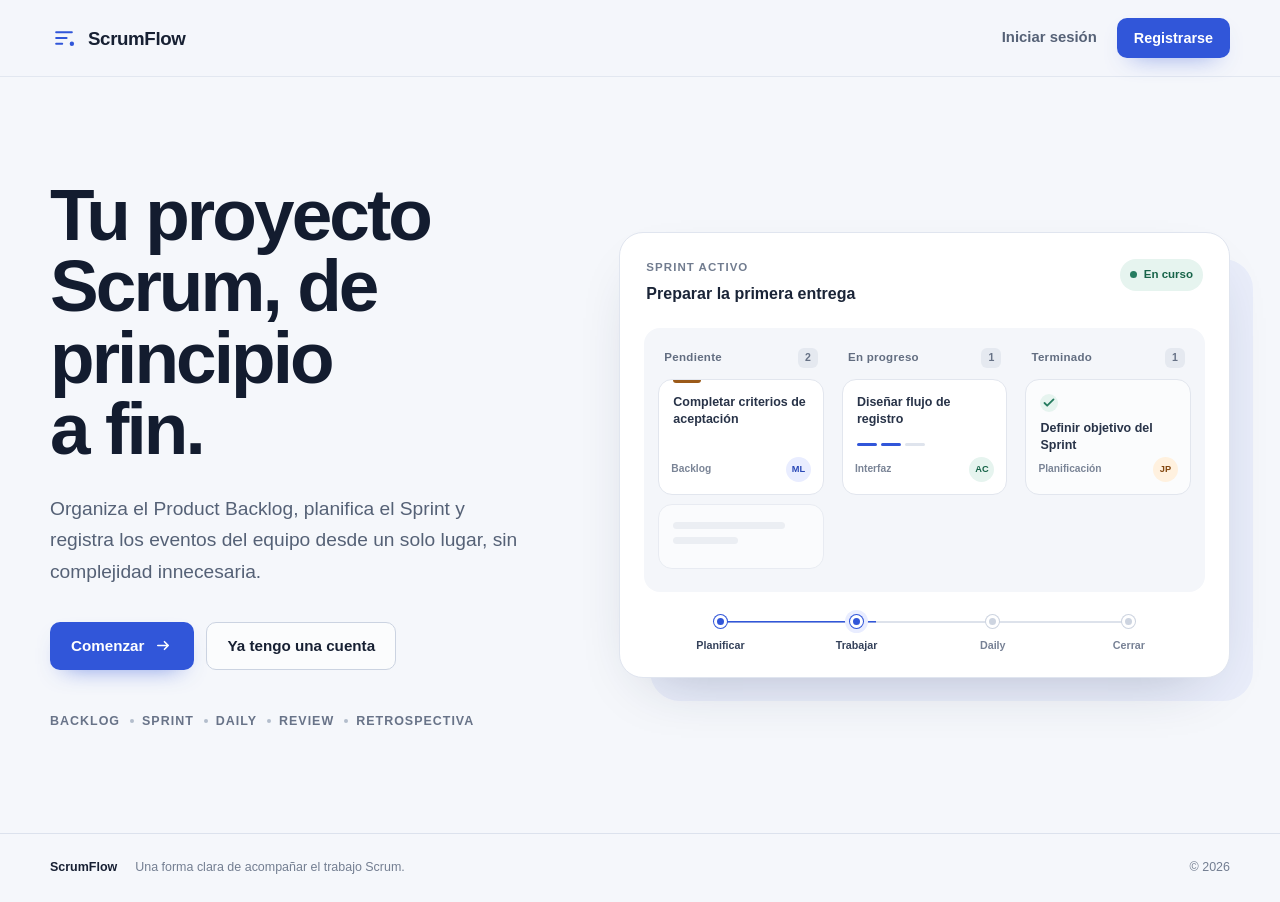
<file: frontend/index.html>
<!doctype html>
<html lang="es">
  <head>
    <meta charset="UTF-8">
    <meta name="viewport" content="width=device-width, initial-scale=1.0">
    <meta
      name="description"
      content="ScrumFlow reúne el Product Backlog, el Sprint y los eventos Scrum en un espacio claro para el equipo."
    >
    <meta name="theme-color" content="#f5f7fb">
    <title>ScrumFlow — Gestión Scrum clara y sencilla</title>
    <link rel="icon" href="data:image/svg+xml,%3Csvg xmlns='http://www.w3.org/2000/svg' viewBox='0 0 32 32'%3E%3Crect width='32' height='32' rx='8' fill='%233156d9'/%3E%3Cpath d='M8 10h16M8 16h10M8 22h6' stroke='white' stroke-width='2.5' stroke-linecap='round'/%3E%3Ccircle cx='24' cy='22' r='2.5' fill='white'/%3E%3C/svg%3E">
    <link rel="stylesheet" href="css/global.css">
    <link rel="stylesheet" href="css/paginas/inicio-publico.css">
    <script type="module" src="js/app.js"></script>
  </head>
  <body>
    <a class="saltar-contenido" href="#contenido-principal">Saltar al contenido principal</a>

    <header class="cabecera-publica">
      <div class="contenedor cabecera-publica__interior">
        <a class="marca" href="index.html" aria-label="ScrumFlow, página de inicio">
          <svg class="marca__simbolo" viewBox="0 0 32 32" aria-hidden="true">
            <path d="M7 9.5h18M7 16h12M7 22.5h7" />
            <circle cx="25" cy="22.5" r="2.5" />
          </svg>
          <span>ScrumFlow</span>
        </a>

        <nav class="acciones-acceso" aria-label="Acceso a la cuenta">
          <a class="enlace-acceso" href="login/">Iniciar sesión</a>
          <a class="boton boton--compacto" href="signup/">Registrarse</a>
        </nav>
      </div>
    </header>

    <main id="contenido-principal">
      <section class="portada contenedor" aria-labelledby="titulo-portada">
        <div class="portada__contenido">
          <h1 id="titulo-portada">Tu proyecto Scrum, de principio a fin.</h1>
          <p class="portada__descripcion">
            Organiza el Product Backlog, planifica el Sprint y registra los eventos del equipo desde un solo lugar, sin complejidad innecesaria.
          </p>

          <div class="portada__acciones" aria-label="Acciones principales">
            <a class="boton boton--principal" href="signup/">
              Comenzar
              <svg viewBox="0 0 20 20" aria-hidden="true">
                <path d="M4 10h11M11 6l4 4-4 4" />
              </svg>
            </a>
            <a class="boton boton--secundario" href="login/">Ya tengo una cuenta</a>
          </div>

          <ul class="flujo-resumido" aria-label="Áreas principales de ScrumFlow">
            <li>Backlog</li>
            <li>Sprint</li>
            <li>Daily</li>
            <li>Review</li>
            <li>Retrospectiva</li>
          </ul>
        </div>

        <div class="muestra-producto" aria-label="Vista ilustrativa del trabajo de un Sprint en ScrumFlow">
          <div class="muestra-producto__cabecera">
            <div>
              <span class="muestra-producto__etiqueta">Sprint activo</span>
              <p class="muestra-producto__objetivo">Preparar la primera entrega</p>
            </div>
            <span class="estado-sprint"><span aria-hidden="true"></span> En curso</span>
          </div>

          <div class="tablero" aria-label="Tablero de ejemplo">
            <section class="columna-tablero" aria-labelledby="pendiente-titulo">
              <header>
                <h2 id="pendiente-titulo">Pendiente</h2>
                <span>2</span>
              </header>
              <article class="tarea tarea--prioritaria">
                <p>Completar criterios de aceptación</p>
                <div class="tarea__pie">
                  <span class="tarea__tipo">Backlog</span>
                  <span class="avatar" aria-label="Asignado a ML">ML</span>
                </div>
              </article>
              <article class="tarea tarea--tenue" aria-hidden="true">
                <span></span><span></span>
              </article>
            </section>

            <section class="columna-tablero" aria-labelledby="progreso-titulo">
              <header>
                <h2 id="progreso-titulo">En progreso</h2>
                <span>1</span>
              </header>
              <article class="tarea">
                <p>Diseñar flujo de registro</p>
                <div class="tarea__avance" aria-label="Dos de tres tareas completadas">
                  <span></span><span></span><span></span>
                </div>
                <div class="tarea__pie">
                  <span class="tarea__tipo">Interfaz</span>
                  <span class="avatar avatar--verde" aria-label="Asignado a AC">AC</span>
                </div>
              </article>
            </section>

            <section class="columna-tablero" aria-labelledby="terminado-titulo">
              <header>
                <h2 id="terminado-titulo">Terminado</h2>
                <span>1</span>
              </header>
              <article class="tarea tarea--terminada">
                <svg viewBox="0 0 20 20" aria-hidden="true"><path d="m5 10 3 3 7-7" /></svg>
                <p>Definir objetivo del Sprint</p>
                <div class="tarea__pie">
                  <span class="tarea__tipo">Planificación</span>
                  <span class="avatar avatar--naranja" aria-label="Asignado a JP">JP</span>
                </div>
              </article>
            </section>
          </div>

          <div class="ruta-scrum" aria-label="Flujo del Sprint: planificación, trabajo, Daily y cierre">
            <div class="ruta-scrum__linea" aria-hidden="true"><span></span></div>
            <ol>
              <li class="ruta-scrum__paso ruta-scrum__paso--completo">
                <span aria-hidden="true"></span>
                <p>Planificar</p>
              </li>
              <li class="ruta-scrum__paso ruta-scrum__paso--activo">
                <span aria-hidden="true"></span>
                <p>Trabajar</p>
              </li>
              <li class="ruta-scrum__paso">
                <span aria-hidden="true"></span>
                <p>Daily</p>
              </li>
              <li class="ruta-scrum__paso">
                <span aria-hidden="true"></span>
                <p>Cerrar</p>
              </li>
            </ol>
          </div>
        </div>
      </section>
    </main>

    <footer class="pie-publico">
      <div class="contenedor pie-publico__interior">
        <p>ScrumFlow</p>
        <p>Una forma clara de acompañar el trabajo Scrum.</p>
        <span>© <span id="anio-actual">2026</span></span>
      </div>
    </footer>
  </body>
</html>
</file>
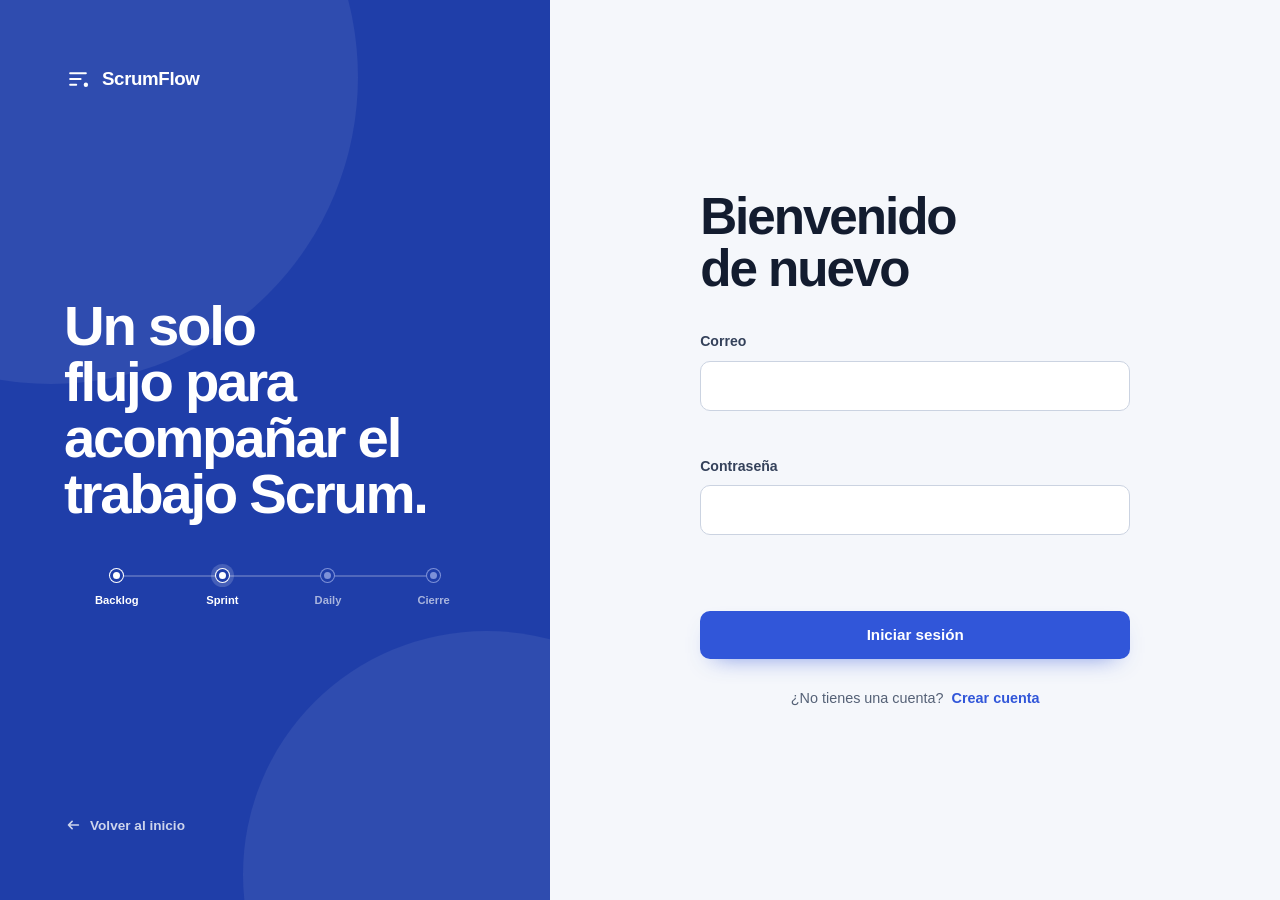
<file: frontend/login/index.html>
<!doctype html>
<html lang="es">
  <head>
    <meta charset="UTF-8">
    <meta name="viewport" content="width=device-width, initial-scale=1.0">
    <meta name="description" content="Inicia sesión en ScrumFlow para continuar con tu proyecto Scrum.">
    <meta name="theme-color" content="#f5f7fb">
    <title>Iniciar sesión | ScrumFlow</title>
    <link rel="icon" href="data:image/svg+xml,%3Csvg xmlns='http://www.w3.org/2000/svg' viewBox='0 0 32 32'%3E%3Crect width='32' height='32' rx='8' fill='%233156d9'/%3E%3Cpath d='M8 10h16M8 16h10M8 22h6' stroke='white' stroke-width='2.5' stroke-linecap='round'/%3E%3Ccircle cx='24' cy='22' r='2.5' fill='white'/%3E%3C/svg%3E">
    <link rel="stylesheet" href="../css/global.css">
    <link rel="stylesheet" href="../css/paginas/autenticacion.css">
    <script type="module" src="../js/paginas/autenticacion.js"></script>
  </head>
  <body data-auth-view="login">
    <a class="saltar-contenido" href="#contenido-principal">Saltar al contenido principal</a>
    <main id="contenido-principal" class="autenticacion" data-auth-root></main>
  </body>
</html>
</file>
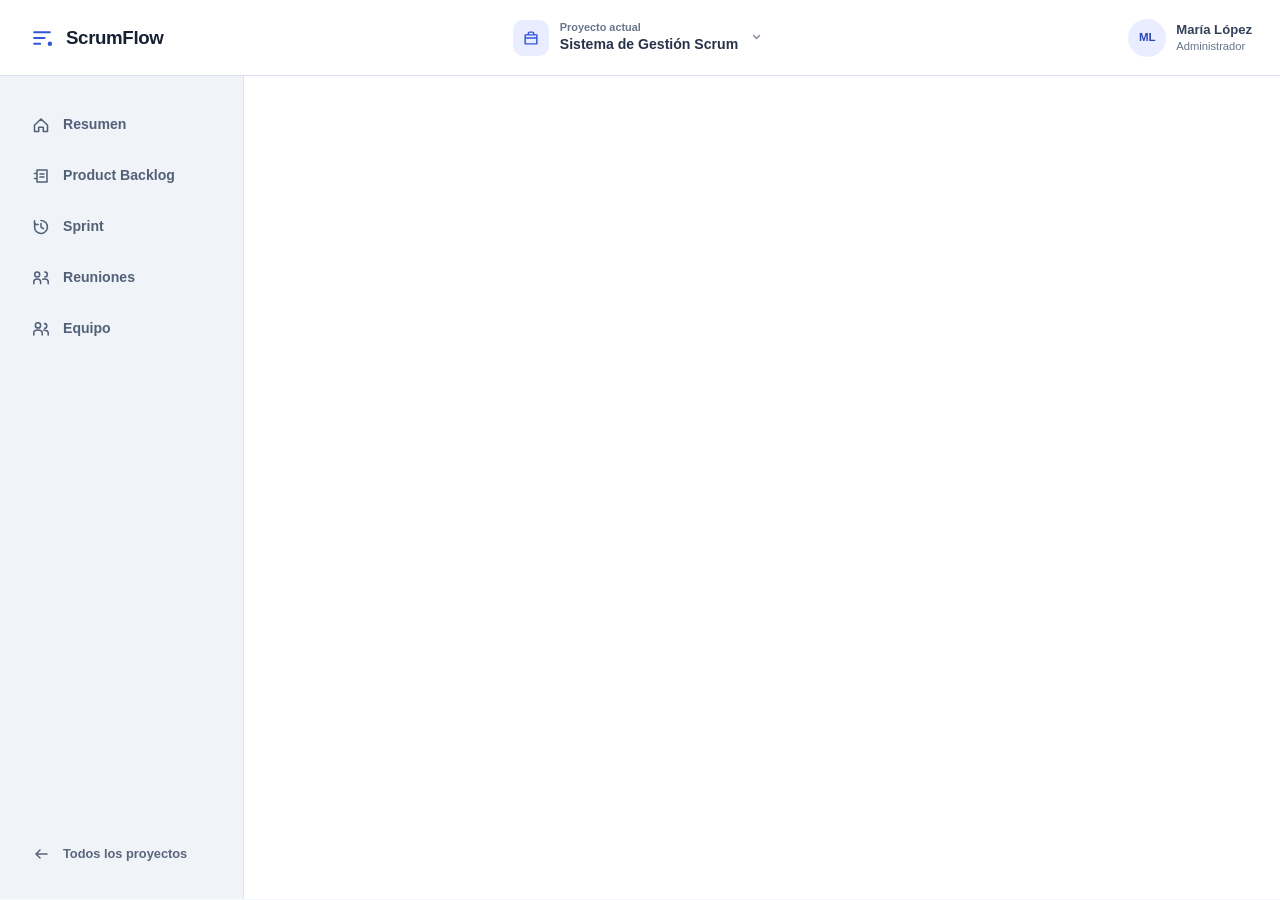
<file: frontend/proyecto/index.html>
<!doctype html>
<html lang="es">
  <head>
    <meta charset="UTF-8">
    <meta name="viewport" content="width=device-width, initial-scale=1.0">
    <meta name="description" content="Espacio de trabajo principal del proyecto en ScrumFlow.">
    <meta name="theme-color" content="#ffffff">
    <title>Resumen del proyecto | ScrumFlow</title>
    <link rel="icon" href="data:image/svg+xml,%3Csvg xmlns='http://www.w3.org/2000/svg' viewBox='0 0 32 32'%3E%3Crect width='32' height='32' rx='8' fill='%233156d9'/%3E%3Cpath d='M8 10h16M8 16h10M8 22h6' stroke='white' stroke-width='2.5' stroke-linecap='round'/%3E%3Ccircle cx='24' cy='22' r='2.5' fill='white'/%3E%3C/svg%3E">
    <link rel="stylesheet" href="../css/global.css">
    <link rel="stylesheet" href="../css/paginas/proyecto.css">
    <link rel="stylesheet" href="../css/paginas/resumen.css">
    <link rel="stylesheet" href="../css/paginas/backlog.css">
    <link rel="stylesheet" href="../css/paginas/sprint.css">
    <link rel="stylesheet" href="../css/paginas/reuniones.css">
    <link rel="stylesheet" href="../css/paginas/equipo.css">
    <script type="module" src="../js/paginas/proyecto.js"></script>
  </head>
  <body class="pagina-proyecto">
    <a class="saltar-contenido" href="#contenido-proyecto">Saltar al contenido principal</a>

    <header class="cabecera-proyecto">
      <a class="marca" href="../" aria-label="ScrumFlow, página de inicio">
        <svg class="marca__simbolo" viewBox="0 0 32 32" aria-hidden="true">
          <path d="M7 9.5h18M7 16h12M7 22.5h7"></path>
          <circle cx="25" cy="22.5" r="2.5"></circle>
        </svg>
        <span>ScrumFlow</span>
      </a>

      <a class="proyecto-actual" href="../proyectos/" aria-label="Cambiar de proyecto">
        <span class="proyecto-actual__simbolo" aria-hidden="true">
          <svg viewBox="0 0 20 20"><path d="M3.5 6.5h13v10h-13zM7 6.5V4.8c0-.7.6-1.3 1.3-1.3h3.4c.7 0 1.3.6 1.3 1.3v1.7M3.5 10h13"></path></svg>
        </span>
        <span class="proyecto-actual__texto">
          <span>Proyecto actual</span>
          <strong data-nombre-proyecto>Sistema de Gestión Scrum</strong>
        </span>
        <svg class="proyecto-actual__flecha" viewBox="0 0 16 16" aria-hidden="true"><path d="m5 6 3 3 3-3"></path></svg>
      </a>

      <div class="perfil-usuario" aria-label="Cuenta de usuario: María López">
        <span class="perfil-usuario__avatar" aria-hidden="true">ML</span>
        <span class="perfil-usuario__datos">
          <strong>María López</strong>
          <span>Administrador</span>
        </span>
      </div>
    </header>

    <div class="estructura-proyecto">
      <aside class="barra-lateral">
        <nav class="navegacion-proyecto" aria-label="Secciones del proyecto">
          <a class="navegacion-proyecto__enlace" href="#resumen" data-seccion="resumen">
            <svg viewBox="0 0 20 20" aria-hidden="true"><path d="M3.5 10.2 10 4l6.5 6.2v6.3h-4.2v-4.2H7.7v4.2H3.5z"></path></svg>
            <span>Resumen</span>
          </a>
          <a class="navegacion-proyecto__enlace" href="#product-backlog" data-seccion="product-backlog">
            <svg viewBox="0 0 20 20" aria-hidden="true"><path d="M6 4h10v12H6zM3.5 7.5H6M3.5 12.5H6M9 8h4M9 11h4"></path></svg>
            <span>Product Backlog</span>
          </a>
          <a class="navegacion-proyecto__enlace" href="#sprint" data-seccion="sprint">
            <svg viewBox="0 0 20 20" aria-hidden="true"><path d="M10 3.5a6.5 6.5 0 1 1-5.6 3.2M3.5 3.8v3.7h3.7M10 6.5V10l2.4 1.6"></path></svg>
            <span>Sprint</span>
          </a>
          <a class="navegacion-proyecto__enlace" href="#reuniones" data-seccion="reuniones">
            <svg viewBox="0 0 20 20" aria-hidden="true"><path d="M6.2 9a2.5 2.5 0 1 0 0-5 2.5 2.5 0 0 0 0 5ZM2.8 15.8v-2.1c0-1.6 1.5-2.8 3.4-2.8s3.4 1.2 3.4 2.8v2.1M13.8 9a2.5 2.5 0 1 0 0-5M11.8 11.2c.6-.2 1.2-.3 2-.3 1.9 0 3.4 1.2 3.4 2.8v2.1"></path></svg>
            <span>Reuniones</span>
          </a>
          <a class="navegacion-proyecto__enlace" href="#equipo" data-seccion="equipo">
            <svg viewBox="0 0 20 20" aria-hidden="true"><path d="M7 9a2.6 2.6 0 1 0 0-5.2A2.6 2.6 0 0 0 7 9ZM2.8 16v-2c0-1.7 1.8-3 4.2-3s4.2 1.3 4.2 3v2M13.5 9.2a2.3 2.3 0 1 0 0-4.6M12.8 11.2c2.5-.3 4.4.9 4.4 2.8v2"></path></svg>
            <span>Equipo</span>
          </a>
        </nav>

        <a class="volver-proyectos" href="../proyectos/">
          <svg viewBox="0 0 20 20" aria-hidden="true"><path d="M16 10H5M9 6l-4 4 4 4"></path></svg>
          <span>Todos los proyectos</span>
        </a>
      </aside>

      <main id="contenido-proyecto" class="contenido-proyecto" tabindex="-1" aria-live="polite">
        <div class="contenido-proyecto__interior" data-contenido-seccion></div>
      </main>
    </div>
  </body>
</html>
</file>
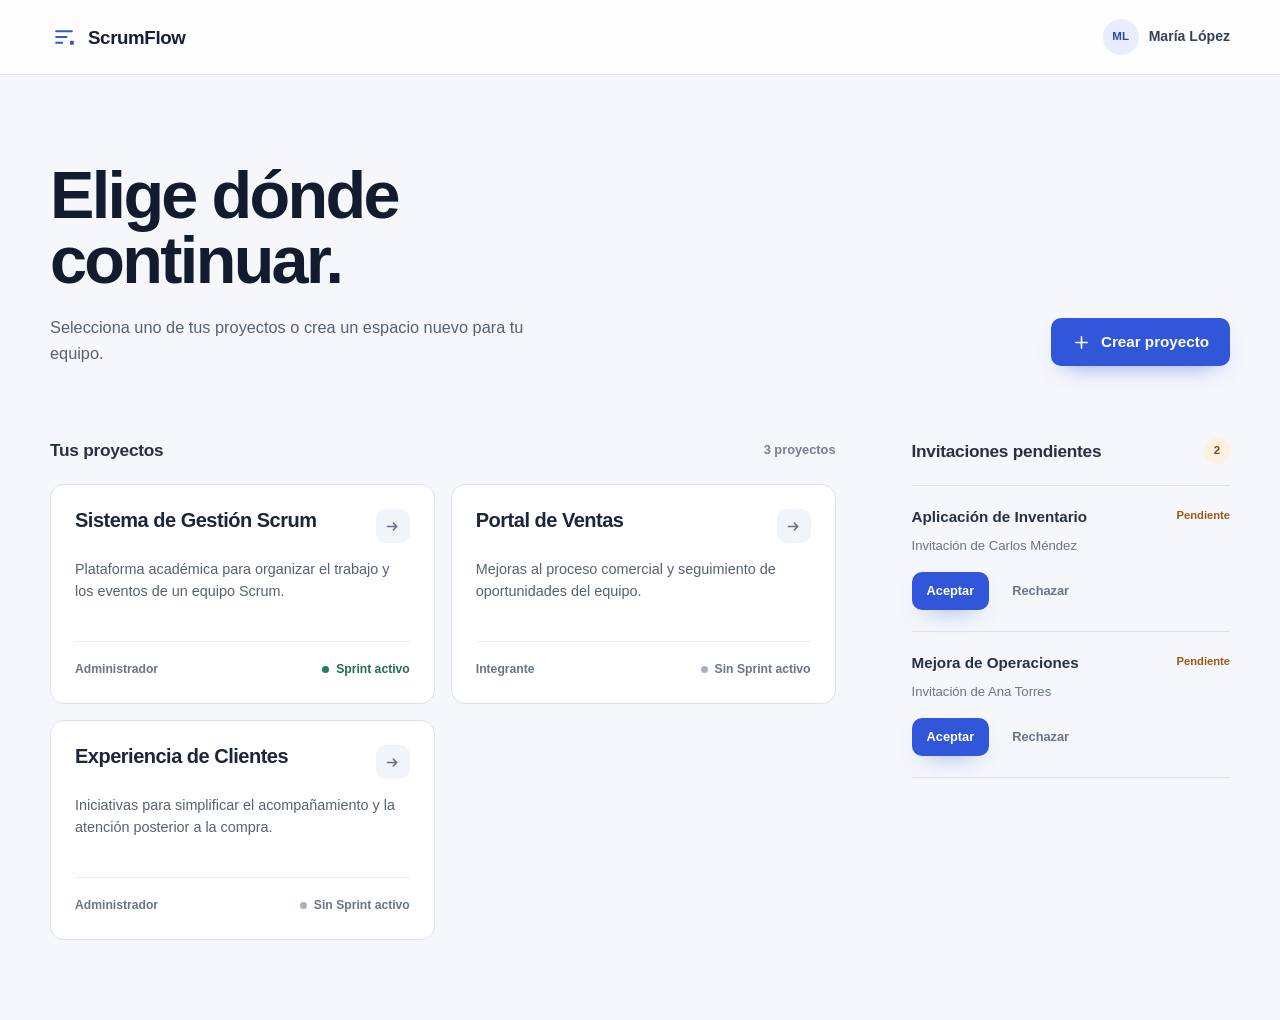
<file: frontend/proyectos/index.html>
<!doctype html>
<html lang="es">
  <head>
    <meta charset="UTF-8">
    <meta name="viewport" content="width=device-width, initial-scale=1.0">
    <meta name="description" content="Selecciona o crea un proyecto para continuar trabajando en ScrumFlow.">
    <meta name="theme-color" content="#f5f7fb">
    <title>Tus proyectos | ScrumFlow</title>
    <link rel="icon" href="data:image/svg+xml,%3Csvg xmlns='http://www.w3.org/2000/svg' viewBox='0 0 32 32'%3E%3Crect width='32' height='32' rx='8' fill='%233156d9'/%3E%3Cpath d='M8 10h16M8 16h10M8 22h6' stroke='white' stroke-width='2.5' stroke-linecap='round'/%3E%3Ccircle cx='24' cy='22' r='2.5' fill='white'/%3E%3C/svg%3E">
    <link rel="stylesheet" href="../css/global.css">
    <link rel="stylesheet" href="../css/paginas/proyectos.css">
    <script type="module" src="../js/paginas/proyectos.js"></script>
  </head>
  <body>
    <a class="saltar-contenido" href="#contenido-principal">Saltar al contenido principal</a>

    <header class="cabecera-aplicacion">
      <div class="contenedor cabecera-aplicacion__interior">
        <a class="marca" href="../" aria-label="ScrumFlow, página de inicio">
          <svg class="marca__simbolo" viewBox="0 0 32 32" aria-hidden="true">
            <path d="M7 9.5h18M7 16h12M7 22.5h7"></path>
            <circle cx="25" cy="22.5" r="2.5"></circle>
          </svg>
          <span>ScrumFlow</span>
        </a>

        <div class="perfil-usuario" aria-label="Cuenta de usuario">
          <span class="perfil-usuario__avatar" aria-hidden="true">ML</span>
          <span class="perfil-usuario__nombre">María López</span>
        </div>
      </div>
    </header>

    <main id="contenido-principal" class="contenedor selector-proyectos">
      <header class="selector-proyectos__cabecera">
        <div>
          <h1>Elige dónde continuar.</h1>
          <p>Selecciona uno de tus proyectos o crea un espacio nuevo para tu equipo.</p>
        </div>
        <button class="boton boton--principal" type="button" data-abrir-modal>
          <svg viewBox="0 0 20 20" aria-hidden="true"><path d="M10 4v12M4 10h12"></path></svg>
          Crear proyecto
        </button>
      </header>

      <div class="selector-proyectos__contenido">
        <section class="proyectos" aria-labelledby="titulo-proyectos">
          <div class="seccion-cabecera">
            <h2 id="titulo-proyectos">Tus proyectos</h2>
            <span class="seccion-cabecera__conteo" data-conteo-proyectos></span>
          </div>
          <div class="proyectos__lista" data-lista-proyectos></div>
        </section>

        <aside class="invitaciones" aria-labelledby="titulo-invitaciones">
          <div class="seccion-cabecera">
            <h2 id="titulo-invitaciones">Invitaciones pendientes</h2>
            <span class="insignia-conteo" data-conteo-invitaciones></span>
          </div>
          <div class="invitaciones__lista" data-lista-invitaciones></div>
          <p class="invitaciones__estado" data-estado-invitaciones role="status" aria-live="polite"></p>
        </aside>
      </div>
    </main>

    <dialog class="modal-proyecto" data-modal-proyecto aria-labelledby="titulo-modal-proyecto">
      <form class="modal-proyecto__contenido" data-formulario-proyecto novalidate>
        <header class="modal-proyecto__cabecera">
          <div>
            <h2 id="titulo-modal-proyecto">Crear proyecto</h2>
            <p>Empieza con un nombre claro. Podrás configurar el equipo dentro del proyecto.</p>
          </div>
          <button class="boton-icono" type="button" data-cerrar-modal aria-label="Cerrar modal">
            <svg viewBox="0 0 20 20" aria-hidden="true"><path d="m5 5 10 10M15 5 5 15"></path></svg>
          </button>
        </header>

        <div class="campo-proyecto">
          <label for="nombre-proyecto">Nombre del proyecto</label>
          <input id="nombre-proyecto" name="nombre" type="text" maxlength="150" autocomplete="off" required aria-describedby="nombre-proyecto-error">
          <span class="campo-proyecto__error" id="nombre-proyecto-error" aria-live="polite"></span>
        </div>

        <div class="campo-proyecto">
          <label for="descripcion-proyecto">Descripción <span>Opcional</span></label>
          <textarea id="descripcion-proyecto" name="descripcion" rows="4" maxlength="320" placeholder="¿Qué quiere lograr este equipo?"></textarea>
        </div>

        <p class="modal-proyecto__estado" role="status" aria-live="polite"></p>

        <footer class="modal-proyecto__acciones">
          <button class="boton boton--secundario" type="button" data-cerrar-modal>Cancelar</button>
          <button class="boton boton--principal" type="submit">Crear proyecto</button>
        </footer>
      </form>
    </dialog>
  </body>
</html>
</file>
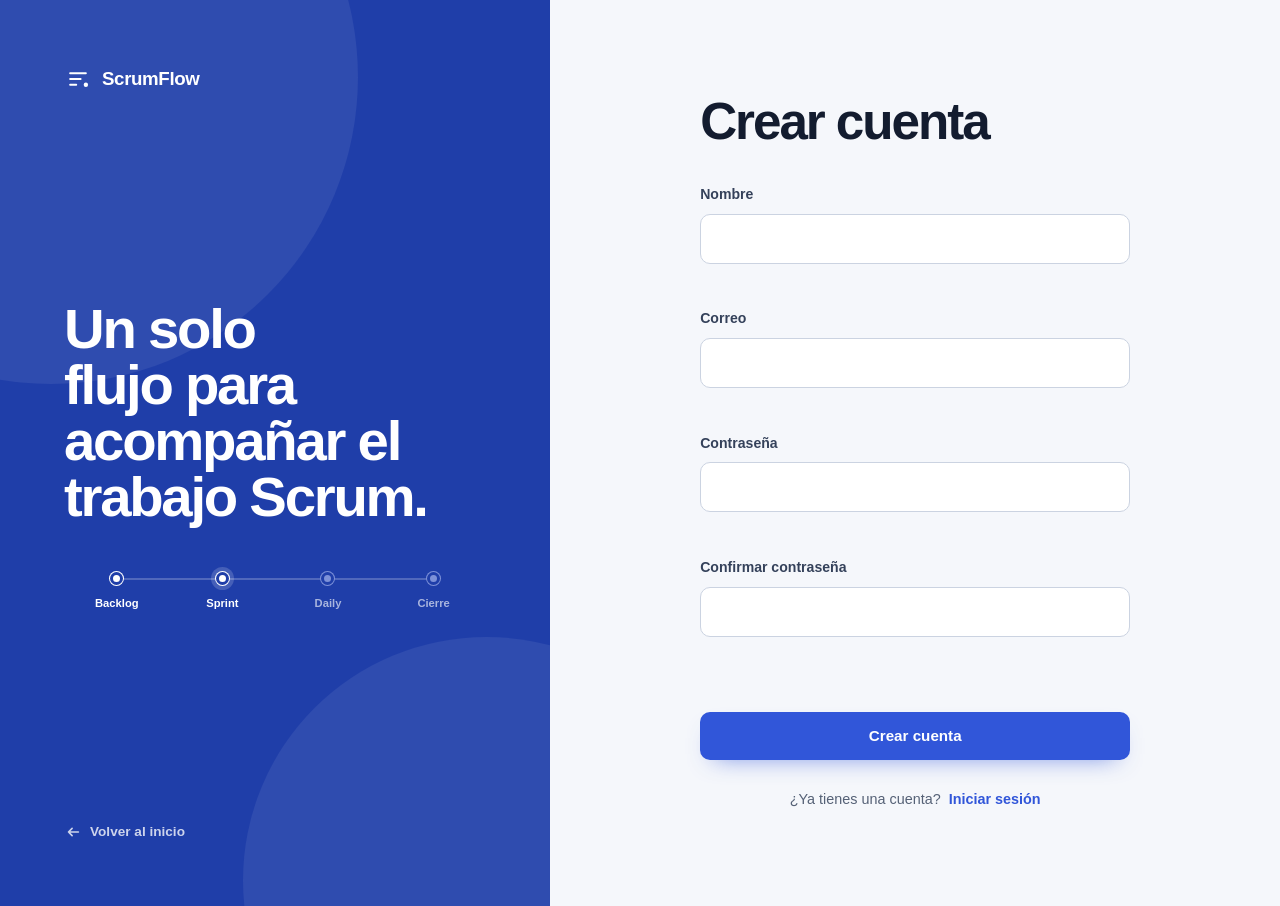
<file: frontend/signup/index.html>
<!doctype html>
<html lang="es">
  <head>
    <meta charset="UTF-8">
    <meta name="viewport" content="width=device-width, initial-scale=1.0">
    <meta name="description" content="Crea tu cuenta de ScrumFlow y prepara el espacio de trabajo de tu equipo.">
    <meta name="theme-color" content="#f5f7fb">
    <title>Crear cuenta | ScrumFlow</title>
    <link rel="icon" href="data:image/svg+xml,%3Csvg xmlns='http://www.w3.org/2000/svg' viewBox='0 0 32 32'%3E%3Crect width='32' height='32' rx='8' fill='%233156d9'/%3E%3Cpath d='M8 10h16M8 16h10M8 22h6' stroke='white' stroke-width='2.5' stroke-linecap='round'/%3E%3Ccircle cx='24' cy='22' r='2.5' fill='white'/%3E%3C/svg%3E">
    <link rel="stylesheet" href="../css/global.css">
    <link rel="stylesheet" href="../css/paginas/autenticacion.css">
    <script type="module" src="../js/paginas/autenticacion.js"></script>
  </head>
  <body data-auth-view="signup">
    <a class="saltar-contenido" href="#contenido-principal">Saltar al contenido principal</a>
    <main id="contenido-principal" class="autenticacion" data-auth-root></main>
  </body>
</html>
</file>
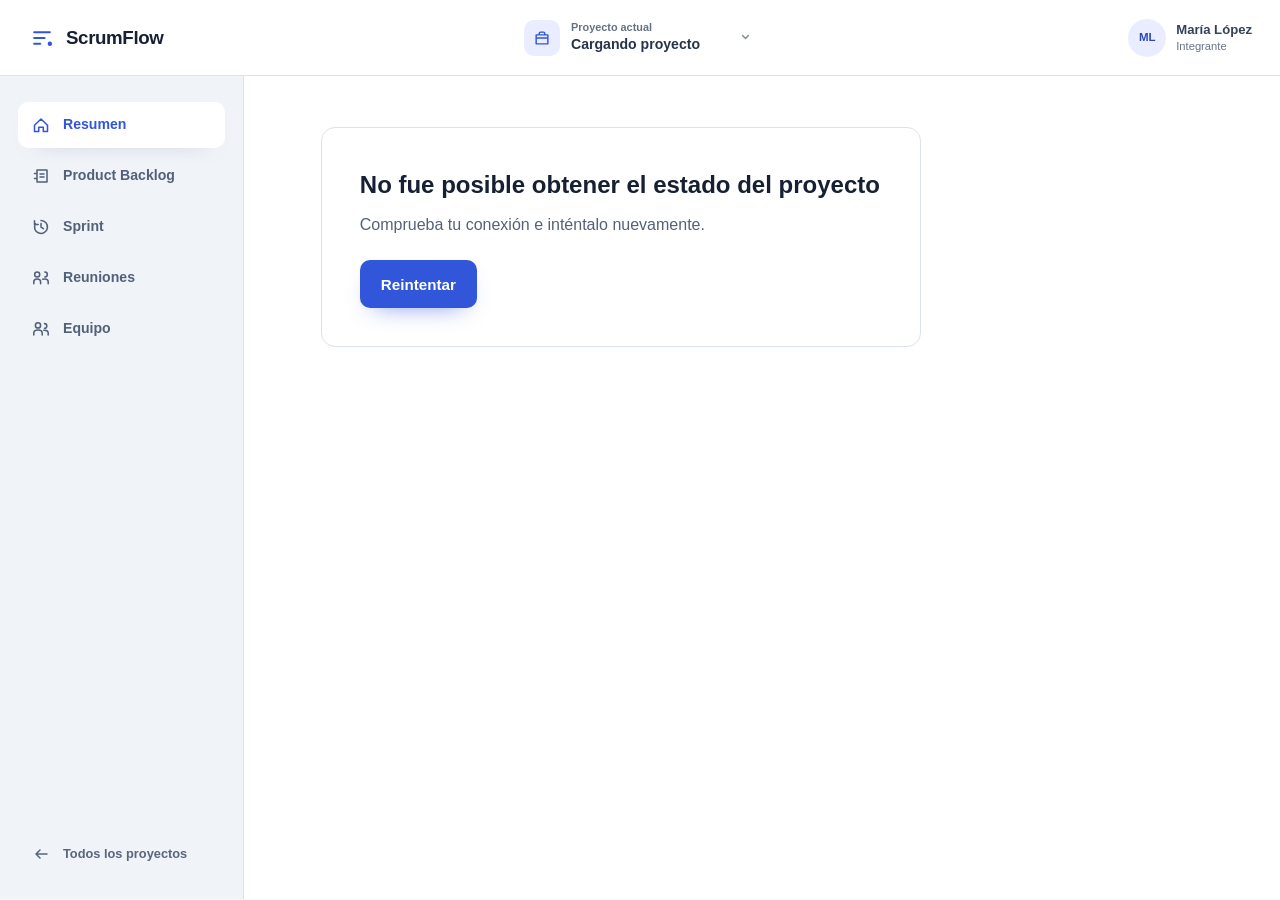
<file: frontend/paginas/resumen.html>
<!doctype html>
<html lang="es">
  <head>
    <meta charset="UTF-8">
    <meta name="viewport" content="width=device-width, initial-scale=1.0">
    <meta name="description" content="Estado actual y siguiente actividad recomendada del proyecto en ScrumFlow.">
    <meta name="theme-color" content="#ffffff">
    <title>Resumen del proyecto | ScrumFlow</title>
    <link rel="icon" href="data:image/svg+xml,%3Csvg xmlns='http://www.w3.org/2000/svg' viewBox='0 0 32 32'%3E%3Crect width='32' height='32' rx='8' fill='%233156d9'/%3E%3Cpath d='M8 10h16M8 16h10M8 22h6' stroke='white' stroke-width='2.5' stroke-linecap='round'/%3E%3Ccircle cx='24' cy='22' r='2.5' fill='white'/%3E%3C/svg%3E">
    <link rel="stylesheet" href="../css/global.css">
    <link rel="stylesheet" href="../css/paginas/proyecto.css">
    <link rel="stylesheet" href="../css/paginas/resumen.css">
    <script type="module" src="../js/paginas/resumen.js"></script>
  </head>
  <body class="pagina-proyecto pagina-resumen">
    <a class="saltar-contenido" href="#contenido-proyecto">Saltar al contenido principal</a>

    <header class="cabecera-proyecto">
      <a class="marca" href="../" aria-label="ScrumFlow, página de inicio">
        <svg class="marca__simbolo" viewBox="0 0 32 32" aria-hidden="true">
          <path d="M7 9.5h18M7 16h12M7 22.5h7"></path>
          <circle cx="25" cy="22.5" r="2.5"></circle>
        </svg>
        <span>ScrumFlow</span>
      </a>

      <a class="proyecto-actual" href="../proyectos/" aria-label="Cambiar de proyecto">
        <span class="proyecto-actual__simbolo" aria-hidden="true">
          <svg viewBox="0 0 20 20"><path d="M3.5 6.5h13v10h-13zM7 6.5V4.8c0-.7.6-1.3 1.3-1.3h3.4c.7 0 1.3.6 1.3 1.3v1.7M3.5 10h13"></path></svg>
        </span>
        <span class="proyecto-actual__texto">
          <span>Proyecto actual</span>
          <strong data-nombre-proyecto>Cargando proyecto</strong>
        </span>
        <svg class="proyecto-actual__flecha" viewBox="0 0 16 16" aria-hidden="true"><path d="m5 6 3 3 3-3"></path></svg>
      </a>

      <div class="perfil-usuario" aria-label="Cuenta de usuario: María López">
        <span class="perfil-usuario__avatar" aria-hidden="true">ML</span>
        <span class="perfil-usuario__datos">
          <strong>María López</strong>
          <span data-rol-usuario>Integrante</span>
        </span>
      </div>
    </header>

    <div class="estructura-proyecto">
      <aside class="barra-lateral">
        <nav class="navegacion-proyecto" aria-label="Secciones del proyecto">
          <a class="navegacion-proyecto__enlace" href="resumen.html" aria-current="page" data-enlace-resumen>
            <svg viewBox="0 0 20 20" aria-hidden="true"><path d="M3.5 10.2 10 4l6.5 6.2v6.3h-4.2v-4.2H7.7v4.2H3.5z"></path></svg>
            <span>Resumen</span>
          </a>
          <a class="navegacion-proyecto__enlace" href="../proyecto/#product-backlog" data-destino-seccion="product-backlog">
            <svg viewBox="0 0 20 20" aria-hidden="true"><path d="M6 4h10v12H6zM3.5 7.5H6M3.5 12.5H6M9 8h4M9 11h4"></path></svg>
            <span>Product Backlog</span>
          </a>
          <a class="navegacion-proyecto__enlace" href="../proyecto/#sprint" data-destino-seccion="sprint">
            <svg viewBox="0 0 20 20" aria-hidden="true"><path d="M10 3.5a6.5 6.5 0 1 1-5.6 3.2M3.5 3.8v3.7h3.7M10 6.5V10l2.4 1.6"></path></svg>
            <span>Sprint</span>
          </a>
          <a class="navegacion-proyecto__enlace" href="../proyecto/#reuniones" data-destino-seccion="reuniones">
            <svg viewBox="0 0 20 20" aria-hidden="true"><path d="M6.2 9a2.5 2.5 0 1 0 0-5 2.5 2.5 0 0 0 0 5ZM2.8 15.8v-2.1c0-1.6 1.5-2.8 3.4-2.8s3.4 1.2 3.4 2.8v2.1M13.8 9a2.5 2.5 0 1 0 0-5M11.8 11.2c.6-.2 1.2-.3 2-.3 1.9 0 3.4 1.2 3.4 2.8v2.1"></path></svg>
            <span>Reuniones</span>
          </a>
          <a class="navegacion-proyecto__enlace" href="../proyecto/#equipo" data-destino-seccion="equipo">
            <svg viewBox="0 0 20 20" aria-hidden="true"><path d="M7 9a2.6 2.6 0 1 0 0-5.2A2.6 2.6 0 0 0 7 9ZM2.8 16v-2c0-1.7 1.8-3 4.2-3s4.2 1.3 4.2 3v2M13.5 9.2a2.3 2.3 0 1 0 0-4.6M12.8 11.2c2.5-.3 4.4.9 4.4 2.8v2"></path></svg>
            <span>Equipo</span>
          </a>
        </nav>

        <a class="volver-proyectos" href="../proyectos/">
          <svg viewBox="0 0 20 20" aria-hidden="true"><path d="M16 10H5M9 6l-4 4 4 4"></path></svg>
          <span>Todos los proyectos</span>
        </a>
      </aside>

      <main id="contenido-proyecto" class="contenido-proyecto" tabindex="-1">
        <div class="contenido-proyecto__interior resumen" data-resumen aria-live="polite" aria-busy="true">
          <div class="resumen-cargando" role="status">
            <span class="resumen-cargando__indicador" aria-hidden="true"></span>
            <p>Preparando el estado del proyecto...</p>
          </div>
        </div>
      </main>
    </div>
  </body>
</html>
</file>
<file: frontend/css/global.css>
:root {
  color-scheme: light;
  --color-fondo: #f5f7fb;
  --color-superficie: #ffffff;
  --color-texto: #172033;
  --color-texto-secundario: #556176;
  --color-borde: #dce2ed;
  --color-borde-fuerte: #cbd3e1;
  --color-primario: #3156d9;
  --color-primario-hover: #2748bd;
  --color-primario-suave: #e9edff;
  --color-exito: #267c60;
  --color-exito-suave: #e6f4ef;
  --color-atencion: #9b5a19;
  --color-atencion-suave: #fff1df;
  --sombra-elevada: 0 24px 60px -32px rgb(29 42 74 / 32%);
  --radio-sm: 10px;
  --radio-md: 14px;
  --radio-lg: 24px;
  --ancho-contenido: 1180px;
  --fuente-texto: "Aptos", "Segoe UI Variable Text", "Segoe UI", sans-serif;
  --fuente-titulo: "Aptos Display", "Segoe UI Variable Display", "Segoe UI", sans-serif;
}

*,
*::before,
*::after {
  box-sizing: border-box;
}

html {
  min-width: 320px;
  scroll-behavior: smooth;
}

body {
  min-height: 100vh;
  min-height: 100svh;
  margin: 0;
  background: var(--color-fondo);
  color: var(--color-texto);
  font-family: var(--fuente-texto);
  font-size: 16px;
  line-height: 1.55;
  text-rendering: optimizeLegibility;
  -webkit-font-smoothing: antialiased;
}

body::selection {
  background: var(--color-primario);
  color: #ffffff;
}

a {
  color: inherit;
  text-decoration-thickness: 1px;
  text-underline-offset: 0.2em;
}

button,
input,
textarea,
select {
  font: inherit;
}

svg {
  display: block;
}

:focus-visible {
  outline: 3px solid rgb(49 86 217 / 38%);
  outline-offset: 3px;
}

.contenedor {
  width: min(calc(100% - 48px), var(--ancho-contenido));
  margin-inline: auto;
}

.saltar-contenido {
  position: fixed;
  z-index: 100;
  top: 12px;
  left: 12px;
  padding: 10px 14px;
  border-radius: var(--radio-sm);
  background: var(--color-texto);
  color: #ffffff;
  font-weight: 700;
  transform: translateY(-160%);
  transition: transform 160ms ease-out;
}

.saltar-contenido:focus {
  transform: translateY(0);
}

.boton {
  display: inline-flex;
  min-height: 48px;
  align-items: center;
  justify-content: center;
  gap: 10px;
  padding: 0 20px;
  border: 1px solid transparent;
  border-radius: var(--radio-sm);
  font-size: 0.95rem;
  font-weight: 750;
  line-height: 1;
  text-decoration: none;
  transition:
    background-color 160ms ease-out,
    border-color 160ms ease-out,
    color 160ms ease-out,
    box-shadow 160ms ease-out,
    transform 160ms ease-out;
}

.boton:hover {
  transform: translateY(-1px);
}

.boton:active {
  transform: translateY(0);
}

.boton svg {
  width: 19px;
  height: 19px;
  fill: none;
  stroke: currentColor;
  stroke-linecap: round;
  stroke-linejoin: round;
  stroke-width: 1.7;
}

.boton--principal,
.boton--compacto {
  background: var(--color-primario);
  color: #ffffff;
  box-shadow: 0 10px 24px -14px rgb(49 86 217 / 78%);
}

.boton--principal:hover,
.boton--compacto:hover {
  background: var(--color-primario-hover);
}

.boton--secundario {
  border-color: var(--color-borde-fuerte);
  background: rgb(255 255 255 / 62%);
  color: var(--color-texto);
}

.boton--secundario:hover {
  border-color: #aeb9cc;
  background: #ffffff;
}

.boton--compacto {
  min-height: 40px;
  padding-inline: 16px;
  font-size: 0.9rem;
}

@media (max-width: 640px) {
  .contenedor {
    width: min(calc(100% - 32px), var(--ancho-contenido));
  }
}

@media (prefers-reduced-motion: reduce) {
  html {
    scroll-behavior: auto;
  }

  *,
  *::before,
  *::after {
    scroll-behavior: auto !important;
    transition-duration: 0.01ms !important;
    animation-duration: 0.01ms !important;
    animation-iteration-count: 1 !important;
  }
}
</file>
<file: frontend/css/paginas/inicio-publico.css>
.cabecera-publica {
  position: relative;
  z-index: 10;
  border-bottom: 1px solid rgb(220 226 237 / 75%);
  background: rgb(245 247 251 / 92%);
}

.cabecera-publica__interior {
  display: flex;
  min-height: 76px;
  align-items: center;
  justify-content: space-between;
  gap: 24px;
}

.marca {
  display: inline-flex;
  align-items: center;
  gap: 10px;
  color: var(--color-texto);
  font-family: var(--fuente-titulo);
  font-size: 1.17rem;
  font-weight: 800;
  letter-spacing: -0.02em;
  text-decoration: none;
}

.marca__simbolo {
  width: 28px;
  height: 28px;
  fill: none;
  stroke: var(--color-primario);
  stroke-linecap: round;
  stroke-width: 2.2;
}

.marca__simbolo circle {
  fill: var(--color-primario);
  stroke: none;
}

.acciones-acceso {
  display: flex;
  align-items: center;
  gap: 20px;
}

.enlace-acceso {
  color: var(--color-texto-secundario);
  font-size: 0.93rem;
  font-weight: 700;
  text-decoration: none;
  transition: color 150ms ease-out;
}

.enlace-acceso:hover {
  color: var(--color-primario);
}

.portada {
  display: grid;
  min-height: calc(100svh - 144px);
  grid-template-columns: minmax(0, 0.88fr) minmax(520px, 1.12fr);
  align-items: center;
  gap: clamp(48px, 7vw, 92px);
  padding-block: clamp(64px, 9vh, 104px);
}

.portada__contenido {
  max-width: 590px;
}

.portada h1 {
  max-width: 10.5ch;
  margin: 0;
  color: #131c2f;
  font-family: var(--fuente-titulo);
  font-size: clamp(3.25rem, 5.7vw, 5.7rem);
  font-weight: 800;
  letter-spacing: -0.04em;
  line-height: 0.98;
  text-wrap: balance;
}

.portada__descripcion {
  max-width: 58ch;
  margin: 28px 0 0;
  color: var(--color-texto-secundario);
  font-size: clamp(1.05rem, 1.6vw, 1.2rem);
  line-height: 1.65;
}

.portada__acciones {
  display: flex;
  flex-wrap: wrap;
  gap: 12px;
  margin-top: 34px;
}

.flujo-resumido {
  display: flex;
  flex-wrap: wrap;
  align-items: center;
  gap: 9px 22px;
  margin: 42px 0 0;
  padding: 0;
  color: #687388;
  font-size: 0.78rem;
  font-weight: 750;
  letter-spacing: 0.08em;
  list-style: none;
  text-transform: uppercase;
}

.flujo-resumido li {
  position: relative;
}

.flujo-resumido li:not(:last-child)::after {
  position: absolute;
  top: 50%;
  right: -14px;
  width: 4px;
  height: 4px;
  border-radius: 50%;
  background: #b3bdcc;
  content: "";
  transform: translateY(-50%);
}

.muestra-producto {
  position: relative;
  min-width: 0;
  padding: 24px;
  border: 1px solid #e0e5ef;
  border-radius: var(--radio-lg);
  background: var(--color-superficie);
  box-shadow: var(--sombra-elevada);
}

.muestra-producto::before {
  position: absolute;
  z-index: -1;
  inset: 26px -24px -24px 30px;
  border-radius: 30px;
  background: #e9edfa;
  content: "";
}

.muestra-producto__cabecera {
  display: flex;
  align-items: flex-start;
  justify-content: space-between;
  gap: 18px;
  padding: 2px 2px 21px;
}

.muestra-producto__etiqueta {
  display: block;
  margin-bottom: 5px;
  color: #717c8f;
  font-size: 0.72rem;
  font-weight: 800;
  letter-spacing: 0.09em;
  text-transform: uppercase;
}

.muestra-producto__objetivo {
  margin: 0;
  color: #1a2437;
  font-size: 1rem;
  font-weight: 750;
}

.estado-sprint {
  display: inline-flex;
  flex: 0 0 auto;
  align-items: center;
  gap: 7px;
  padding: 7px 10px;
  border-radius: 999px;
  background: var(--color-exito-suave);
  color: #176449;
  font-size: 0.72rem;
  font-weight: 800;
}

.estado-sprint span {
  width: 7px;
  height: 7px;
  border-radius: 50%;
  background: var(--color-exito);
}

.tablero {
  display: grid;
  grid-template-columns: repeat(3, minmax(0, 1fr));
  gap: 10px;
  padding: 10px;
  border-radius: 16px;
  background: #f4f6fa;
}

.columna-tablero {
  min-width: 0;
  padding: 4px;
}

.columna-tablero > header {
  display: flex;
  align-items: center;
  justify-content: space-between;
  gap: 8px;
  padding: 6px 6px 11px;
}

.columna-tablero h2 {
  overflow: hidden;
  margin: 0;
  color: #626d80;
  font-size: 0.72rem;
  font-weight: 800;
  letter-spacing: 0.025em;
  text-overflow: ellipsis;
  white-space: nowrap;
}

.columna-tablero header > span {
  display: grid;
  width: 20px;
  height: 20px;
  flex: 0 0 auto;
  place-items: center;
  border-radius: 6px;
  background: #e5e9f0;
  color: #667185;
  font-size: 0.66rem;
  font-variant-numeric: tabular-nums;
  font-weight: 800;
}

.tarea {
  position: relative;
  min-height: 116px;
  margin-bottom: 9px;
  padding: 14px;
  border: 1px solid #e2e6ee;
  border-radius: var(--radio-md);
  background: #ffffff;
}

.tarea--prioritaria::before {
  position: absolute;
  top: 0;
  left: 14px;
  width: 28px;
  height: 3px;
  border-radius: 0 0 3px 3px;
  background: var(--color-atencion);
  content: "";
}

.tarea p {
  margin: 0;
  color: #283348;
  font-size: 0.78rem;
  font-weight: 720;
  line-height: 1.38;
}

.tarea__pie {
  position: absolute;
  right: 12px;
  bottom: 12px;
  left: 12px;
  display: flex;
  align-items: center;
  justify-content: space-between;
  gap: 8px;
}

.tarea__tipo {
  overflow: hidden;
  color: #7a8496;
  font-size: 0.64rem;
  font-weight: 700;
  text-overflow: ellipsis;
  white-space: nowrap;
}

.avatar {
  display: grid;
  width: 25px;
  height: 25px;
  flex: 0 0 auto;
  place-items: center;
  border-radius: 50%;
  background: var(--color-primario-suave);
  color: #2a49b7;
  font-size: 0.58rem;
  font-weight: 850;
}

.avatar--verde {
  background: var(--color-exito-suave);
  color: #176449;
}

.avatar--naranja {
  background: var(--color-atencion-suave);
  color: #83470f;
}

.tarea__avance {
  display: flex;
  gap: 4px;
  margin-top: 15px;
}

.tarea__avance span {
  width: 20px;
  height: 3px;
  border-radius: 2px;
  background: var(--color-primario);
}

.tarea__avance span:last-child {
  background: #dfe4ed;
}

.tarea--terminada {
  background: #fbfcfd;
}

.tarea--terminada > svg {
  width: 18px;
  height: 18px;
  margin-bottom: 8px;
  border-radius: 50%;
  background: var(--color-exito-suave);
  fill: none;
  stroke: var(--color-exito);
  stroke-linecap: round;
  stroke-linejoin: round;
  stroke-width: 2;
}

.tarea--tenue {
  min-height: 65px;
  opacity: 0.63;
}

.tarea--tenue span {
  display: block;
  width: 82%;
  height: 7px;
  margin: 3px 0 8px;
  border-radius: 4px;
  background: #e7eaf0;
}

.tarea--tenue span:last-child {
  width: 48%;
}

.ruta-scrum {
  position: relative;
  margin-top: 23px;
  padding-inline: 8px;
}

.ruta-scrum ol {
  position: relative;
  display: grid;
  grid-template-columns: repeat(4, 1fr);
  margin: 0;
  padding: 0;
  list-style: none;
}

.ruta-scrum__linea {
  position: absolute;
  top: 6px;
  right: calc(12.5% + 9px);
  left: calc(12.5% + 9px);
  height: 2px;
  overflow: hidden;
  background: #dde2eb;
}

.ruta-scrum__linea span {
  display: block;
  width: 38%;
  height: 100%;
  background: var(--color-primario);
  animation: revelar-ruta 900ms 220ms cubic-bezier(0.16, 1, 0.3, 1) both;
}

.ruta-scrum__paso {
  position: relative;
  z-index: 1;
  text-align: center;
}

.ruta-scrum__paso > span {
  display: block;
  width: 13px;
  height: 13px;
  margin: 0 auto;
  border: 3px solid #ffffff;
  border-radius: 50%;
  background: #cdd4e0;
  box-shadow: 0 0 0 1px #cdd4e0;
}

.ruta-scrum__paso--completo > span,
.ruta-scrum__paso--activo > span {
  background: var(--color-primario);
  box-shadow: 0 0 0 1px var(--color-primario);
}

.ruta-scrum__paso--activo > span {
  box-shadow: 0 0 0 1px var(--color-primario), 0 0 0 5px var(--color-primario-suave);
}

.ruta-scrum__paso p {
  margin: 9px 0 0;
  color: #778195;
  font-size: 0.67rem;
  font-weight: 750;
}

.ruta-scrum__paso--completo p,
.ruta-scrum__paso--activo p {
  color: #34415a;
}

.pie-publico {
  border-top: 1px solid var(--color-borde);
}

.pie-publico__interior {
  display: flex;
  min-height: 68px;
  align-items: center;
  gap: 18px;
  color: #737e91;
  font-size: 0.78rem;
}

.pie-publico__interior p,
.pie-publico__interior span {
  margin: 0;
}

.pie-publico__interior p:first-child {
  color: var(--color-texto);
  font-weight: 800;
}

.pie-publico__interior span:last-child {
  margin-left: auto;
}

@keyframes revelar-ruta {
  from { clip-path: inset(0 100% 0 0); }
  to { clip-path: inset(0 0 0 0); }
}

@media (max-width: 1040px) {
  .portada {
    grid-template-columns: minmax(0, 0.85fr) minmax(440px, 1.15fr);
    gap: 44px;
  }

  .portada h1 {
    font-size: clamp(3.15rem, 6vw, 4.7rem);
  }

  .muestra-producto {
    padding: 19px;
  }

  .tarea {
    padding: 12px;
  }
}

@media (max-width: 860px) {
  .portada {
    min-height: auto;
    grid-template-columns: 1fr;
    gap: 56px;
    padding-block: 68px 82px;
  }

  .portada__contenido {
    max-width: 660px;
  }

  .portada h1 {
    max-width: 11ch;
    font-size: clamp(3.5rem, 10vw, 5.4rem);
  }

  .muestra-producto {
    width: min(100%, 660px);
    margin-inline: auto;
  }
}

@media (max-width: 640px) {
  .cabecera-publica__interior {
    min-height: 68px;
  }

  .acciones-acceso {
    gap: 12px;
  }

  .enlace-acceso {
    font-size: 0.84rem;
  }

  .boton--compacto {
    display: none;
  }

  .portada {
    gap: 46px;
    padding-block: 52px 66px;
  }

  .portada h1 {
    max-width: 10ch;
    font-size: clamp(3.05rem, 15vw, 4.3rem);
  }

  .portada__descripcion {
    margin-top: 22px;
    font-size: 1rem;
  }

  .portada__acciones {
    display: grid;
    grid-template-columns: 1fr;
    margin-top: 28px;
  }

  .flujo-resumido {
    display: grid;
    grid-template-columns: repeat(3, max-content);
    margin-top: 34px;
  }

  .flujo-resumido li::after {
    display: none;
  }

  .muestra-producto {
    padding: 16px;
    border-radius: 20px;
  }

  .muestra-producto::before {
    inset: 18px -10px -14px 18px;
  }

  .tablero {
    grid-template-columns: 1fr;
  }

  .columna-tablero:nth-child(2),
  .columna-tablero:nth-child(3) {
    display: none;
  }

  .columna-tablero > header {
    padding-inline: 4px;
  }

  .tarea--tenue {
    display: none;
  }

  .muestra-producto__objetivo {
    font-size: 0.9rem;
  }

  .estado-sprint {
    padding-inline: 8px;
  }

  .pie-publico__interior {
    min-height: 88px;
    flex-wrap: wrap;
    align-content: center;
    gap: 3px 14px;
  }

  .pie-publico__interior p:nth-child(2) {
    width: 100%;
    order: 3;
  }
}

@media (max-width: 390px) {
  .marca {
    font-size: 1.05rem;
  }

  .marca__simbolo {
    width: 25px;
    height: 25px;
  }

  .portada h1 {
    font-size: 2.85rem;
  }

  .flujo-resumido {
    grid-template-columns: repeat(2, max-content);
  }
}
</file>
<file: frontend/css/paginas/autenticacion.css>
.autenticacion {
  display: grid;
  min-height: 100vh;
  min-height: 100svh;
  grid-template-columns: minmax(360px, 0.86fr) minmax(520px, 1.14fr);
}

.autenticacion__contexto {
  position: relative;
  display: flex;
  min-height: 100%;
  flex-direction: column;
  justify-content: space-between;
  overflow: hidden;
  padding: clamp(32px, 5vw, 64px);
  background: #1f3ea9;
  color: #ffffff;
}

.autenticacion__contexto::before,
.autenticacion__contexto::after {
  position: absolute;
  border-radius: 50%;
  background: rgb(255 255 255 / 7%);
  content: "";
  pointer-events: none;
}

.autenticacion__contexto::before {
  top: -18vw;
  left: -20vw;
  width: 48vw;
  height: 48vw;
}

.autenticacion__contexto::after {
  right: -14vw;
  bottom: -17vw;
  width: 38vw;
  height: 38vw;
}

.marca {
  position: relative;
  z-index: 1;
  display: inline-flex;
  width: max-content;
  align-items: center;
  gap: 10px;
  font-family: var(--fuente-titulo);
  font-size: 1.17rem;
  font-weight: 800;
  letter-spacing: -0.02em;
  text-decoration: none;
}

.marca__simbolo {
  width: 28px;
  height: 28px;
  fill: none;
  stroke: var(--color-primario);
  stroke-linecap: round;
  stroke-width: 2.2;
}

.marca__simbolo circle {
  fill: var(--color-primario);
  stroke: none;
}

.marca--clara .marca__simbolo {
  stroke: #ffffff;
}

.marca--clara .marca__simbolo circle {
  fill: #ffffff;
}

.autenticacion__mensaje {
  position: relative;
  z-index: 1;
  width: min(100%, 430px);
  margin-block: 80px;
}

.autenticacion__mensaje > p {
  max-width: 13ch;
  margin: 0 0 48px;
  font-family: var(--fuente-titulo);
  font-size: clamp(2.5rem, 4.4vw, 4.7rem);
  font-weight: 800;
  letter-spacing: -0.04em;
  line-height: 0.99;
  text-wrap: balance;
}

.recorrido {
  position: relative;
  display: grid;
  grid-template-columns: repeat(4, 1fr);
  margin: 0;
  padding: 0;
  list-style: none;
}

.recorrido::before {
  position: absolute;
  top: 6px;
  right: 11%;
  left: 11%;
  height: 2px;
  background: rgb(255 255 255 / 22%);
  content: "";
}

.recorrido__paso {
  position: relative;
  display: grid;
  justify-items: center;
  gap: 10px;
  color: rgb(255 255 255 / 62%);
  font-size: 0.7rem;
  font-weight: 750;
}

.recorrido__paso span {
  z-index: 1;
  width: 13px;
  height: 13px;
  border: 3px solid #1f3ea9;
  border-radius: 50%;
  background: #7d91d8;
  box-shadow: 0 0 0 1px #7d91d8;
}

.recorrido__paso--completo,
.recorrido__paso--activo {
  color: #ffffff;
}

.recorrido__paso--completo span,
.recorrido__paso--activo span {
  background: #ffffff;
  box-shadow: 0 0 0 1px #ffffff;
}

.recorrido__paso--activo span {
  box-shadow: 0 0 0 1px #ffffff, 0 0 0 5px rgb(255 255 255 / 17%);
}

.volver-inicio {
  position: relative;
  z-index: 1;
  display: inline-flex;
  width: max-content;
  align-items: center;
  gap: 8px;
  color: rgb(255 255 255 / 78%);
  font-size: 0.85rem;
  font-weight: 700;
  text-decoration: none;
  transition: color 150ms ease-out;
}

.volver-inicio:hover {
  color: #ffffff;
}

.volver-inicio svg {
  width: 18px;
  height: 18px;
  fill: none;
  stroke: currentColor;
  stroke-linecap: round;
  stroke-linejoin: round;
  stroke-width: 1.8;
}

.autenticacion__panel {
  display: grid;
  min-width: 0;
  place-items: center;
  padding: clamp(48px, 8vw, 96px);
  background: var(--color-fondo);
}

.formulario-autenticacion {
  width: min(100%, 430px);
}

.marca--movil {
  display: none;
  margin-bottom: 56px;
}

.formulario-autenticacion__cabecera {
  margin-bottom: 36px;
}

.formulario-autenticacion h1 {
  margin: 0;
  color: #131c2f;
  font-family: var(--fuente-titulo);
  font-size: clamp(2.4rem, 4vw, 3.6rem);
  font-weight: 800;
  letter-spacing: -0.04em;
  line-height: 1.02;
  text-wrap: balance;
}

.formulario {
  display: grid;
  gap: 22px;
}

.campo {
  display: grid;
  gap: 8px;
}

.campo label {
  color: #34415a;
  font-size: 0.88rem;
  font-weight: 750;
}

.campo input {
  width: 100%;
  min-height: 50px;
  padding: 11px 14px;
  border: 1px solid var(--color-borde-fuerte);
  border-radius: var(--radio-sm);
  background: #ffffff;
  color: var(--color-texto);
  caret-color: var(--color-primario);
  outline: none;
  transition: border-color 150ms ease-out, box-shadow 150ms ease-out;
}

.campo input:hover {
  border-color: #aeb9cc;
}

.campo input:focus {
  border-color: var(--color-primario);
  box-shadow: 0 0 0 3px rgb(49 86 217 / 13%);
}

.campo input[aria-invalid="true"] {
  border-color: #b33a3a;
}

.campo__error {
  min-height: 1.15em;
  color: #9e2f2f;
  font-size: 0.78rem;
  line-height: 1.3;
}

.formulario__estado {
  min-height: 1.3em;
  margin: -4px 0 0;
  color: var(--color-texto-secundario);
  font-size: 0.82rem;
}

.formulario__boton {
  width: 100%;
  margin-top: -4px;
  cursor: pointer;
}

.cambio-vista {
  margin: 28px 0 0;
  color: var(--color-texto-secundario);
  font-size: 0.9rem;
  text-align: center;
}

.cambio-vista a {
  margin-left: 4px;
  color: var(--color-primario);
  font-weight: 800;
  text-decoration: none;
}

.cambio-vista a:hover {
  text-decoration: underline;
}

@media (max-width: 900px) {
  .autenticacion {
    grid-template-columns: minmax(290px, 0.74fr) minmax(450px, 1.26fr);
  }

  .autenticacion__contexto,
  .autenticacion__panel {
    padding: 40px;
  }

  .autenticacion__mensaje > p {
    font-size: clamp(2.4rem, 5.5vw, 3.5rem);
  }
}

@media (max-width: 720px) {
  .autenticacion {
    display: block;
  }

  .autenticacion__contexto {
    display: none;
  }

  .autenticacion__panel {
    min-height: 100vh;
    min-height: 100svh;
    place-items: start center;
    padding: 34px 24px 48px;
  }

  .marca--movil {
    display: inline-flex;
    margin-bottom: clamp(50px, 12vh, 88px);
  }
}

@media (max-width: 420px) {
  .autenticacion__panel {
    padding-inline: 20px;
  }

  .formulario-autenticacion h1 {
    font-size: 2.35rem;
  }

  .formulario-autenticacion__cabecera {
    margin-bottom: 30px;
  }

  .formulario {
    gap: 18px;
  }
}
</file>
<file: frontend/css/paginas/proyecto.css>
.pagina-proyecto {
  min-height: 100vh;
  min-height: 100svh;
  overflow-x: hidden;
  background: #f7f8fb;
}

.cabecera-proyecto {
  position: relative;
  z-index: 10;
  display: grid;
  min-height: 76px;
  grid-template-columns: minmax(180px, 1fr) auto minmax(180px, 1fr);
  align-items: center;
  gap: 28px;
  padding-inline: 28px;
  border-bottom: 1px solid var(--color-borde);
  background: var(--color-superficie);
}

.marca {
  display: inline-flex;
  width: fit-content;
  align-items: center;
  gap: 10px;
  color: var(--color-texto);
  font-family: var(--fuente-titulo);
  font-size: 1.17rem;
  font-weight: 800;
  letter-spacing: -0.02em;
  text-decoration: none;
}

.marca__simbolo {
  width: 28px;
  height: 28px;
  fill: none;
  stroke: var(--color-primario);
  stroke-linecap: round;
  stroke-width: 2.2;
}

.marca__simbolo circle {
  fill: var(--color-primario);
  stroke: none;
}

.proyecto-actual {
  display: flex;
  min-width: 250px;
  max-width: 390px;
  align-items: center;
  gap: 11px;
  padding: 8px 12px 8px 9px;
  border-radius: var(--radio-sm);
  color: inherit;
  text-decoration: none;
  transition: background-color 160ms ease-out;
}

.proyecto-actual:hover {
  background: #f3f5f9;
}

.proyecto-actual__simbolo {
  display: grid;
  width: 36px;
  height: 36px;
  flex: 0 0 auto;
  place-items: center;
  border-radius: 10px;
  background: var(--color-primario-suave);
  color: var(--color-primario);
}

.proyecto-actual__simbolo svg,
.proyecto-actual__flecha {
  width: 18px;
  height: 18px;
  fill: none;
  stroke: currentColor;
  stroke-linecap: round;
  stroke-linejoin: round;
  stroke-width: 1.6;
}

.proyecto-actual__texto {
  display: grid;
  min-width: 0;
  flex: 1;
  gap: 1px;
}

.proyecto-actual__texto > span {
  color: #68758a;
  font-size: 0.68rem;
  font-weight: 750;
  line-height: 1.2;
}

.proyecto-actual__texto strong {
  overflow: hidden;
  color: #273349;
  font-size: 0.88rem;
  font-weight: 800;
  line-height: 1.3;
  text-overflow: ellipsis;
  white-space: nowrap;
}

.proyecto-actual__flecha {
  width: 15px;
  height: 15px;
  flex: 0 0 auto;
  color: #8590a2;
}

.perfil-usuario {
  display: flex;
  align-items: center;
  justify-self: end;
  gap: 10px;
}

.perfil-usuario__avatar {
  display: grid;
  width: 38px;
  height: 38px;
  flex: 0 0 auto;
  place-items: center;
  border-radius: 50%;
  background: var(--color-primario-suave);
  color: #2949b7;
  font-size: 0.72rem;
  font-weight: 850;
}

.perfil-usuario__datos {
  display: grid;
  gap: 1px;
  text-align: left;
}

.perfil-usuario__datos strong {
  color: #34415a;
  font-size: 0.82rem;
  font-weight: 800;
  line-height: 1.25;
}

.perfil-usuario__datos span {
  color: #68758a;
  font-size: 0.7rem;
  line-height: 1.25;
}

.estructura-proyecto {
  display: grid;
  min-height: calc(100vh - 77px);
  min-height: calc(100svh - 77px);
  grid-template-columns: 244px minmax(0, 1fr);
}

.barra-lateral {
  display: flex;
  min-width: 0;
  flex-direction: column;
  justify-content: space-between;
  gap: 32px;
  padding: 26px 18px 22px;
  border-right: 1px solid var(--color-borde);
  background: #f0f3f8;
}

.navegacion-proyecto {
  display: grid;
  gap: 5px;
}

.navegacion-proyecto__enlace,
.volver-proyectos {
  display: flex;
  min-height: 46px;
  align-items: center;
  gap: 12px;
  padding-inline: 13px;
  border-radius: var(--radio-sm);
  color: #526078;
  font-size: 0.88rem;
  font-weight: 750;
  text-decoration: none;
  transition: background-color 150ms ease-out, color 150ms ease-out;
}

.navegacion-proyecto__enlace:hover,
.volver-proyectos:hover {
  background: rgb(255 255 255 / 74%);
  color: #243149;
}

.navegacion-proyecto__enlace[aria-current="page"] {
  background: var(--color-superficie);
  color: var(--color-primario);
  box-shadow: 0 8px 24px -20px rgb(29 42 74 / 60%);
}

.navegacion-proyecto__enlace svg,
.volver-proyectos svg {
  width: 20px;
  height: 20px;
  flex: 0 0 auto;
  fill: none;
  stroke: currentColor;
  stroke-linecap: round;
  stroke-linejoin: round;
  stroke-width: 1.55;
}

.volver-proyectos {
  color: #59667c;
  font-size: 0.8rem;
}

.contenido-proyecto {
  min-width: 0;
  padding: clamp(40px, 5vw, 72px) clamp(28px, 6vw, 88px);
  background: var(--color-superficie);
}

.contenido-proyecto:focus {
  outline: none;
}

.contenido-proyecto__interior {
  width: min(100%, 1040px);
}

.accion-proyecto {
  justify-self: end;
  padding: 8px 12px;
  border: 1px solid var(--color-borde-fuerte);
  border-radius: var(--radio-sm);
  background: var(--color-superficie);
  color: var(--color-primario);
  cursor: pointer;
  font-size: .76rem;
  font-weight: 800;
}

.panel-proyecto__fondo { position: fixed; z-index: 50; inset: 0; background: rgb(20 27 41 / 34%); }
.panel-proyecto { position: fixed; z-index: 51; top: 0; right: 0; display: flex; width: min(100%, 500px); height: 100svh; flex-direction: column; background: #fff; box-shadow: -20px 0 60px -34px rgb(20 30 52 / 48%); }
.panel-proyecto header { display: flex; align-items: flex-start; justify-content: space-between; gap: 20px; padding: 28px 30px 23px; border-bottom: 1px solid var(--color-borde); }
.panel-proyecto header p { margin: 0 0 4px; color: var(--color-texto-secundario); font-size: .7rem; font-weight: 800; }
.panel-proyecto h2 { margin: 0; font-family: var(--fuente-titulo); font-size: 1.4rem; }
.panel-proyecto header button { width: 36px; height: 36px; border: 1px solid var(--color-borde); border-radius: 9px; background: #fff; color: var(--color-texto-secundario); cursor: pointer; font-size: 1.4rem; }
.panel-proyecto form { display: grid; gap: 20px; padding: 26px 30px; }
.panel-proyecto label { display: grid; gap: 8px; color: var(--color-texto); font-size: .8rem; font-weight: 800; }
.panel-proyecto label span { color: var(--color-texto-secundario); font-size: .7rem; font-weight: 600; }
.panel-proyecto input, .panel-proyecto textarea { width: 100%; padding: 11px 13px; border: 1px solid var(--color-borde-fuerte); border-radius: 9px; color: var(--color-texto); font: inherit; }
.panel-proyecto textarea { resize: vertical; }
.panel-proyecto [data-error-proyecto] { min-height: 1.1em; margin: 0; color: #a33a3a; font-size: .75rem; font-weight: 700; }
.panel-proyecto footer { display: flex; justify-content: flex-end; gap: 10px; padding-top: 8px; }
.panel-proyecto footer button { min-height: 42px; padding: 0 14px; border: 1px solid var(--color-borde-fuerte); border-radius: 8px; background: #fff; color: var(--color-texto); cursor: pointer; font-weight: 800; }
.panel-proyecto footer button[type="submit"] { border-color: var(--color-primario); background: var(--color-primario); color: #fff; }
body.panel-proyecto-abierto { overflow: hidden; }

.encabezado-seccion {
  max-width: 720px;
  padding-bottom: 29px;
  border-bottom: 1px solid #e5e9f0;
}

.encabezado-seccion h1 {
  margin: 0;
  color: #172033;
  font-family: var(--fuente-titulo);
  font-size: 2.1rem;
  font-weight: 800;
  letter-spacing: -0.035em;
  line-height: 1.08;
}

.encabezado-seccion p {
  max-width: 64ch;
  margin: 12px 0 0;
  color: var(--color-texto-secundario);
  font-size: 0.96rem;
}

.contenido-provisional {
  max-width: 720px;
  padding-top: 36px;
}

.contenido-provisional__estado {
  display: inline-flex;
  align-items: center;
  gap: 8px;
  margin-bottom: 17px;
  color: #667288;
  font-size: 0.75rem;
  font-weight: 800;
}

.contenido-provisional__estado::before {
  width: 8px;
  height: 8px;
  border-radius: 50%;
  background: var(--color-exito);
  content: "";
}

.contenido-provisional h2 {
  max-width: 28ch;
  margin: 0;
  color: #263147;
  font-family: var(--fuente-titulo);
  font-size: 1.35rem;
  font-weight: 800;
  letter-spacing: -0.02em;
  line-height: 1.25;
}

.contenido-provisional p {
  max-width: 62ch;
  margin: 11px 0 0;
  color: #657188;
  font-size: 0.9rem;
}

@media (max-width: 900px) {
  .cabecera-proyecto {
    grid-template-columns: 1fr auto 1fr;
    gap: 18px;
    padding-inline: 20px;
  }

  .proyecto-actual {
    min-width: 0;
    max-width: 310px;
  }

  .perfil-usuario__datos {
    position: absolute;
    width: 1px;
    height: 1px;
    overflow: hidden;
    clip-path: inset(50%);
    white-space: nowrap;
  }
}

@media (max-width: 760px) {
  .cabecera-proyecto {
    min-height: 70px;
    grid-template-columns: auto minmax(0, 1fr) auto;
    padding-inline: 16px;
  }

  .marca > span {
    position: absolute;
    width: 1px;
    height: 1px;
    overflow: hidden;
    clip-path: inset(50%);
    white-space: nowrap;
  }

  .proyecto-actual {
    width: auto;
    min-width: 0;
    max-width: 100%;
    justify-self: center;
  }

  .proyecto-actual__simbolo,
  .proyecto-actual__flecha {
    display: none;
  }

  .proyecto-actual__texto {
    text-align: center;
  }

  .estructura-proyecto {
    min-height: calc(100svh - 71px);
    grid-template-columns: 1fr;
    grid-template-rows: auto 1fr;
  }

  .barra-lateral {
    position: sticky;
    z-index: 8;
    top: 0;
    display: block;
    overflow-x: auto;
    padding: 10px 16px;
    border-right: 0;
    border-bottom: 1px solid var(--color-borde);
    scrollbar-width: thin;
  }

  .navegacion-proyecto {
    display: flex;
    width: max-content;
    gap: 4px;
  }

  .navegacion-proyecto__enlace {
    min-height: 42px;
    padding-inline: 12px;
    white-space: nowrap;
  }

  .navegacion-proyecto__enlace svg {
    width: 18px;
    height: 18px;
  }

  .volver-proyectos {
    display: none;
  }

  .contenido-proyecto {
    padding: 38px 24px 64px;
  }

}

@media (max-width: 430px) {
  .cabecera-proyecto {
    gap: 10px;
  }

  .perfil-usuario__avatar {
    width: 34px;
    height: 34px;
  }

  .proyecto-actual {
    padding-inline: 4px;
  }

  .proyecto-actual__texto > span {
    display: none;
  }

  .proyecto-actual__texto strong {
    font-size: 0.8rem;
  }

  .contenido-proyecto {
    padding-inline: 20px;
  }

  .encabezado-seccion h1 {
    font-size: 1.8rem;
  }
}
</file>
<file: frontend/css/paginas/resumen.css>
.pagina-resumen .contenido-proyecto {
  padding-top: clamp(34px, 4vw, 58px);
}

.pagina-resumen .proyecto-actual__texto > span {
  color: #667085;
}

.pagina-resumen .perfil-usuario__datos span {
  color: #697386;
}

.pagina-resumen .volver-proyectos {
  color: #59667c;
}

.resumen {
  width: min(100%, 1000px);
}

.resumen-cargando {
  display: flex;
  min-height: 300px;
  align-items: center;
  justify-content: center;
  gap: 12px;
  color: var(--color-texto-secundario);
}

.resumen-cargando__indicador {
  width: 18px;
  height: 18px;
  border: 2px solid #dce2ed;
  border-top-color: var(--color-primario);
  border-radius: 50%;
  animation: girar 700ms linear infinite;
}

@keyframes girar {
  to { transform: rotate(360deg); }
}

.encabezado-resumen {
  display: flex;
  align-items: end;
  justify-content: space-between;
  gap: 28px;
  margin-bottom: 30px;
}

.encabezado-resumen h1 {
  margin: 0;
  color: #172033;
  font-family: var(--fuente-titulo);
  font-size: clamp(2rem, 3vw, 2.5rem);
  font-weight: 800;
  letter-spacing: -0.04em;
  line-height: 1.05;
}

.encabezado-resumen p {
  max-width: 66ch;
  margin: 10px 0 0;
  color: var(--color-texto-secundario);
  font-size: 0.94rem;
}

.encabezado-resumen time {
  flex: 0 0 auto;
  color: #778297;
  font-size: 0.76rem;
  font-weight: 700;
}

.resumen__principal {
  display: grid;
  grid-template-columns: minmax(0, 0.9fr) minmax(340px, 1.1fr);
  border: 1px solid var(--color-borde);
  border-radius: var(--radio-md);
  overflow: hidden;
  background: var(--color-superficie);
  box-shadow: 0 22px 50px -38px rgb(31 46 82 / 36%);
}

.estado-sprint,
.estado-sin-sprint {
  min-width: 0;
  padding: clamp(26px, 3.4vw, 38px);
}

.estado-sprint {
  display: flex;
  flex-direction: column;
  justify-content: space-between;
  gap: 44px;
}

.estado-sprint__cabecera {
  display: grid;
  gap: 22px;
}

.insignia-estado {
  display: inline-flex;
  align-items: center;
  gap: 8px;
  margin-bottom: 14px;
  color: var(--color-exito);
  font-size: 0.76rem;
  font-weight: 800;
}

.insignia-estado > span {
  width: 8px;
  height: 8px;
  border-radius: 50%;
  background: var(--color-exito);
  box-shadow: 0 0 0 4px var(--color-exito-suave);
}

.estado-sprint h2,
.estado-sin-sprint h2 {
  max-width: 29ch;
  margin: 0;
  color: #253149;
  font-family: var(--fuente-titulo);
  font-size: 1.18rem;
  font-weight: 800;
  letter-spacing: -0.02em;
  line-height: 1.28;
}

.estado-sprint__periodo {
  margin: 0;
  color: #6e7a90;
  font-size: 0.82rem;
  font-weight: 700;
}

.avance-sprint__texto {
  display: flex;
  align-items: baseline;
  justify-content: space-between;
  gap: 18px;
  margin-bottom: 10px;
  color: #667288;
  font-size: 0.78rem;
  font-weight: 700;
}

.avance-sprint__texto strong {
  color: #28364f;
  font-size: 0.95rem;
  font-variant-numeric: tabular-nums;
}

.avance-sprint__barra {
  height: 9px;
  overflow: hidden;
  border-radius: 999px;
  background: #e9edf4;
}

.avance-sprint__barra span {
  display: block;
  height: 100%;
  border-radius: inherit;
  background: var(--color-primario);
}

.siguiente-actividad {
  display: flex;
  min-width: 0;
  flex-direction: column;
  align-items: flex-start;
  justify-content: space-between;
  gap: 30px;
  padding: clamp(28px, 3.7vw, 42px);
  background: #f0f3ff;
}

.siguiente-actividad__contenido {
  display: grid;
  grid-template-columns: auto minmax(0, 1fr);
  gap: 17px;
}

.siguiente-actividad__simbolo,
.estado-sin-sprint__simbolo {
  display: grid;
  width: 42px;
  height: 42px;
  flex: 0 0 auto;
  place-items: center;
  border-radius: 12px;
  background: #ffffff;
  color: var(--color-primario);
  box-shadow: 0 10px 24px -18px rgb(31 51 112 / 68%);
}

.siguiente-actividad__simbolo svg,
.estado-sin-sprint__simbolo svg {
  width: 22px;
  height: 22px;
  fill: none;
  stroke: currentColor;
  stroke-linecap: round;
  stroke-linejoin: round;
  stroke-width: 1.7;
}

.siguiente-actividad__etiqueta {
  margin: 0 0 7px;
  color: #4c63ad;
  font-size: 0.72rem;
  font-weight: 850;
  letter-spacing: 0.02em;
}

.siguiente-actividad h2 {
  max-width: 31ch;
  margin: 0;
  color: #1f2c4d;
  font-family: var(--fuente-titulo);
  font-size: clamp(1.25rem, 2vw, 1.52rem);
  font-weight: 800;
  letter-spacing: -0.025em;
  line-height: 1.2;
}

.siguiente-actividad p:not(.siguiente-actividad__etiqueta) {
  max-width: 52ch;
  margin: 11px 0 0;
  color: #53617f;
  font-size: 0.88rem;
}

.siguiente-actividad .boton {
  min-height: 44px;
  padding-inline: 17px;
  font-size: 0.88rem;
}

.senales-proyecto {
  display: grid;
  grid-template-columns: repeat(2, minmax(0, 1fr));
  margin-top: 26px;
  border-block: 1px solid var(--color-borde);
}

.senal-proyecto {
  display: grid;
  grid-template-columns: auto minmax(0, 1fr);
  align-items: center;
  gap: 15px;
  padding: 22px 24px 22px 4px;
}

.senal-proyecto + .senal-proyecto {
  padding-left: 28px;
  border-left: 1px solid var(--color-borde);
}

.senal-proyecto__icono {
  display: grid;
  width: 38px;
  height: 38px;
  place-items: center;
  border-radius: 11px;
}

.senal-proyecto__icono--pendiente,
.senal-proyecto__icono--activo {
  background: var(--color-atencion-suave);
  color: var(--color-atencion);
}

.senal-proyecto__icono--listo {
  background: var(--color-exito-suave);
  color: var(--color-exito);
}

.senal-proyecto__icono--neutro {
  background: #edf0f5;
  color: #67748a;
}

.senal-proyecto__icono svg {
  width: 20px;
  height: 20px;
  fill: none;
  stroke: currentColor;
  stroke-linecap: round;
  stroke-linejoin: round;
  stroke-width: 1.6;
}

.senal-proyecto h3 {
  margin: 0;
  color: #2b374e;
  font-size: 0.91rem;
  font-weight: 800;
}

.senal-proyecto p {
  margin: 4px 0 0;
  color: #6b778b;
  font-size: 0.79rem;
  line-height: 1.45;
}

.trabajo-sprint {
  padding-top: 29px;
}

.trabajo-sprint__cabecera {
  display: flex;
  align-items: end;
  justify-content: space-between;
  gap: 24px;
}

.trabajo-sprint h2 {
  margin: 0;
  color: #253149;
  font-family: var(--fuente-titulo);
  font-size: 1.08rem;
  font-weight: 800;
  letter-spacing: -0.02em;
}

.trabajo-sprint p {
  margin: 5px 0 0;
  color: #6b778b;
  font-size: 0.82rem;
}

.trabajo-sprint__cabecera > span {
  color: #778297;
  font-size: 0.76rem;
  font-weight: 700;
}

.conteos-trabajo {
  display: grid;
  grid-template-columns: repeat(3, minmax(0, 1fr));
  gap: 0;
  margin: 20px 0 0;
  border: 1px solid var(--color-borde);
  border-radius: var(--radio-sm);
  overflow: hidden;
}

.conteo-trabajo {
  display: flex;
  min-width: 0;
  align-items: center;
  justify-content: space-between;
  gap: 16px;
  padding: 17px 19px;
  background: #fafbfd;
}

.conteo-trabajo + .conteo-trabajo {
  border-left: 1px solid var(--color-borde);
}

.conteo-trabajo dt {
  display: flex;
  align-items: center;
  gap: 9px;
  color: #5f6b80;
  font-size: 0.8rem;
  font-weight: 700;
}

.conteo-trabajo dt::before {
  width: 7px;
  height: 7px;
  border-radius: 50%;
  background: #8792a5;
  content: "";
}

.conteo-trabajo--progreso dt::before { background: var(--color-primario); }
.conteo-trabajo--terminado dt::before { background: var(--color-exito); }

.conteo-trabajo dd {
  margin: 0;
  color: #243149;
  font-size: 1.05rem;
  font-weight: 850;
  font-variant-numeric: tabular-nums;
}

.estado-sin-sprint {
  display: flex;
  align-items: flex-start;
  gap: 17px;
}

.estado-sin-sprint p,
.trabajo-sprint--vacio p {
  margin: 8px 0 0;
  color: #6b778b;
  font-size: 0.84rem;
}

.siguiente-actividad--completa {
  justify-content: flex-start;
}

.resumen-error {
  max-width: 600px;
  padding: 38px;
  border: 1px solid var(--color-borde);
  border-radius: var(--radio-md);
}

.resumen-error h1 { margin: 0; font-size: 1.5rem; }
.resumen-error p { margin: 10px 0 22px; color: var(--color-texto-secundario); }

@media (max-width: 940px) {
  .resumen__principal { grid-template-columns: 1fr; }
  .estado-sprint { gap: 30px; }
}

@media (max-width: 640px) {
  .encabezado-resumen { align-items: flex-start; flex-direction: column; gap: 10px; }
  .resumen__principal { border-radius: 12px; }
  .siguiente-actividad__contenido { grid-template-columns: 1fr; }
  .senales-proyecto { grid-template-columns: 1fr; }
  .senal-proyecto { padding: 19px 2px; }
  .senal-proyecto + .senal-proyecto { padding-left: 2px; border-top: 1px solid var(--color-borde); border-left: 0; }
  .trabajo-sprint__cabecera { align-items: flex-start; flex-direction: column; gap: 8px; }
  .conteos-trabajo { grid-template-columns: 1fr; }
  .conteo-trabajo + .conteo-trabajo { border-top: 1px solid var(--color-borde); border-left: 0; }
}

@media (prefers-reduced-motion: reduce) {
  .resumen-cargando__indicador { animation: none; }
}
</file>
<file: frontend/css/paginas/backlog.css>
.backlog {
  width: min(100%, 1080px);
}

.backlog-cargando {
  display: flex;
  min-height: 320px;
  align-items: center;
  justify-content: center;
  gap: 12px;
  color: var(--color-texto-secundario);
}

.backlog-cargando span {
  width: 18px;
  height: 18px;
  border: 2px solid var(--color-borde);
  border-top-color: var(--color-primario);
  border-radius: 50%;
  animation: girar-backlog 700ms linear infinite;
}

@keyframes girar-backlog { to { transform: rotate(360deg); } }

.encabezado-backlog {
  display: flex;
  align-items: flex-end;
  justify-content: space-between;
  gap: 28px;
  margin-bottom: 28px;
}

.encabezado-backlog h1 {
  margin: 0;
  font-family: var(--fuente-titulo);
  font-size: clamp(2rem, 3vw, 2.5rem);
  font-weight: 800;
  letter-spacing: -0.04em;
  line-height: 1.05;
}

.encabezado-backlog p {
  max-width: 62ch;
  margin: 10px 0 0;
  color: var(--color-texto-secundario);
  font-size: 0.94rem;
}

.product-goal {
  display: grid;
  grid-template-columns: auto minmax(0, 1fr);
  gap: 18px;
  padding: 23px 25px;
  border: 1px solid #d7def7;
  border-radius: var(--radio-md);
  background: #f1f4ff;
}

.product-goal__simbolo {
  display: grid;
  width: 42px;
  height: 42px;
  place-items: center;
  border-radius: 12px;
  background: #ffffff;
  color: var(--color-primario);
  box-shadow: 0 12px 26px -20px rgb(35 57 130 / 64%);
}

.product-goal__simbolo svg {
  width: 22px;
  height: 22px;
  fill: none;
  stroke: currentColor;
  stroke-linecap: round;
  stroke-linejoin: round;
  stroke-width: 1.6;
}

.product-goal__cabecera {
  display: flex;
  align-items: center;
  justify-content: space-between;
  gap: 20px;
}

.product-goal h2,
.backlog-contenido h2 {
  margin: 0;
  color: #253149;
  font-family: var(--fuente-titulo);
  font-size: 1.05rem;
  font-weight: 800;
  letter-spacing: -0.02em;
}

.product-goal__cabecera button,
.product-goal__formulario button,
.division-item__cabecera button,
.division-item__agregar {
  padding: 0;
  border: 0;
  background: transparent;
  color: var(--color-primario);
  cursor: pointer;
  font-size: 0.8rem;
  font-weight: 800;
}

.product-goal__contenido > p {
  max-width: 74ch;
  margin: 6px 0 0;
  color: #52617f;
  font-size: 0.91rem;
}

.product-goal__formulario {
  margin-top: 10px;
}

.product-goal__formulario textarea {
  width: 100%;
  padding: 11px 13px;
  border: 1px solid #aeb9d4;
  border-radius: 9px;
  background: #ffffff;
  color: var(--color-texto);
  caret-color: var(--color-primario);
  outline: none;
  resize: vertical;
}

.product-goal__formulario textarea:focus {
  border-color: var(--color-primario);
  box-shadow: 0 0 0 3px rgb(49 86 217 / 13%);
}

.product-goal__formulario > div {
  display: flex;
  justify-content: flex-end;
  gap: 18px;
  margin-top: 9px;
}

.product-goal__formulario [type="button"] { color: #667288; }

.backlog-contenido {
  padding-top: 34px;
}

.backlog-contenido__cabecera {
  display: flex;
  align-items: flex-end;
  justify-content: space-between;
  gap: 20px;
  margin-bottom: 16px;
}

.backlog-contenido__cabecera p {
  margin: 5px 0 0;
  color: #6b778b;
  font-size: 0.82rem;
}

.backlog-contenido__cabecera > span {
  color: #778297;
  font-size: 0.78rem;
  font-variant-numeric: tabular-nums;
  font-weight: 700;
}

.backlog-lista__cabecera,
.backlog-item {
  display: grid;
  grid-template-columns: 76px minmax(220px, 1fr) 110px 92px 38px;
  align-items: center;
  gap: 12px;
}

.backlog-lista__cabecera {
  min-height: 38px;
  padding-inline: 15px;
  border-block: 1px solid var(--color-borde);
  color: #7b8698;
  font-size: 0.69rem;
  font-weight: 800;
}

.backlog-lista {
  margin: 0;
  padding: 0;
  list-style: none;
}

.backlog-item {
  min-height: 76px;
  padding: 11px 15px;
  border-bottom: 1px solid #e5e9f0;
  transition: background-color 150ms ease-out;
}

.backlog-item:hover { background: #fafbfe; }

.backlog-item__orden {
  display: flex;
  align-items: center;
  gap: 9px;
  color: #7a8598;
  font-size: 0.77rem;
  font-variant-numeric: tabular-nums;
  font-weight: 800;
}

.backlog-item__mover { display: grid; gap: 2px; }

.backlog-item__mover button,
.backlog-item__flecha {
  display: grid;
  width: 24px;
  height: 22px;
  padding: 0;
  place-items: center;
  border: 0;
  border-radius: 6px;
  background: transparent;
  color: #728098;
  cursor: pointer;
}

.backlog-item__mover button:hover:not(:disabled),
.backlog-item__flecha:hover { background: #edf1f7; color: var(--color-primario); }
.backlog-item__mover button:disabled { cursor: default; opacity: 0.25; }
.backlog-item__mover svg,
.backlog-item__flecha svg { width: 16px; height: 16px; fill: none; stroke: currentColor; stroke-linecap: round; stroke-linejoin: round; stroke-width: 1.7; }

.backlog-item__detalle {
  display: grid;
  justify-items: start;
  gap: 4px;
  padding: 6px 0;
  border: 0;
  background: transparent;
  color: inherit;
  cursor: pointer;
  text-align: left;
}

.backlog-item__titulo {
  color: #263147;
  font-size: 0.91rem;
  font-weight: 800;
}

.backlog-item__estado {
  display: inline-flex;
  align-items: center;
  gap: 6px;
  color: #9b5a19;
  font-size: 0.69rem;
  font-weight: 750;
}

.backlog-item__estado::before { width: 6px; height: 6px; border-radius: 50%; background: currentColor; content: ""; }
.backlog-item__estado--listo { color: var(--color-exito); }

.prioridad {
  display: inline-flex;
  width: fit-content;
  min-height: 27px;
  align-items: center;
  padding-inline: 9px;
  border-radius: 999px;
  font-size: 0.7rem;
  font-weight: 800;
}

.prioridad--alta { background: #fce9e8; color: #9b3935; }
.prioridad--media { background: var(--color-atencion-suave); color: #8b5017; }
.prioridad--baja { background: #edf0f5; color: #637086; }
.backlog-item__estimacion { color: #3f4d65; font-size: 0.84rem; font-variant-numeric: tabular-nums; font-weight: 800; }

.backlog-vacio {
  display: grid;
  min-height: 330px;
  place-items: center;
  justify-items: center;
  padding: 54px 24px;
  border: 1px dashed var(--color-borde-fuerte);
  border-radius: var(--radio-md);
  text-align: center;
}

.backlog-vacio__simbolo {
  display: grid;
  width: 58px;
  height: 58px;
  margin-bottom: 18px;
  place-items: center;
  border-radius: 16px;
  background: var(--color-primario-suave);
  color: var(--color-primario);
}

.backlog-vacio__simbolo svg { width: 28px; height: 28px; fill: none; stroke: currentColor; stroke-linecap: round; stroke-linejoin: round; stroke-width: 1.6; }
.backlog-vacio h2 { margin: 0; font-family: var(--fuente-titulo); font-size: 1.35rem; letter-spacing: -0.025em; }
.backlog-vacio p { max-width: 46ch; margin: 9px 0 23px; color: var(--color-texto-secundario); font-size: 0.88rem; }
.backlog__estado { position: fixed; z-index: 40; right: 24px; bottom: 24px; min-height: 0; margin: 0; padding: 0; }
.backlog__estado:not(:empty) { padding: 11px 15px; border: 1px solid #cce4da; border-radius: 9px; background: #f1faf6; color: #21694f; box-shadow: 0 16px 38px -24px rgb(25 63 50 / 55%); font-size: 0.8rem; font-weight: 750; }
.backlog__permisos { margin: 18px 0 0; color: #6b778b; font-size: .76rem; }
.boton--peligro { border: 1px solid #e5caca; background: #fff7f7; color: #9b3935; }

.panel-backlog__fondo { position: fixed; z-index: 30; inset: 0; background: rgb(24 33 52 / 22%); }
.panel-backlog {
  position: fixed;
  z-index: 31;
  top: 0;
  right: 0;
  display: flex;
  width: min(100%, 520px);
  height: 100vh;
  height: 100svh;
  flex-direction: column;
  overflow: hidden;
  border-left: 1px solid var(--color-borde);
  background: #ffffff;
  box-shadow: -28px 0 70px -45px rgb(22 32 56 / 58%);
  animation: abrir-panel 240ms cubic-bezier(0.16, 1, 0.3, 1) both;
}

@keyframes abrir-panel { from { transform: translateX(100%); } }
body.panel-backlog-abierto { overflow: hidden; }
.panel-backlog__cabecera { display: flex; align-items: flex-start; justify-content: space-between; gap: 20px; padding: 27px 30px 23px; border-bottom: 1px solid var(--color-borde); }
.panel-backlog__cabecera p { margin: 0 0 5px; color: #718097; font-size: 0.72rem; font-weight: 800; }
.panel-backlog__cabecera h2 { max-width: 29ch; margin: 0; color: #172033; font-family: var(--fuente-titulo); font-size: 1.35rem; font-weight: 800; letter-spacing: -0.025em; line-height: 1.2; }
.boton-icono { display: grid; width: 38px; height: 38px; flex: 0 0 auto; padding: 0; place-items: center; border: 0; border-radius: 9px; background: #f0f3f8; color: #57647a; cursor: pointer; }
.boton-icono:hover { background: #e7ebf2; color: #273349; }
.boton-icono svg { width: 18px; height: 18px; fill: none; stroke: currentColor; stroke-linecap: round; stroke-width: 1.8; }
.panel-backlog__formulario { min-height: 0; overflow-y: auto; padding: 27px 30px 30px; scrollbar-color: #b9c2d1 transparent; }
.campo-backlog { display: grid; gap: 8px; margin-bottom: 20px; }
.campo-backlog label,
.division-item__partes label { color: #34415a; font-size: 0.82rem; font-weight: 800; }
.campo-backlog label span { margin-left: 5px; color: #7b8699; font-size: 0.7rem; font-weight: 650; }
.campo-backlog input,
.campo-backlog textarea,
.campo-backlog select,
.division-item__partes input { width: 100%; padding: 11px 13px; border: 1px solid var(--color-borde-fuerte); border-radius: 9px; background: #ffffff; color: var(--color-texto); caret-color: var(--color-primario); outline: none; transition: border-color 150ms ease-out, box-shadow 150ms ease-out; }
.campo-backlog input,
.campo-backlog select,
.division-item__partes input { min-height: 46px; }
.campo-backlog textarea { resize: vertical; }
.campo-backlog input:hover,
.campo-backlog textarea:hover,
.campo-backlog select:hover,
.division-item__partes input:hover { border-color: #aeb9cc; }
.campo-backlog input:focus,
.campo-backlog textarea:focus,
.campo-backlog select:focus,
.division-item__partes input:focus { border-color: var(--color-primario); box-shadow: 0 0 0 3px rgb(49 86 217 / 13%); }
.campo-backlog input:disabled { background: #f3f5f8; color: #8993a4; }
.campo-backlog__error { min-height: 1em; color: #9e2f2f; font-size: 0.75rem; }
.panel-backlog__fila { display: grid; grid-template-columns: minmax(0, 1fr) minmax(0, 1fr); gap: 14px; }
.panel-backlog__ayuda { margin: -5px 0 22px; color: #728097; font-size: 0.78rem; }
.panel-backlog__estado { min-height: 1.2em; margin: 0; color: var(--color-texto-secundario); font-size: 0.78rem; }
.panel-backlog__acciones { display: flex; justify-content: space-between; gap: 12px; margin-top: 14px; padding-top: 22px; border-top: 1px solid var(--color-borde); }
.division-item { margin: 5px 0 24px; padding: 20px; border: 1px solid #d9dfeb; border-radius: 11px; background: #f8f9fc; }
.division-item[hidden] { display: none; }
.division-item__cabecera { display: flex; align-items: flex-start; justify-content: space-between; gap: 14px; margin-bottom: 18px; }
.division-item h3 { margin: 0; color: #2b374e; font-size: 0.9rem; font-weight: 800; }
.division-item__cabecera p { margin: 5px 0 0; color: #6c788d; font-size: 0.74rem; line-height: 1.45; }
.division-item__cabecera button { color: #667288; }
.division-item__partes { display: grid; gap: 12px; }
.division-item__partes label { display: grid; gap: 6px; font-size: 0.75rem; }
.division-item__agregar { margin: 13px 0 4px; }
.division-item > .boton { width: 100%; min-height: 43px; margin-top: 13px; }

@media (max-width: 980px) {
  .backlog-lista__cabecera { display: none; }
  .backlog-item { grid-template-columns: 60px minmax(180px, 1fr) 100px 60px 30px; }
}

@media (max-width: 700px) {
  .encabezado-backlog { align-items: stretch; flex-direction: column; }
  .encabezado-backlog .boton { width: 100%; }
  .product-goal { padding: 20px; }
  .backlog-item { grid-template-columns: 50px minmax(0, 1fr) 30px; gap: 9px; padding-inline: 8px; }
  .backlog-item .prioridad,
  .backlog-item__estimacion { grid-row: 2; }
  .backlog-item .prioridad { grid-column: 2; }
  .backlog-item__estimacion { grid-column: 2; justify-self: end; margin-right: 6px; }
  .backlog-item__flecha { grid-column: 3; grid-row: 1 / span 2; }
  .backlog-item__orden { grid-row: 1 / span 2; }
  .panel-backlog__cabecera { padding: 22px 20px 19px; }
  .panel-backlog__formulario { padding: 22px 20px 28px; }
}

@media (max-width: 460px) {
  .product-goal { grid-template-columns: 1fr; }
  .product-goal__simbolo { width: 38px; height: 38px; }
  .backlog-contenido__cabecera { align-items: flex-start; flex-direction: column; gap: 7px; }
  .panel-backlog__fila { grid-template-columns: 1fr; gap: 0; }
  .panel-backlog__acciones { display: grid; }
  .panel-backlog__acciones .boton--principal { grid-row: 1; }
}

@media (prefers-reduced-motion: reduce) {
  .backlog-cargando span { animation: none; }
  .panel-backlog { animation: none; }
}
</file>
<file: frontend/css/paginas/sprint.css>
.sprint {
  width: min(100%, 1120px);
  min-width: 0;
}

.sprint-cargando {
  display: flex;
  min-height: 320px;
  align-items: center;
  justify-content: center;
  gap: 12px;
  color: var(--color-texto-secundario);
}

.sprint-cargando span {
  width: 18px;
  height: 18px;
  border: 2px solid var(--color-borde);
  border-top-color: var(--color-primario);
  border-radius: 50%;
  animation: girar-sprint 700ms linear infinite;
}

@keyframes girar-sprint { to { transform: rotate(360deg); } }

.sprint-vacio {
  display: flex;
  width: 100%;
  min-height: min(620px, calc(100svh - 190px));
  min-width: 0;
  flex-direction: column;
  align-items: center;
  justify-content: center;
  padding: 72px 28px;
  text-align: center;
}

.sprint-vacio__visual {
  position: relative;
  display: grid;
  width: 104px;
  height: 104px;
  margin-bottom: 30px;
  place-items: center;
  border: 1px solid #d8e0fa;
  border-radius: 30px;
  background: #f0f3ff;
  color: var(--color-primario);
  transform: rotate(-3deg);
}

.sprint-vacio__visual::before,
.sprint-vacio__visual::after {
  position: absolute;
  z-index: -1;
  width: 100%;
  height: 100%;
  border: 1px solid #e2e6ef;
  border-radius: inherit;
  background: #ffffff;
  content: "";
}

.sprint-vacio__visual::before { transform: translate(11px, 10px); }
.sprint-vacio__visual::after { transform: translate(20px, 18px); opacity: 0.52; }
.sprint-vacio__visual svg { width: 54px; height: 54px; fill: none; stroke: currentColor; stroke-linecap: round; stroke-linejoin: round; stroke-width: 2; }
.sprint-vacio__visual span { position: absolute; right: 17px; bottom: 16px; width: 11px; height: 11px; border: 3px solid #f0f3ff; border-radius: 50%; background: var(--color-primario); }
.sprint-vacio h2 { max-width: 22ch; margin: 0; font-family: var(--fuente-titulo); font-size: clamp(1.75rem, 3vw, 2.3rem); font-weight: 800; letter-spacing: -0.04em; line-height: 1.1; }
.sprint-vacio p { width: 100%; max-width: 54ch; margin: 14px 0 28px; color: var(--color-texto-secundario); font-size: 0.95rem; }

.encabezado-sprint {
  display: flex;
  align-items: flex-end;
  justify-content: space-between;
  gap: 28px;
  margin-bottom: 32px;
}

.encabezado-sprint__titulo { display: flex; align-items: center; gap: 14px; }
.encabezado-sprint h1 { margin: 0; font-family: var(--fuente-titulo); font-size: clamp(2rem, 3vw, 2.5rem); font-weight: 800; letter-spacing: -0.04em; line-height: 1.05; }
.encabezado-sprint__titulo span { display: inline-flex; min-height: 27px; align-items: center; padding-inline: 10px; border-radius: 999px; background: var(--color-atencion-suave); color: #85501c; font-size: 0.7rem; font-weight: 800; }
.encabezado-sprint > div > p { max-width: 65ch; margin: 10px 0 0; color: var(--color-texto-secundario); font-size: 0.94rem; }
.encabezado-sprint__guardado { flex: 0 0 auto; color: #758094; font-size: 0.75rem; font-weight: 700; }

.sprint-configuracion {
  padding: 26px 28px 28px;
  border: 1px solid var(--color-borde);
  border-radius: var(--radio-md);
  background: #fbfcfe;
}

.sprint-bloque__cabecera { display: flex; align-items: flex-end; justify-content: space-between; gap: 20px; margin-bottom: 20px; }
.sprint-bloque__cabecera h2,
.sprint-resumen h2 { margin: 0; color: #253149; font-family: var(--fuente-titulo); font-size: 1.05rem; font-weight: 800; letter-spacing: -0.02em; }
.sprint-bloque__cabecera p { margin: 5px 0 0; color: #6b778b; font-size: 0.8rem; }
.sprint-bloque__cabecera > span { flex: 0 0 auto; color: #778297; font-size: 0.75rem; font-variant-numeric: tabular-nums; font-weight: 700; }

.campo-sprint { display: grid; gap: 7px; }
.campo-sprint label { color: #34415a; font-size: 0.8rem; font-weight: 800; }
.campo-sprint input,
.campo-sprint textarea { width: 100%; border: 1px solid var(--color-borde-fuerte); border-radius: 9px; background: #ffffff; color: var(--color-texto); caret-color: var(--color-primario); outline: none; transition: border-color 150ms ease-out, box-shadow 150ms ease-out; }
.campo-sprint input { min-height: 46px; padding: 0 13px; color-scheme: light; }
.campo-sprint textarea { padding: 12px 13px; line-height: 1.5; resize: vertical; }
.campo-sprint input:hover,
.campo-sprint textarea:hover { border-color: #aeb9cc; }
.campo-sprint input:focus,
.campo-sprint textarea:focus { border-color: var(--color-primario); box-shadow: 0 0 0 3px rgb(49 86 217 / 13%); }
.campo-sprint--goal { margin-bottom: 18px; }

.sprint-fechas { display: grid; grid-template-columns: minmax(0, 220px) minmax(0, 220px) 1fr; align-items: end; gap: 14px; }
.sprint-fechas > p { margin: 0 0 12px 8px; color: #778297; font-size: 0.74rem; }

.sprint-trabajo {
  display: grid;
  grid-template-columns: minmax(0, 1.35fr) minmax(320px, 0.65fr);
  gap: 24px;
  margin-top: 24px;
}

.sprint-disponibles,
.sprint-resumen { min-width: 0; border: 1px solid var(--color-borde); border-radius: var(--radio-md); background: #ffffff; }
.sprint-disponibles { overflow: hidden; }
.sprint-disponibles > .sprint-bloque__cabecera { margin: 0; padding: 23px 24px 18px; border-bottom: 1px solid #e7eaf1; }
.sprint-disponibles__lista { max-height: 520px; overflow-y: auto; scrollbar-color: #bdc6d4 transparent; }

.sprint-elemento {
  position: relative;
  display: grid;
  min-height: 91px;
  grid-template-columns: auto minmax(0, 1fr) auto;
  align-items: center;
  gap: 13px;
  padding: 15px 20px;
  border-bottom: 1px solid #e7eaf1;
  cursor: pointer;
  transition: background-color 150ms ease-out;
}

.sprint-elemento:last-child { border-bottom: 0; }
.sprint-elemento:hover { background: #fafbfe; }
.sprint-elemento--seleccionado { background: #f3f5ff; }
.sprint-elemento--seleccionado:hover { background: #eef1ff; }
.sprint-elemento--deshabilitado { cursor: not-allowed; opacity: 0.58; }
.sprint-elemento input { position: absolute; width: 1px; height: 1px; opacity: 0; }
.sprint-elemento input:focus-visible + .sprint-elemento__control { outline: 3px solid rgb(49 86 217 / 30%); outline-offset: 3px; }
.sprint-elemento__control { display: grid; width: 21px; height: 21px; place-items: center; border: 1.5px solid #aeb8c9; border-radius: 6px; background: #ffffff; color: #ffffff; }
.sprint-elemento input:checked + .sprint-elemento__control { border-color: var(--color-primario); background: var(--color-primario); }
.sprint-elemento__control svg { width: 14px; height: 14px; fill: none; stroke: currentColor; stroke-linecap: round; stroke-linejoin: round; stroke-width: 2; opacity: 0; }
.sprint-elemento input:checked + .sprint-elemento__control svg { opacity: 1; }
.sprint-elemento__contenido { display: grid; min-width: 0; gap: 4px; }
.sprint-elemento__contenido strong { overflow: hidden; color: #2a354b; font-size: 0.87rem; font-weight: 800; text-overflow: ellipsis; white-space: nowrap; }
.sprint-elemento__contenido > span { overflow: hidden; color: #748095; font-size: 0.72rem; text-overflow: ellipsis; white-space: nowrap; }
.sprint-elemento__estimacion { min-width: 48px; color: #33415a; font-size: 0.9rem; font-variant-numeric: tabular-nums; font-weight: 850; text-align: right; }
.sprint-elemento__estimacion small { color: #7c8799; font-size: 0.65rem; font-weight: 700; }
.sprint-disponibles__vacio { margin: 0; padding: 42px 24px; color: var(--color-texto-secundario); font-size: 0.86rem; text-align: center; }

.sprint-resumen { align-self: start; overflow: hidden; }
.sprint-resumen__cabecera { display: flex; align-items: center; justify-content: space-between; gap: 18px; padding: 23px 24px 19px; border-bottom: 1px solid #e7eaf1; }
.sprint-resumen__cabecera p { margin: 4px 0 0; color: #748095; font-size: 0.72rem; }
.sprint-resumen__total { display: grid; justify-items: end; }
.sprint-resumen__total strong { color: var(--color-primario); font-family: var(--fuente-titulo); font-size: 1.55rem; font-variant-numeric: tabular-nums; line-height: 1; }
.sprint-resumen__total span { margin-top: 3px; color: #758196; font-size: 0.63rem; font-weight: 700; }

.sprint-seleccion-lista { margin: 0; padding: 5px 24px; list-style: none; }
.sprint-seleccion-lista li { display: flex; min-height: 67px; align-items: center; justify-content: space-between; gap: 15px; border-bottom: 1px solid #e7eaf1; }
.sprint-seleccion-lista li:last-child { border-bottom: 0; }
.sprint-seleccion-lista li > span { display: grid; min-width: 0; gap: 2px; }
.sprint-seleccion-lista strong { overflow: hidden; color: #354159; font-size: 0.79rem; font-weight: 800; text-overflow: ellipsis; white-space: nowrap; }
.sprint-seleccion-lista small { color: #778297; font-size: 0.68rem; }
.sprint-seleccion-lista button { display: grid; width: 31px; height: 31px; flex: 0 0 auto; padding: 0; place-items: center; border: 0; border-radius: 8px; background: transparent; color: #7a8699; cursor: pointer; }
.sprint-seleccion-lista button:hover { background: #f0f2f6; color: #9b3935; }
.sprint-seleccion-lista svg { width: 16px; height: 16px; fill: none; stroke: currentColor; stroke-linecap: round; stroke-width: 1.7; }
.sprint-seleccion-vacia { padding: 28px 24px; text-align: center; }
.sprint-seleccion-vacia p { margin: 0; color: #435069; font-size: 0.82rem; font-weight: 800; }
.sprint-seleccion-vacia span { display: block; margin-top: 4px; color: #7b8699; font-size: 0.72rem; }

.sprint-condiciones { margin: 8px 16px 16px; padding: 16px; border-radius: 11px; background: var(--color-atencion-suave); color: #774718; }
.sprint-condiciones__cabecera,
.sprint-condiciones--listas { display: flex; align-items: flex-start; gap: 11px; }
.sprint-condiciones svg { width: 19px; height: 19px; flex: 0 0 auto; margin-top: 1px; fill: none; stroke: currentColor; stroke-linecap: round; stroke-linejoin: round; stroke-width: 1.7; }
.sprint-condiciones strong { font-size: 0.78rem; font-weight: 850; }
.sprint-condiciones p { margin: 2px 0 0; font-size: 0.68rem; }
.sprint-condiciones ul { display: grid; gap: 6px; margin: 12px 0 0; padding: 12px 0 0 18px; border-top: 1px solid rgb(155 90 25 / 17%); font-size: 0.7rem; }
.sprint-condiciones--listas { background: var(--color-exito-suave); color: #21694f; }

.sprint-acciones { display: flex; align-items: center; justify-content: space-between; gap: 24px; margin-top: 24px; padding-top: 24px; border-top: 1px solid var(--color-borde); }
.sprint-acciones > p { min-height: 1.2em; margin: 0; color: var(--color-exito); font-size: 0.78rem; font-weight: 750; }
.sprint-acciones > div { display: flex; flex: 0 0 auto; gap: 11px; }
.sprint-acciones .boton:disabled { border-color: #dfe3ea; background: #e9ecf2; color: #8b95a6; box-shadow: none; cursor: not-allowed; transform: none; }

.encabezado-sprint--activo {
  align-items: center;
  margin-bottom: 26px;
  padding-bottom: 24px;
  border-bottom: 1px solid var(--color-borde);
}

.encabezado-sprint--activo .encabezado-sprint__titulo span {
  background: var(--color-exito-suave);
  color: #21694f;
}

.encabezado-sprint__fechas {
  display: flex;
  align-items: center;
  gap: 7px;
  margin-top: 10px;
  color: #68758a;
  font-size: 0.75rem;
  font-variant-numeric: tabular-nums;
  font-weight: 700;
}

.encabezado-sprint__fechas svg {
  width: 16px;
  height: 16px;
  fill: none;
  stroke: currentColor;
  stroke-linecap: round;
  stroke-linejoin: round;
  stroke-width: 1.6;
}

.progreso-sprint {
  display: grid;
  width: min(100%, 250px);
  flex: 0 0 auto;
  gap: 7px;
}

.progreso-sprint > div {
  display: flex;
  align-items: baseline;
  justify-content: space-between;
  gap: 16px;
}

.progreso-sprint > div span,
.progreso-sprint small {
  color: #6d798e;
  font-size: 0.7rem;
  font-weight: 700;
}

.progreso-sprint strong {
  color: #26334c;
  font-size: 0.9rem;
  font-variant-numeric: tabular-nums;
}

.progreso-sprint__barra {
  height: 7px;
  overflow: hidden;
  border-radius: 999px;
  background: #e8ebf1;
}

.progreso-sprint__barra > span {
  display: block;
  width: 100%;
  height: 100%;
  border-radius: inherit;
  background: var(--color-primario);
  transform-origin: left center;
  transition: transform 240ms cubic-bezier(0.16, 1, 0.3, 1);
}

.tablero-sprint {
  display: grid;
  grid-template-columns: repeat(3, minmax(0, 1fr));
  gap: 18px;
}

.tablero-sprint__instruccion {
  display: flex;
  align-items: center;
  gap: 7px;
  margin: -8px 0 13px;
  color: #758196;
  font-size: 0.7rem;
  font-weight: 700;
}

.tablero-sprint__instruccion svg { width: 16px; height: 16px; fill: currentColor; }

.columna-sprint {
  position: relative;
  min-width: 0;
  padding: 14px;
  border-radius: var(--radio-md);
  background: #f3f5f8;
  transition: background-color 160ms ease-out, box-shadow 160ms ease-out, transform 160ms ease-out;
}

.columna-sprint--destino {
  background: #e9edff;
  box-shadow: inset 0 0 0 2px rgb(49 86 217 / 52%);
  transform: translateY(-2px);
}

.columna-sprint--bloqueada {
  background: #fff2e2;
  box-shadow: inset 0 0 0 2px rgb(155 90 25 / 42%);
}

.columna-sprint--destino::after,
.columna-sprint--bloqueada::after {
  position: absolute;
  z-index: 2;
  right: 14px;
  bottom: 14px;
  left: 14px;
  display: grid;
  min-height: 42px;
  place-items: center;
  border: 1px dashed rgb(49 86 217 / 40%);
  border-radius: 9px;
  background: rgb(255 255 255 / 92%);
  color: #2949b7;
  content: "Suelta para mover";
  font-size: 0.69rem;
  font-weight: 850;
  pointer-events: none;
}

.columna-sprint--bloqueada::after {
  border-color: rgb(155 90 25 / 35%);
  color: #824b18;
  content: "Requiere confirmar la DoD";
}

.columna-sprint__cabecera {
  display: flex;
  min-height: 38px;
  align-items: center;
  justify-content: space-between;
  gap: 12px;
  margin-bottom: 9px;
  padding: 0 4px;
}

.columna-sprint__cabecera > div {
  display: flex;
  align-items: center;
  gap: 9px;
}

.columna-sprint__cabecera > div > span {
  width: 8px;
  height: 8px;
  border-radius: 50%;
  background: #8995a8;
}

.columna-sprint--en-progreso .columna-sprint__cabecera > div > span { background: var(--color-primario); }
.columna-sprint--terminado .columna-sprint__cabecera > div > span { background: var(--color-exito); }

.columna-sprint__cabecera h2 {
  margin: 0;
  color: #34415a;
  font-family: var(--fuente-titulo);
  font-size: 0.86rem;
  font-weight: 800;
}

.columna-sprint__cabecera > span {
  display: grid;
  min-width: 25px;
  height: 25px;
  place-items: center;
  border-radius: 999px;
  background: #ffffff;
  color: #68758a;
  font-size: 0.7rem;
  font-variant-numeric: tabular-nums;
  font-weight: 800;
}

.columna-sprint__tarjetas {
  display: grid;
  align-content: start;
  gap: 10px;
}

.tarjeta-sprint {
  display: grid;
  width: 100%;
  min-width: 0;
  gap: 13px;
  padding: 17px;
  border: 1px solid #dce1ea;
  border-radius: 11px;
  background: #ffffff;
  color: inherit;
  cursor: pointer;
  text-align: left;
  box-shadow: 0 8px 22px -20px rgb(25 38 66 / 68%);
  transition: border-color 150ms ease-out, box-shadow 150ms ease-out, transform 150ms ease-out;
}

.tarjeta-sprint:hover {
  border-color: #b9c4d7;
  box-shadow: 0 13px 28px -20px rgb(25 38 66 / 54%);
  transform: translateY(-1px);
}

.tarjeta-sprint[draggable="true"] { cursor: grab; }
.tarjeta-sprint[draggable="true"]:active { cursor: grabbing; }
.tarjeta-sprint--arrastrando { opacity: 0.28; transform: scale(0.98); }
.tarjeta-sprint--fantasma {
  position: fixed;
  z-index: 100;
  top: -2000px;
  left: -2000px;
  pointer-events: none;
  box-shadow: 0 24px 48px -22px rgb(25 38 66 / 55%);
  transform: rotate(1.5deg);
}

body.arrastrando-sprint,
body.arrastrando-sprint * { cursor: grabbing !important; user-select: none; }

.tarjeta-sprint__superior,
.tarjeta-sprint__metadatos,
.tarjeta-sprint__indicadores {
  display: flex;
  align-items: center;
  justify-content: space-between;
  gap: 10px;
}

.tarjeta-sprint__puntos {
  color: #69768c;
  font-size: 0.68rem;
  font-variant-numeric: tabular-nums;
  font-weight: 800;
}

.tarjeta-sprint > strong {
  color: #263147;
  font-size: 0.88rem;
  font-weight: 800;
  line-height: 1.35;
}

.tarjeta-sprint__metadatos {
  align-items: flex-end;
  color: #778297;
  font-size: 0.68rem;
}

.tarjeta-sprint__responsable {
  display: flex;
  min-width: 0;
  align-items: center;
  gap: 7px;
  overflow: hidden;
  color: #59677e;
  font-weight: 750;
  text-overflow: ellipsis;
  white-space: nowrap;
}

.tarjeta-sprint__responsable > span {
  display: grid;
  width: 26px;
  height: 26px;
  flex: 0 0 auto;
  place-items: center;
  border-radius: 50%;
  background: var(--color-primario-suave);
  color: #3150bd;
  font-size: 0.58rem;
  font-weight: 850;
}

.tarjeta-sprint__sin-asignar { color: #8993a4; font-style: italic; }
.tarjeta-sprint__fecha { display: flex; flex: 0 0 auto; align-items: center; gap: 4px; font-variant-numeric: tabular-nums; font-weight: 750; }
.tarjeta-sprint__fecha svg,
.tarjeta-sprint__indicadores svg { width: 14px; height: 14px; fill: none; stroke: currentColor; stroke-linecap: round; stroke-linejoin: round; stroke-width: 1.7; }
.tarjeta-sprint__indicadores { justify-content: flex-start; padding-top: 11px; border-top: 1px solid #edf0f4; font-size: 0.66rem; font-weight: 800; }
.tarjeta-sprint__impedimento,
.tarjeta-sprint__dod { display: inline-flex; align-items: center; gap: 5px; }
.tarjeta-sprint__impedimento { color: #975117; }
.tarjeta-sprint__dod { color: var(--color-exito); }

.columna-sprint__vacia {
  display: grid;
  min-height: 130px;
  place-items: center;
  padding: 20px;
  border: 1px dashed #cdd4df;
  border-radius: 10px;
  color: #7b8698;
  text-align: center;
}

.columna-sprint__vacia p { max-width: 24ch; margin: 0; font-size: 0.74rem; }
.sprint-activo__pie { display: flex; align-items: center; justify-content: space-between; gap: 18px; margin-top: 22px; padding-top: 18px; border-top: 1px solid var(--color-borde); }
.sprint-activo__estado { min-height: 0; margin: 0; color: var(--color-exito); font-size: 0.78rem; font-weight: 750; }
.sprint-activo__estado:not(:empty) { max-width: min(420px, calc(100vw - 40px)); padding: 12px 15px; border: 1px solid #cce4da; border-radius: 9px; background: #f1faf6; box-shadow: 0 16px 38px -24px rgb(25 63 50 / 55%); }
.sprint-activo__estado[data-tipo="error"] { border-color: #ebcfad; background: #fff6e9; color: #7d4718; }

.panel-sprint__fondo {
  position: fixed;
  z-index: 30;
  inset: 0;
  background: rgb(24 33 52 / 28%);
}

.panel-sprint {
  position: fixed;
  z-index: 31;
  top: 0;
  right: 0;
  display: flex;
  width: min(100%, 610px);
  height: 100vh;
  height: 100svh;
  flex-direction: column;
  overflow: hidden;
  border-left: 1px solid var(--color-borde);
  background: #ffffff;
  box-shadow: -28px 0 70px -45px rgb(22 32 56 / 58%);
  animation: abrir-panel-sprint 240ms cubic-bezier(0.16, 1, 0.3, 1) both;
}

@keyframes abrir-panel-sprint { from { transform: translateX(100%); } }
body.panel-sprint-abierto { overflow: hidden; }

.panel-sprint__cabecera {
  display: flex;
  align-items: flex-start;
  justify-content: space-between;
  gap: 20px;
  padding: 25px 28px 21px;
  border-bottom: 1px solid var(--color-borde);
}

.panel-sprint__cabecera > div { min-width: 0; }
.panel-sprint__cabecera h2 { margin: 11px 0 0; color: #172033; font-family: var(--fuente-titulo); font-size: 1.4rem; font-weight: 800; letter-spacing: -0.025em; line-height: 1.2; }
.panel-sprint__cabecera p { margin: 5px 0 0; color: #748095; font-size: 0.72rem; }
.panel-sprint__contenido { min-height: 0; overflow-y: auto; padding: 25px 28px 36px; scrollbar-color: #b9c2d1 transparent; }
.panel-sprint__descripcion { margin: 0 0 29px; color: #56637a; font-size: 0.86rem; }

.detalle-sprint__seccion { padding: 25px 0; border-top: 1px solid #e5e9f0; }
.detalle-sprint__seccion:first-child { padding-top: 0; border-top: 0; }
.detalle-sprint__titulo { display: flex; align-items: center; justify-content: space-between; gap: 14px; margin-bottom: 15px; }
.detalle-sprint__titulo h3 { margin: 0; color: #2a364e; font-size: 0.88rem; font-weight: 850; }
.detalle-sprint__titulo > span { color: #748095; font-size: 0.68rem; font-variant-numeric: tabular-nums; font-weight: 750; }
.detalle-sprint__campos { display: grid; grid-template-columns: 1fr 1fr; gap: 15px; }
.detalle-sprint__campos label { display: grid; gap: 7px; color: #59667d; font-size: 0.72rem; font-weight: 800; }
.detalle-sprint__campos input,
.detalle-sprint__campos select,
.detalle-sprint__composer textarea,
.checklist-sprint__nuevo input {
  width: 100%;
  border: 1px solid var(--color-borde-fuerte);
  border-radius: 9px;
  background: #ffffff;
  color: var(--color-texto);
  caret-color: var(--color-primario);
  outline: none;
  transition: border-color 150ms ease-out, box-shadow 150ms ease-out;
}

.detalle-sprint__campos input,
.detalle-sprint__campos select,
.checklist-sprint__nuevo input { min-height: 43px; padding: 0 11px; }
.detalle-sprint__composer textarea { padding: 10px 11px; line-height: 1.45; resize: vertical; }
.detalle-sprint__campos input:focus,
.detalle-sprint__campos select:focus,
.detalle-sprint__composer textarea:focus,
.checklist-sprint__nuevo input:focus { border-color: var(--color-primario); box-shadow: 0 0 0 3px rgb(49 86 217 / 13%); }

.checklist-sprint { display: grid; gap: 4px; }
.checklist-sprint__item { position: relative; display: grid; min-height: 40px; grid-template-columns: auto minmax(0, 1fr); align-items: center; gap: 10px; padding: 5px 7px; border-radius: 8px; color: #47556d; cursor: pointer; font-size: 0.78rem; }
.checklist-sprint__item:hover { background: #f6f7fa; }
.checklist-sprint__item > input { position: absolute; width: 1px; height: 1px; opacity: 0; }
.checklist-sprint__control,
.detalle-sprint__confirmar > span { display: grid; width: 20px; height: 20px; place-items: center; border: 1.5px solid #aeb8c9; border-radius: 6px; background: #ffffff; color: #ffffff; }
.checklist-sprint__control svg,
.detalle-sprint__confirmar svg { width: 14px; height: 14px; fill: none; stroke: currentColor; stroke-linecap: round; stroke-linejoin: round; stroke-width: 2; opacity: 0; }
.checklist-sprint__item > input:checked + .checklist-sprint__control,
.detalle-sprint__confirmar input:checked + span { border-color: var(--color-primario); background: var(--color-primario); }
.checklist-sprint__item > input:checked + .checklist-sprint__control svg,
.detalle-sprint__confirmar input:checked + span svg { opacity: 1; }
.checklist-sprint__item > input:focus-visible + .checklist-sprint__control,
.detalle-sprint__confirmar input:focus-visible + span { outline: 3px solid rgb(49 86 217 / 30%); outline-offset: 3px; }
.checklist-sprint__item > input:checked ~ span:last-child { color: #7a8598; text-decoration: line-through; }
.checklist-sprint__nuevo { display: grid; grid-template-columns: minmax(0, 1fr) auto; gap: 8px; margin-top: 11px; }
.checklist-sprint__nuevo button,
.detalle-sprint__composer button { padding: 0 13px; border: 0; border-radius: 8px; background: #edf1ff; color: var(--color-primario); cursor: pointer; font-size: 0.73rem; font-weight: 800; }
.checklist-sprint__nuevo button:hover,
.detalle-sprint__composer button:hover { background: #e2e8ff; }

.detalle-sprint__dod { margin: 8px 0 0; padding: 18px; border: 1px solid #d8def4; border-radius: 11px; background: #f4f6ff; }
.detalle-sprint__dod[hidden] { display: none; }
.detalle-sprint__dod p { margin: 0 0 15px; color: #566585; font-size: 0.76rem; }
.detalle-sprint__confirmada { color: var(--color-exito) !important; }
.detalle-sprint__confirmar { position: relative; display: flex; align-items: center; gap: 10px; color: #33415a; cursor: pointer; font-size: 0.76rem; font-weight: 800; }
.detalle-sprint__confirmar input { position: absolute; width: 1px; height: 1px; opacity: 0; }
.detalle-sprint__registro { display: flex; align-items: flex-start; gap: 9px; color: #286d56; font-size: 0.73rem; }
.detalle-sprint__registro svg { width: 18px; height: 18px; flex: 0 0 auto; fill: none; stroke: currentColor; stroke-linecap: round; stroke-linejoin: round; stroke-width: 1.8; }

.panel-sprint__guardar { display: flex; align-items: center; justify-content: space-between; gap: 14px; padding: 20px 0 4px; }
.panel-sprint__guardar p { margin: 0; color: #9e2f2f; font-size: 0.72rem; }
.panel-sprint__guardar .boton { min-height: 43px; flex: 0 0 auto; }
.detalle-sprint__vacio { margin: 0; padding: 12px 0; color: #7b8699; font-size: 0.75rem; }

.actividad-sprint,
.impedimentos-sprint { display: grid; gap: 14px; margin: 0; padding: 0; list-style: none; }
.actividad-sprint li { display: grid; grid-template-columns: auto minmax(0, 1fr); gap: 10px; }
.actividad-sprint__avatar { display: grid; width: 29px; height: 29px; place-items: center; border-radius: 50%; background: var(--color-primario-suave); color: #3150bd; font-size: 0.58rem; font-weight: 850; }
.actividad-sprint li > div { min-width: 0; padding: 8px 10px; border-radius: 9px; background: #f5f7fa; }
.actividad-sprint p { display: flex; align-items: baseline; justify-content: space-between; gap: 12px; margin: 0 0 4px; }
.actividad-sprint strong { color: #3a465c; font-size: 0.7rem; }
.actividad-sprint time { color: #8791a1; font-size: 0.61rem; }
.actividad-sprint li > div > span { display: block; color: #58657b; font-size: 0.73rem; }

.detalle-sprint__composer { display: grid; grid-template-columns: minmax(0, 1fr) auto; align-items: stretch; gap: 8px; margin-top: 14px; }
.impedimentos-sprint li { display: flex; align-items: center; justify-content: space-between; gap: 14px; padding: 12px 13px; border-radius: 9px; background: var(--color-atencion-suave); color: #744315; }
.impedimentos-sprint li > div { min-width: 0; }
.impedimentos-sprint li > div > span { font-size: 0.63rem; font-weight: 850; text-transform: uppercase; }
.impedimentos-sprint p { margin: 3px 0; font-size: 0.73rem; }
.impedimentos-sprint small { display: block; color: #8a5a2c; font-size: 0.62rem; }
.impedimentos-sprint button { flex: 0 0 auto; padding: 7px 9px; border: 1px solid rgb(151 81 23 / 24%); border-radius: 7px; background: rgb(255 255 255 / 58%); color: #7d4718; cursor: pointer; font-size: 0.65rem; font-weight: 800; }
.impedimentos-sprint__resuelto { background: #eef1f5 !important; color: #68758a !important; }
.impedimentos-sprint__resuelto small { color: #7b8698; }

.encabezado-sprint--cierre,
.encabezado-sprint--finalizado {
  align-items: center;
  padding-bottom: 26px;
  border-bottom: 1px solid var(--color-borde);
}

.sprint-cierre,
.sprint-finalizado,
.encabezado-sprint--cierre > div,
.encabezado-sprint--finalizado > div { min-width: 0; }

.encabezado-sprint--cierre .encabezado-sprint__titulo span { background: var(--color-atencion-suave); color: #7b4618; }
.encabezado-sprint--finalizado .encabezado-sprint__titulo span { background: #edf0f5; color: #59667b; }

.cierre-bloqueado {
  display: grid;
  max-width: 380px;
  flex: 0 0 auto;
  grid-template-columns: auto minmax(0, 1fr);
  align-items: start;
  gap: 11px;
  padding: 15px 17px;
  border: 1px solid #d7dce6;
  border-radius: 12px;
  background: #f7f8fa;
  color: #657187;
  font-size: 0.72rem;
}

.cierre-bloqueado > svg { width: 20px; height: 20px; fill: none; stroke: #536179; stroke-linecap: round; stroke-linejoin: round; stroke-width: 1.6; }
.cierre-bloqueado span { display: grid; gap: 2px; }
.cierre-bloqueado strong { color: #344159; font-size: 0.76rem; }

.cierre-distribucion {
  display: grid;
  grid-template-columns: minmax(0, 1.35fr) minmax(290px, 0.65fr);
  gap: 24px;
}

.cierre-recorrido,
.cierre-siguiente,
.consulta-identidad,
.consulta-trabajo > section,
.consulta-eventos,
.consulta-historial { border: 1px solid var(--color-borde); border-radius: var(--radio-md); background: #ffffff; }

.cierre-recorrido { padding: 26px 28px 30px; }
.cierre-seccion__cabecera h2 { margin: 0; color: #253149; font-family: var(--fuente-titulo); font-size: 1.05rem; font-weight: 800; letter-spacing: -0.02em; }
.cierre-seccion__cabecera p { margin: 5px 0 0; color: #718096; font-size: 0.77rem; }
.cierre-recorrido ol { margin: 27px 0 0; padding: 0; list-style: none; }

.cierre-evento { position: relative; display: grid; grid-template-columns: auto minmax(0, 1fr); gap: 16px; padding-bottom: 30px; }
.cierre-evento:not(.cierre-evento--ultimo)::before { position: absolute; top: 38px; bottom: 0; left: 18px; width: 1px; background: #dfe3ea; content: ""; }
.cierre-evento__indicador { z-index: 1; display: grid; width: 37px; height: 37px; place-items: center; border: 1px solid #cfd6e1; border-radius: 50%; background: #ffffff; color: #7c8799; }
.cierre-evento__indicador svg { width: 19px; height: 19px; fill: none; stroke: currentColor; stroke-linecap: round; stroke-linejoin: round; stroke-width: 1.7; }
.cierre-evento--completada .cierre-evento__indicador { border-color: #b9dece; background: var(--color-exito-suave); color: var(--color-exito); }
.cierre-evento--pendiente .cierre-evento__indicador { border-color: #ebd1af; background: var(--color-atencion-suave); color: var(--color-atencion); }
.cierre-evento--bloqueada { opacity: 0.72; }
.cierre-evento__estado { display: block; margin-bottom: 3px; color: #7b8699; font-size: 0.63rem; font-weight: 850; text-transform: uppercase; }
.cierre-evento--completada .cierre-evento__estado { color: var(--color-exito); }
.cierre-evento--pendiente .cierre-evento__estado { color: var(--color-atencion); }
.cierre-evento h3 { margin: 0; color: #2d3950; font-size: 0.9rem; font-weight: 850; }
.cierre-evento p { max-width: 60ch; margin: 5px 0 0; color: #6c788c; font-size: 0.75rem; }

.cierre-siguiente { align-self: start; padding: 26px; background: #f6f8ff; }
.cierre-siguiente > span { color: #5d70b8; font-size: 0.67rem; font-weight: 850; text-transform: uppercase; }
.cierre-siguiente h2 { margin: 9px 0 8px; color: #243459; font-family: var(--fuente-titulo); font-size: 1.2rem; letter-spacing: -0.025em; line-height: 1.2; }
.cierre-siguiente > p { margin: 0 0 22px; color: #64718a; font-size: 0.78rem; }
.enlace-evento { display: inline-flex; min-height: 43px; align-items: center; justify-content: center; gap: 9px; padding: 0 15px; border-radius: 9px; background: var(--color-primario); color: #ffffff; font-size: 0.76rem; font-weight: 800; text-decoration: none; }
.enlace-evento:hover { background: var(--color-primario-hover); }
.enlace-evento--secundario { background: #e9edff; color: var(--color-primario); }
.enlace-evento--secundario:hover { background: #dfe5ff; }
.sprint-continuacion { margin-top: 24px; }
.sprint-continuacion__acciones { display: flex; flex-wrap: wrap; gap: 10px; }
.enlace-evento svg { width: 17px; height: 17px; fill: none; stroke: currentColor; stroke-linecap: round; stroke-linejoin: round; stroke-width: 1.8; }
.cierre-siguiente dl { display: grid; grid-template-columns: 1fr 1fr; gap: 12px; margin: 25px 0 0; padding-top: 20px; border-top: 1px solid #dfe4f2; }
.cierre-siguiente dl div { display: grid; gap: 2px; }
.cierre-siguiente dt { color: #77839a; font-size: 0.66rem; font-weight: 700; }
.cierre-siguiente dd { margin: 0; color: #2d3b58; font-size: 1.1rem; font-variant-numeric: tabular-nums; font-weight: 850; }

.consulta-fecha-final { display: grid; flex: 0 0 auto; justify-items: end; gap: 3px; }
.consulta-fecha-final span { color: #7a8699; font-size: 0.67rem; font-weight: 750; text-transform: uppercase; }
.consulta-fecha-final strong { color: #39455b; font-size: 0.82rem; }
.consulta-identidad { display: flex; align-items: flex-end; justify-content: space-between; gap: 28px; padding: 26px 28px; }
.consulta-identidad > div { min-width: 0; }
.consulta-identidad > div > span { color: #69768c; font-size: 0.7rem; font-weight: 800; }
.consulta-identidad h2 { max-width: 52ch; margin: 6px 0 0; color: #26334a; font-family: var(--fuente-titulo); font-size: 1.22rem; letter-spacing: -0.025em; line-height: 1.35; overflow-wrap: anywhere; }
.consulta-identidad dl { display: flex; flex: 0 0 auto; gap: 28px; margin: 0; }
.consulta-identidad dl div { display: grid; gap: 3px; }
.consulta-identidad dt { color: #7a8699; font-size: 0.65rem; font-weight: 750; }
.consulta-identidad dd { margin: 0; color: #3c4960; font-size: 0.77rem; font-variant-numeric: tabular-nums; font-weight: 800; }
.consulta-identidad dd { overflow-wrap: anywhere; }

.consulta-trabajo { display: grid; grid-template-columns: 1fr 1fr; gap: 24px; margin-top: 24px; }
.consulta-trabajo > section { min-width: 0; overflow: hidden; }
.consulta-trabajo > section > header { display: flex; align-items: center; justify-content: space-between; gap: 18px; padding: 22px 24px 18px; border-bottom: 1px solid #e7eaf1; }
.consulta-trabajo h2 { margin: 0; color: #2e3a51; font-family: var(--fuente-titulo); font-size: 0.98rem; font-weight: 800; }
.consulta-trabajo header p { margin: 4px 0 0; color: #758196; font-size: 0.7rem; }
.consulta-trabajo header > strong { display: grid; min-width: 30px; height: 30px; place-items: center; border-radius: 50%; background: #eef1f6; color: #536077; font-size: 0.73rem; font-variant-numeric: tabular-nums; }
.consulta-trabajo__lista { margin: 0; padding: 5px 24px; list-style: none; }
.consulta-trabajo__lista li { display: grid; min-height: 66px; grid-template-columns: auto minmax(0, 1fr); align-items: center; gap: 11px; border-bottom: 1px solid #ebedf2; }
.consulta-trabajo__lista li:last-child { border-bottom: 0; }
.consulta-trabajo__marca { display: grid; width: 22px; height: 22px; place-items: center; border: 1px solid #c9d1dd; border-radius: 50%; color: var(--color-exito); }
.consulta-trabajo__marca:empty { border-style: dashed; }
.consulta-trabajo__marca svg { width: 15px; height: 15px; fill: none; stroke: currentColor; stroke-linecap: round; stroke-linejoin: round; stroke-width: 1.8; }
.consulta-trabajo__lista li > span:last-child { display: grid; min-width: 0; gap: 2px; }
.consulta-trabajo__lista strong { color: #3a465c; font-size: 0.78rem; overflow-wrap: anywhere; }
.consulta-trabajo__lista small { color: #7c8799; font-size: 0.66rem; }
.consulta-trabajo__vacio { margin: 0; padding: 30px 24px; color: #778398; font-size: 0.76rem; text-align: center; }

.consulta-eventos,
.consulta-historial { margin-top: 24px; padding: 25px 28px 28px; }
.consulta-eventos > div:last-child { display: grid; grid-template-columns: 1fr 1fr; gap: 16px; margin-top: 20px; }
.consulta-evento { min-width: 0; padding: 19px 20px; border-radius: 12px; background: #f5f7fa; }
.consulta-evento header,
.consulta-evento header > div,
.consulta-evento footer { display: flex; align-items: center; justify-content: space-between; gap: 11px; }
.consulta-evento header > div { justify-content: flex-start; }
.consulta-evento header > div > span { display: grid; width: 25px; height: 25px; place-items: center; border-radius: 50%; background: var(--color-exito-suave); color: var(--color-exito); }
.consulta-evento header svg { width: 15px; height: 15px; fill: none; stroke: currentColor; stroke-linecap: round; stroke-linejoin: round; stroke-width: 1.8; }
.consulta-evento h3 { margin: 0; color: #344159; font-size: 0.82rem; }
.consulta-evento header > span { color: var(--color-exito); font-size: 0.64rem; font-weight: 800; }
.consulta-evento > p { min-height: 3.4em; margin: 14px 0 18px; color: #606d82; font-size: 0.75rem; overflow-wrap: anywhere; }
.consulta-evento footer { align-items: flex-end; padding-top: 14px; border-top: 1px solid #e0e4eb; }
.consulta-evento footer > span { color: #818c9e; font-size: 0.63rem; }
.consulta-evento .enlace-evento { min-height: auto; padding: 0; background: transparent; color: var(--color-primario); }
.consulta-evento .enlace-evento:hover { color: var(--color-primario-hover); text-decoration: underline; }

.consulta-historial ol { display: grid; grid-template-columns: repeat(3, 1fr); margin: 24px 0 0; padding: 0; list-style: none; }
.consulta-historial li { position: relative; display: grid; grid-template-columns: auto minmax(0, 1fr); gap: 10px; }
.consulta-historial li:not(:last-child)::after { position: absolute; top: 7px; right: 12px; left: 18px; height: 1px; background: #dce1e9; content: ""; }
.consulta-historial li > span { z-index: 1; width: 14px; height: 14px; border: 3px solid #e8ecf3; border-radius: 50%; background: #69778e; }
.consulta-historial li:last-child > span { border-color: #cde7dc; background: var(--color-exito); }
.consulta-historial li > div { z-index: 1; display: grid; gap: 3px; padding-right: 12px; background: #ffffff; }
.consulta-historial li strong { color: #435067; font-size: 0.72rem; }
.consulta-historial time { color: #7d889a; font-size: 0.63rem; font-variant-numeric: tabular-nums; }

@media (max-width: 1060px) {
  .sprint-trabajo { grid-template-columns: 1fr; }
  .sprint-resumen { width: 100%; }
  .tablero-sprint { gap: 12px; }
  .columna-sprint { padding: 11px; }
  .tarjeta-sprint { padding: 14px; }
  .consulta-identidad { align-items: flex-start; flex-direction: column; }
  .consulta-identidad dl { width: 100%; justify-content: space-between; }
}

@media (max-width: 700px) {
  .encabezado-sprint { align-items: flex-start; flex-direction: column; gap: 10px; }
  .sprint-activo__pie { align-items: stretch; flex-direction: column; }
  .sprint-activo__pie .boton { width: 100%; justify-content: center; }
  .encabezado-sprint__titulo { align-items: flex-start; flex-direction: column; gap: 9px; }
  .sprint-configuracion { padding: 22px 20px 24px; }
  .sprint-fechas { grid-template-columns: 1fr 1fr; }
  .sprint-fechas > p { grid-column: 1 / -1; margin: 0; }
  .sprint-acciones { align-items: stretch; flex-direction: column; }
  .sprint-acciones > div { display: grid; grid-template-columns: 1fr 1fr; }
  .encabezado-sprint--activo { align-items: stretch; }
  .progreso-sprint { width: 100%; }
  .tablero-sprint { display: flex; width: calc(100vw - 48px); max-width: 100%; overflow-x: auto; padding-bottom: 10px; scroll-snap-type: x proximity; scrollbar-color: #b9c2d1 transparent; }
  .tablero-sprint__instruccion { display: none; }
  .columna-sprint { width: min(82vw, 320px); flex: 0 0 auto; scroll-snap-align: start; }
  .panel-sprint__cabecera { padding: 22px 20px 19px; }
  .panel-sprint__contenido { padding: 22px 20px 30px; }
  .cierre-distribucion,
  .consulta-trabajo { grid-template-columns: 1fr; }
  .cierre-bloqueado { width: 100%; max-width: none; }
  .consulta-eventos > div:last-child { grid-template-columns: 1fr; }
  .consulta-identidad dl { display: grid; grid-template-columns: repeat(2, minmax(0, 1fr)); gap: 16px; }
  .consulta-identidad dl div { min-width: 0; }
  .consulta-historial ol { grid-template-columns: 1fr; gap: 0; }
  .consulta-historial li { min-height: 64px; }
  .consulta-historial li:not(:last-child)::after { top: 14px; right: auto; bottom: -2px; left: 6px; width: 1px; height: auto; }
  .consulta-historial li > div { padding: 0 0 18px; }
}

@media (max-width: 480px) {
  .sprint-vacio { min-height: 480px; padding-inline: 0; }
  .sprint-vacio__visual { width: 90px; height: 90px; }
  .sprint-vacio__visual svg { width: 46px; height: 46px; }
  .sprint-fechas { grid-template-columns: 1fr; }
  .sprint-fechas > p { grid-column: auto; }
  .sprint-disponibles > .sprint-bloque__cabecera,
  .sprint-resumen__cabecera { padding-inline: 18px; }
  .sprint-elemento { padding-inline: 15px; }
  .sprint-elemento__contenido > span { white-space: normal; }
  .sprint-seleccion-lista { padding-inline: 18px; }
  .sprint-acciones > div { grid-template-columns: 1fr; }
  .sprint-acciones .boton--principal { grid-row: 1; }
  .detalle-sprint__campos { grid-template-columns: 1fr; }
  .detalle-sprint__composer { grid-template-columns: 1fr; }
  .detalle-sprint__composer button { min-height: 40px; }
  .impedimentos-sprint li { align-items: flex-start; flex-direction: column; }
  .panel-sprint__guardar { align-items: stretch; flex-direction: column; }
  .panel-sprint__guardar .boton { width: 100%; }
  .cierre-recorrido,
  .cierre-siguiente,
  .consulta-identidad,
  .consulta-eventos,
  .consulta-historial { padding-inline: 20px; }
  .consulta-identidad dl { display: grid; grid-template-columns: repeat(2, minmax(0, 1fr)); gap: 16px; }
  .consulta-identidad dl div { min-width: 0; }
  .consulta-fecha-final { justify-items: start; }
  .consulta-evento footer { align-items: flex-start; flex-direction: column; }
  .consulta-evento .enlace-evento { justify-content: flex-start; }
}

@media (prefers-reduced-motion: reduce) {
  .sprint-cargando span { animation: none; }
  .panel-sprint { animation: none; }
  .progreso-sprint__barra > span { transition: none; }
}
</file>
<file: frontend/css/paginas/reuniones.css>
.reuniones,
.reuniones-error {
  width: min(100%, 1120px);
  min-width: 0;
}

.reuniones-cargando {
  display: flex;
  min-height: 320px;
  align-items: center;
  justify-content: center;
  gap: 12px;
  color: var(--color-texto-secundario);
}

.reuniones-cargando span {
  width: 18px;
  height: 18px;
  border: 2px solid var(--color-borde);
  border-top-color: var(--color-primario);
  border-radius: 50%;
  animation: girar-reuniones 700ms linear infinite;
}

@keyframes girar-reuniones { to { transform: rotate(360deg); } }

.reuniones-encabezado {
  display: flex;
  align-items: flex-end;
  justify-content: space-between;
  gap: 28px;
  margin-bottom: 28px;
}

.reuniones-encabezado h1,
.reuniones-error h1 {
  margin: 0;
  font-family: var(--fuente-titulo);
  font-size: clamp(2rem, 3vw, 2.5rem);
  font-weight: 800;
  letter-spacing: -0.04em;
  line-height: 1.05;
}

.reuniones-encabezado p {
  max-width: 65ch;
  margin: 10px 0 0;
  color: var(--color-texto-secundario);
  font-size: 0.94rem;
}

.reuniones-encabezado__estado {
  display: inline-flex;
  min-height: 30px;
  flex: 0 0 auto;
  align-items: center;
  padding-inline: 11px;
  border-radius: 999px;
  background: var(--color-atencion-suave);
  color: #7b4618;
  font-size: 0.7rem;
  font-weight: 800;
}

.reuniones-encabezado__estado--final { background: var(--color-exito-suave); color: #21694f; }
.reuniones-encabezado__estado > span { width: 7px; height: 7px; margin-right: 7px; border-radius: 50%; background: currentColor; }
.reuniones-encabezado__estado--daily-en_curso { background: #e9edff; color: #3150bd; }
.reuniones-encabezado__estado--daily-finalizada { background: var(--color-exito-suave); color: #21694f; }
.reuniones-encabezado__estado--daily-inactiva { background: #eef1f5; color: #68758a; }

.reuniones-contexto {
  display: grid;
  grid-template-columns: 1fr 1fr;
  gap: 8px;
  margin-bottom: 24px;
  padding: 5px;
  border: 1px solid var(--color-borde);
  border-radius: var(--radio-md);
  background: #eef1f6;
}

.reuniones-contexto a {
  display: flex;
  min-width: 0;
  min-height: 58px;
  align-items: center;
  gap: 11px;
  padding: 9px 14px;
  border: 1px solid transparent;
  border-radius: 10px;
  color: #667389;
  text-decoration: none;
}

.reuniones-contexto a:hover { color: #344159; }
.reuniones-contexto__activo { border-color: #d8deea !important; background: #ffffff; color: #2e416f !important; box-shadow: 0 10px 22px -22px rgb(27 47 101 / 60%); }
.reuniones-contexto svg { width: 20px; height: 20px; flex: 0 0 auto; fill: none; stroke: currentColor; stroke-linecap: round; stroke-linejoin: round; stroke-width: 1.6; }
.reuniones-contexto a > span { display: grid; min-width: 0; }
.reuniones-contexto strong { font-size: 0.78rem; }
.reuniones-contexto small { color: #7b8799; font-size: 0.64rem; }

.reuniones-flujo {
  display: grid;
  grid-template-columns: minmax(0, 1fr) 72px minmax(0, 1fr);
  align-items: center;
  margin-bottom: 32px;
  padding: 15px;
  border: 1px solid var(--color-borde);
  border-radius: var(--radio-md);
  background: #f7f8fb;
}

.reuniones-flujo__paso {
  display: flex;
  min-width: 0;
  align-items: center;
  gap: 12px;
  padding: 12px 14px;
  border: 1px solid transparent;
  border-radius: 10px;
  color: #667389;
  text-decoration: none;
}

.reuniones-flujo__paso--seleccionado { border-color: #d5dcf4; background: #ffffff; color: #2e416f; box-shadow: 0 12px 28px -24px rgb(27 47 101 / 55%); }
.reuniones-flujo__paso[aria-disabled="true"] { cursor: not-allowed; opacity: 0.58; }
.reuniones-flujo__paso > span:first-child { display: grid; width: 36px; height: 36px; flex: 0 0 auto; place-items: center; border: 1px solid #cbd3df; border-radius: 50%; background: #ffffff; }
.reuniones-flujo__paso > span:last-child { display: grid; min-width: 0; }
.reuniones-flujo__paso small { font-size: 0.62rem; font-weight: 850; text-transform: uppercase; }
.reuniones-flujo__paso strong { color: #344159; font-size: 0.82rem; }
.reuniones-flujo__paso svg { width: 18px; height: 18px; fill: none; stroke: currentColor; stroke-linecap: round; stroke-linejoin: round; stroke-width: 1.7; }
.reuniones-flujo__paso--completada { color: var(--color-exito); }
.reuniones-flujo__paso--activa { color: var(--color-atencion); }
.reuniones-flujo__union { height: 1px; background: #ccd3df; }

.reunion-formulario { display: grid; gap: 24px; }
.reunion-identidad,
.reunion-bloque,
.reunion-trabajo > section,
.reunion-bloqueada { border: 1px solid var(--color-borde); border-radius: var(--radio-md); background: #ffffff; }

.reunion-identidad { padding: 25px 28px 27px; background: #f5f7ff; }
.reunion-identidad > span { color: #5d70b8; font-size: 0.68rem; font-weight: 850; text-transform: uppercase; }
.reunion-identidad h2 { max-width: 58ch; margin: 7px 0 0; color: #26365e; font-family: var(--fuente-titulo); font-size: 1.35rem; font-weight: 800; letter-spacing: -0.025em; line-height: 1.3; }

.reunion-trabajo { display: grid; grid-template-columns: 1fr 1fr; gap: 24px; }
.reunion-trabajo > section { min-width: 0; overflow: hidden; }
.reunion-trabajo > section > header { display: flex; align-items: center; justify-content: space-between; gap: 18px; padding: 22px 24px 18px; border-bottom: 1px solid #e7eaf1; }
.reunion-trabajo h2,
.reunion-bloque > header h2 { margin: 0; color: #2e3a51; font-family: var(--fuente-titulo); font-size: 1rem; font-weight: 800; letter-spacing: -0.02em; }
.reunion-trabajo header p,
.reunion-bloque > header p { margin: 4px 0 0; color: #758196; font-size: 0.72rem; }
.reunion-trabajo header > strong { display: grid; min-width: 31px; height: 31px; place-items: center; border-radius: 50%; background: #eef1f6; color: #536077; font-size: 0.73rem; font-variant-numeric: tabular-nums; }
.reunion-trabajo__lista { margin: 0; padding: 5px 24px; list-style: none; }
.reunion-trabajo__lista li { display: grid; min-height: 66px; grid-template-columns: auto minmax(0, 1fr); align-items: center; gap: 11px; border-bottom: 1px solid #ebedf2; }
.reunion-trabajo__lista li:last-child { border-bottom: 0; }
.reunion-trabajo__marca { display: grid; width: 22px; height: 22px; place-items: center; border: 1px solid #c9d1dd; border-radius: 50%; color: var(--color-exito); }
.reunion-trabajo__marca:empty { border-style: dashed; }
.reunion-trabajo__marca svg { width: 15px; height: 15px; fill: none; stroke: currentColor; stroke-linecap: round; stroke-linejoin: round; stroke-width: 1.8; }
.reunion-trabajo__lista li > span:last-child { display: grid; gap: 2px; }
.reunion-trabajo__lista strong { color: #3a465c; font-size: 0.78rem; }
.reunion-trabajo__lista small { color: #7c8799; font-size: 0.66rem; }
.reunion-trabajo__vacio { margin: 0; padding: 30px 24px; color: #778398; font-size: 0.76rem; text-align: center; }

.reunion-bloque { padding: 25px 28px 28px; }
.reunion-bloque > header { margin-bottom: 21px; }
.reunion-campos { display: grid; gap: 20px; }
.reunion-campos--dos { display: grid; grid-template-columns: 1fr 1fr; gap: 18px; }
.campo-reunion { display: grid; align-content: start; gap: 7px; }
.campo-reunion > span { display: flex; align-items: baseline; justify-content: space-between; gap: 16px; color: #34415a; font-size: 0.79rem; font-weight: 800; }
.campo-reunion em { color: #8e571f; font-size: 0.61rem; font-style: normal; font-weight: 750; }
.campo-reunion textarea,
.accion-mejora input,
.accion-conversion input,
.accion-conversion select { width: 100%; border: 1px solid var(--color-borde-fuerte); border-radius: 9px; background: #ffffff; color: var(--color-texto); caret-color: var(--color-primario); outline: none; transition: border-color 150ms ease-out, box-shadow 150ms ease-out; }
.campo-reunion textarea { padding: 12px 13px; line-height: 1.5; resize: vertical; }
.campo-reunion textarea:hover,
.accion-mejora input:hover,
.accion-conversion input:hover,
.accion-conversion select:hover { border-color: #aeb9cc; }
.campo-reunion textarea:focus,
.accion-mejora input:focus,
.accion-conversion input:focus,
.accion-conversion select:focus { border-color: var(--color-primario); box-shadow: 0 0 0 3px rgb(49 86 217 / 13%); }
.campo-reunion textarea[aria-invalid="true"] { border-color: #b54d48; box-shadow: 0 0 0 3px rgb(181 77 72 / 12%); }
.campo-reunion textarea:disabled,
.accion-mejora input:disabled { border-color: #e1e5ec; background: #f6f7f9; color: #4f5c72; opacity: 1; resize: none; }
.campo-reunion > small { color: #7a8699; font-size: 0.66rem; }

.retrospectiva-reflexion { display: grid; grid-template-columns: repeat(3, minmax(0, 1fr)); gap: 14px; }
.retrospectiva-reflexion .campo-reunion { padding: 21px; border-radius: var(--radio-md); background: #eef6f2; }
.retrospectiva-reflexion .campo-reunion:nth-child(2) { background: #fff4e7; }
.retrospectiva-reflexion .campo-reunion:nth-child(3) { background: #f0f3ff; }
.retrospectiva-reflexion .campo-reunion > span { min-height: 2.5em; align-items: flex-start; color: #344159; font-family: var(--fuente-titulo); font-size: 0.9rem; }
.retrospectiva-reflexion textarea { border-color: rgb(151 163 185 / 48%); background: rgb(255 255 255 / 80%); }

.acciones-mejora ol { display: grid; gap: 10px; margin: 0; padding: 0; list-style: none; }
.accion-mejora { display: grid; grid-template-columns: auto minmax(0, 1fr) auto; align-items: center; gap: 11px; padding: 12px; border: 1px solid #e2e6ed; border-radius: 11px; background: #f9fafc; }
.accion-mejora__posicion { display: grid; width: 28px; height: 28px; place-items: center; border-radius: 50%; background: #e9edff; color: #3150bd; font-size: 0.7rem; font-weight: 850; }
.accion-mejora input,
.accion-conversion select { min-height: 42px; padding: 0 11px; }
.accion-mejora__opciones { display: flex; align-items: center; gap: 5px; }
.accion-mejora__opciones button,
.acciones-mejora__agregar { display: inline-flex; min-height: 36px; align-items: center; justify-content: center; gap: 7px; border: 0; border-radius: 8px; background: transparent; color: var(--color-primario); cursor: pointer; font-size: 0.68rem; font-weight: 800; }
.accion-mejora__opciones button,
.acciones-mejora__agregar { min-height: 44px; }
.accion-mejora__opciones button { padding: 0 9px; }
.accion-mejora__opciones button:hover,
.acciones-mejora__agregar:hover { background: #e9edff; }
.accion-mejora__opciones button:last-child { width: 36px; padding: 0; color: #8b4a48; }
.accion-mejora__opciones svg,
.acciones-mejora__agregar svg,
.accion-mejora__convertida svg { width: 16px; height: 16px; fill: none; stroke: currentColor; stroke-linecap: round; stroke-linejoin: round; stroke-width: 1.7; }
.acciones-mejora__agregar { margin-top: 13px; padding: 0 11px; }
.accion-mejora__convertida { display: inline-flex; align-items: center; gap: 6px; color: var(--color-exito); font-size: 0.67rem; font-weight: 800; }
.accion-conversion { grid-column: 2 / -1; display: grid; grid-template-columns: minmax(0, 1fr) 150px auto; align-items: end; gap: 10px; padding: 14px; border-top: 1px solid #e2e6ed; }
.accion-conversion[hidden] { display: none; }
.accion-conversion label { display: grid; gap: 5px; color: #5b687d; font-size: 0.66rem; font-weight: 800; }
.accion-conversion .boton { min-height: 44px; padding-inline: 14px; font-size: 0.7rem; }

.reunion-acciones { display: flex; align-items: center; justify-content: space-between; gap: 24px; padding: 23px 0 4px; border-top: 1px solid var(--color-borde); }
.reunion-acciones > p { min-height: 1.2em; margin: 0; color: var(--color-exito); font-size: 0.76rem; font-weight: 750; }
.reunion-acciones > p[data-tipo="error"] { color: #9b3935; }
.reunion-acciones > div { display: flex; flex: 0 0 auto; gap: 11px; }
.reunion-acciones .boton:disabled { border-color: #dfe3ea; background: #e9ecf2; color: #8b95a6; box-shadow: none; cursor: not-allowed; transform: none; }
.reunion-acciones--consulta p { display: flex; align-items: center; gap: 8px; }
.reunion-acciones--consulta p svg { width: 19px; height: 19px; fill: none; stroke: currentColor; stroke-linecap: round; stroke-linejoin: round; stroke-width: 1.8; }

.reunion-bloqueada { display: grid; justify-items: center; padding: 64px 28px; text-align: center; }
.reunion-bloqueada > span { display: grid; width: 60px; height: 60px; place-items: center; border-radius: 50%; background: #eef1f5; color: #68758a; }
.reunion-bloqueada > span svg { width: 28px; height: 28px; fill: none; stroke: currentColor; stroke-linecap: round; stroke-linejoin: round; stroke-width: 1.5; }
.reunion-bloqueada h2 { margin: 21px 0 7px; font-family: var(--fuente-titulo); font-size: 1.35rem; letter-spacing: -0.025em; }
.reunion-bloqueada p { max-width: 52ch; margin: 0 0 24px; color: var(--color-texto-secundario); font-size: 0.86rem; }
.reuniones-error p { max-width: 64ch; margin: 13px 0 24px; color: var(--color-texto-secundario); }
.sr-only { position: absolute !important; width: 1px !important; height: 1px !important; overflow: hidden !important; clip-path: inset(50%) !important; white-space: nowrap !important; }

.daily-programada {
  display: grid;
  min-height: 250px;
  grid-template-columns: auto minmax(0, 1fr) auto;
  align-items: center;
  gap: 30px;
  padding: 42px;
  border: 1px solid #d8deec;
  border-radius: var(--radio-md);
  background: #ffffff;
  box-shadow: var(--sombra-elevada);
}

.daily-fecha { display: grid; width: 86px; overflow: hidden; border: 1px solid #d7ddeb; border-radius: 12px; background: #f8f9fc; text-align: center; }
.daily-fecha span { padding: 7px; background: #3156d9; color: #ffffff; font-size: 0.66rem; font-weight: 850; text-transform: uppercase; }
.daily-fecha strong { padding: 8px 0 12px; color: #26365e; font-family: var(--fuente-titulo); font-size: 2.4rem; font-variant-numeric: tabular-nums; line-height: 1; }
.daily-programada__estado { color: #5d70b8; font-size: 0.67rem; font-weight: 850; text-transform: uppercase; }
.daily-programada h2 { margin: 5px 0 1px; color: #26365e; font-family: var(--fuente-titulo); font-size: clamp(1.6rem, 3vw, 2.2rem); letter-spacing: -0.035em; line-height: 1.1; }
.daily-programada__fecha { margin: 0 0 13px !important; color: #52617b !important; font-size: 0.78rem !important; font-weight: 750; text-transform: capitalize; }
.daily-programada__contenido > p:last-child { max-width: 55ch; margin: 0; color: var(--color-texto-secundario); font-size: 0.84rem; }
.daily-programada__accion { display: grid; justify-items: end; gap: 12px; }
.daily-programada__accion > span { color: #758196; font-size: 0.68rem; }
.daily-programada__accion .boton { cursor: pointer; }
.daily-programada__accion .boton:disabled { opacity: 0.7; cursor: wait; }
.daily-estado-accion { min-height: 1.3em; margin: 14px 0 0; color: var(--color-exito); font-size: 0.75rem; font-weight: 750; }
.daily-estado-accion[data-tipo="error"] { color: #9b3935; }

.daily-cabecera-sesion {
  display: flex;
  align-items: center;
  justify-content: space-between;
  gap: 24px;
  margin-bottom: 18px;
  padding: 24px 28px;
  border-radius: var(--radio-md);
  background: #2b3d75;
  color: #ffffff;
}

.daily-cabecera-sesion > div:first-child > span { color: #c8d2f4; font-size: 0.69rem; font-weight: 800; text-transform: capitalize; }
.daily-cabecera-sesion h2 { margin: 3px 0 4px; font-family: var(--fuente-titulo); font-size: 1.35rem; letter-spacing: -0.025em; }
.daily-cabecera-sesion p { margin: 0; color: #dbe2f8; font-size: 0.72rem; }
.daily-cabecera-sesion > div:last-child { display: grid; justify-items: end; padding-left: 28px; border-left: 1px solid rgb(255 255 255 / 22%); }
.daily-cabecera-sesion > div:last-child strong { font-size: 1.4rem; font-variant-numeric: tabular-nums; line-height: 1; }
.daily-cabecera-sesion > div:last-child span { color: #c8d2f4; font-size: 0.63rem; }

.daily-sesion { display: grid; grid-template-columns: minmax(240px, 0.72fr) minmax(0, 1.65fr); align-items: start; gap: 18px; }
.daily-equipo,
.daily-actualizaciones { min-width: 0; border: 1px solid var(--color-borde); border-radius: var(--radio-md); background: #ffffff; }
.daily-equipo > header,
.daily-actualizaciones > header { display: flex; align-items: center; justify-content: space-between; gap: 20px; padding: 20px 22px 16px; border-bottom: 1px solid #e7eaf1; }
.daily-equipo h2,
.daily-actualizaciones h2 { margin: 0; color: #2e3a51; font-family: var(--fuente-titulo); font-size: 0.95rem; letter-spacing: -0.02em; }
.daily-equipo header p,
.daily-actualizaciones header p { margin: 3px 0 0; color: #758196; font-size: 0.68rem; }
.daily-equipo header > span,
.daily-actualizaciones header > span { display: grid; min-width: 28px; height: 28px; place-items: center; border-radius: 50%; background: #eef1f6; color: #536077; font-size: 0.69rem; font-weight: 800; font-variant-numeric: tabular-nums; }
.daily-participantes { margin: 0; padding: 5px 20px; list-style: none; }
.daily-participantes li { display: grid; min-height: 68px; grid-template-columns: auto minmax(0, 1fr) auto; align-items: center; gap: 11px; border-bottom: 1px solid #ebedf2; }
.daily-participantes li:last-child { border-bottom: 0; }
.daily-avatar { display: grid; width: 34px; height: 34px; flex: 0 0 auto; place-items: center; border-radius: 50%; background: #e9edff; color: #3150bd; font-size: 0.65rem; font-weight: 850; }
.daily-participantes li > span:nth-child(2) { display: grid; min-width: 0; }
.daily-participantes strong { overflow: hidden; color: #3a465c; font-size: 0.75rem; text-overflow: ellipsis; white-space: nowrap; }
.daily-participantes small { color: #7c8799; font-size: 0.62rem; }
.daily-asistencia { display: grid; width: 23px; height: 23px; place-items: center; border-radius: 50%; }
.daily-asistencia svg { width: 14px; height: 14px; fill: none; stroke: currentColor; stroke-linecap: round; stroke-linejoin: round; stroke-width: 2; }
.daily-asistencia--presente { background: var(--color-exito-suave); color: var(--color-exito); }
.daily-asistencia--ausente { background: #f8eaea; color: #9b3935; }
.daily-equipo > .boton { width: calc(100% - 40px); margin: 8px 20px 20px; cursor: pointer; }
.daily-lista-vacia { margin: 0; padding: 30px 20px; color: #778398; font-size: 0.72rem; text-align: center; }

.daily-actualizaciones__vacio { display: flex; min-height: 168px; align-items: center; justify-content: center; gap: 13px; padding: 30px; color: #8490a3; text-align: left; }
.daily-actualizaciones__vacio > svg { width: 29px; height: 29px; fill: none; stroke: #a3adbd; stroke-linecap: round; stroke-linejoin: round; stroke-width: 1.4; }
.daily-actualizaciones__vacio p { display: grid; margin: 0; }
.daily-actualizaciones__vacio strong { color: #58657a; font-size: 0.75rem; }
.daily-actualizaciones__vacio span { font-size: 0.68rem; }
.daily-mensajes { display: grid; gap: 0; margin: 0; padding: 8px 22px; list-style: none; }
.daily-mensaje { display: grid; grid-template-columns: auto minmax(0, 1fr); gap: 12px; padding: 17px 0; border-bottom: 1px solid #ebedf2; }
.daily-mensaje:last-child { border-bottom: 0; }
.daily-mensaje > div { min-width: 0; }
.daily-mensaje header { display: flex; justify-content: space-between; gap: 18px; }
.daily-mensaje header strong { color: #334057; font-size: 0.74rem; }
.daily-mensaje header span { color: #8590a2; font-size: 0.63rem; font-variant-numeric: tabular-nums; }
.daily-mensaje__tipo { display: inline-flex; align-items: center; gap: 4px; margin-top: 4px; color: #5d70b8; font-size: 0.61rem; font-weight: 850; text-transform: uppercase; }
.daily-mensaje__tipo svg { width: 13px; height: 13px; fill: none; stroke: currentColor; stroke-linecap: round; stroke-linejoin: round; stroke-width: 1.8; }
.daily-mensaje--impedimento .daily-mensaje__tipo { color: #9b5a19; }
.daily-mensaje p { margin: 7px 0 0; color: #4d5a70; font-size: 0.78rem; line-height: 1.5; white-space: pre-wrap; overflow-wrap: anywhere; }

.daily-compositor { margin: 4px 16px 16px; padding: 17px; border-radius: 11px; background: #f3f5f9; }
.daily-compositor fieldset { display: flex; gap: 4px; margin: 0 0 12px; padding: 0; border: 0; }
.daily-compositor legend { position: absolute; width: 1px; height: 1px; overflow: hidden; clip-path: inset(50%); }
.daily-compositor fieldset label { position: relative; cursor: pointer; }
.daily-compositor fieldset input { position: absolute; opacity: 0; pointer-events: none; }
.daily-compositor fieldset span { display: grid; min-height: 34px; place-items: center; padding: 0 11px; border: 1px solid transparent; border-radius: 8px; color: #647086; font-size: 0.66rem; font-weight: 800; }
.daily-compositor fieldset input:checked + span { border-color: #cfd7ed; background: #ffffff; color: #3150bd; }
.daily-compositor fieldset input:focus-visible + span { outline: 3px solid rgb(49 86 217 / 38%); outline-offset: 2px; }
.daily-compositor__texto { display: grid; gap: 6px; }
.daily-compositor__texto > span { color: #34415a; font-size: 0.72rem; font-weight: 800; }
.daily-compositor textarea { width: 100%; padding: 11px 12px; border: 1px solid var(--color-borde-fuerte); border-radius: 9px; background: #ffffff; color: var(--color-texto); caret-color: var(--color-primario); line-height: 1.5; outline: none; resize: vertical; }
.daily-compositor textarea::placeholder { color: #808b9d; }
.daily-compositor textarea:focus { border-color: var(--color-primario); box-shadow: 0 0 0 3px rgb(49 86 217 / 13%); }
.daily-compositor textarea[aria-invalid="true"] { border-color: #b54d48; box-shadow: 0 0 0 3px rgb(181 77 72 / 12%); }
.daily-compositor footer { display: flex; align-items: center; justify-content: space-between; gap: 18px; margin-top: 10px; }
.daily-compositor footer small { color: #7a8699; font-size: 0.62rem; }
.daily-compositor .boton { min-height: 40px; cursor: pointer; font-size: 0.72rem; }
.daily-unirse-aviso { margin: 0; padding: 24px; color: #758196; font-size: 0.73rem; text-align: center; }
.daily-cierre { display: flex; align-items: center; justify-content: space-between; gap: 24px; margin-top: 20px; padding-top: 20px; border-top: 1px solid var(--color-borde); }
.daily-cierre p { min-height: 1.2em; margin: 0; color: var(--color-exito); font-size: 0.74rem; font-weight: 750; }
.daily-cierre p[data-tipo="error"] { color: #9b3935; }
.daily-cierre .boton { cursor: pointer; }
.daily-cierre .boton:disabled { background: #eef1f5; color: #8b95a6; cursor: not-allowed; transform: none; }

.daily-resumen-final { display: flex; align-items: center; justify-content: space-between; gap: 28px; margin-bottom: 18px; padding: 24px 28px; border: 1px solid #cfe1da; border-radius: var(--radio-md); background: #eef7f3; }
.daily-resumen-final > div:first-child { display: flex; align-items: center; gap: 13px; }
.daily-resumen-final > div:first-child > span { display: grid; width: 38px; height: 38px; flex: 0 0 auto; place-items: center; border-radius: 50%; background: #d8eee5; color: var(--color-exito); }
.daily-resumen-final svg { width: 20px; height: 20px; fill: none; stroke: currentColor; stroke-linecap: round; stroke-linejoin: round; stroke-width: 2; }
.daily-resumen-final h2 { margin: 0; color: #285444; font-family: var(--fuente-titulo); font-size: 1.08rem; letter-spacing: -0.02em; }
.daily-resumen-final p { margin: 3px 0 0; color: #557268; font-size: 0.7rem; }
.daily-resumen-final dl { display: flex; margin: 0; }
.daily-resumen-final dl > div { display: grid; min-width: 78px; padding: 0 18px; border-left: 1px solid #c6ddd4; text-align: right; }
.daily-resumen-final dt { color: #6c8179; font-size: 0.6rem; font-weight: 750; text-transform: uppercase; }
.daily-resumen-final dd { margin: 0; color: #285444; font-size: 0.8rem; font-weight: 850; font-variant-numeric: tabular-nums; }
.daily-resultado { display: grid; grid-template-columns: 1fr 1fr; gap: 18px; margin-bottom: 18px; }
.daily-equipo--ausentes .daily-avatar { background: #f4eeee; color: #8b5552; }
.daily-actualizaciones--consulta { margin-bottom: 4px; }
.daily-historial { margin-top: 20px; border: 1px solid var(--color-borde); border-radius: var(--radio-md); background: #fff; }
.daily-historial > header { display: flex; align-items: center; justify-content: space-between; gap: 20px; padding: 20px 22px 16px; border-bottom: 1px solid #e7eaf1; }
.daily-historial h2 { margin: 0; color: #2e3a51; font-family: var(--fuente-titulo); font-size: .95rem; }
.daily-historial header p { margin: 3px 0 0; color: #758196; font-size: .68rem; }
.daily-historial header > span { display: grid; min-width: 28px; height: 28px; place-items: center; border-radius: 50%; background: #eef1f6; color: #536077; font-size: .69rem; font-weight: 800; }
.daily-historial ol { display: grid; margin: 0; padding: 5px 22px; list-style: none; }
.daily-historial li { display: block; min-height: 62px; border-bottom: 1px solid #ebedf2; }
.daily-historial li:last-child { border-bottom: 0; }
.daily-historial li > button { display: grid; width: 100%; grid-template-columns: minmax(130px, .8fr) minmax(0, 1fr) auto auto; gap: 18px; align-items: center; min-height: 62px; padding: 0; border: 0; background: transparent; color: inherit; cursor: pointer; text-align: left; }
.daily-historial li > button:hover { background: #f8f9fc; }
.daily-historial li > button:focus-visible { outline: 3px solid rgb(49 86 217 / 30%); outline-offset: -3px; }
.daily-historial time { color: #52617b; font-size: .72rem; font-weight: 750; text-transform: capitalize; }
.daily-historial li span { display: grid; gap: 2px; }
.daily-historial strong { color: #3a465c; font-size: .75rem; }
.daily-historial small { color: #7c8799; font-size: .65rem; }
.daily-historial__estado { padding: 5px 8px; border-radius: 7px; background: var(--color-exito-suave); color: #21694f; font-size: .65rem; font-style: normal; font-weight: 800; }
.daily-historial__estado--programada { background: #fff1df; color: #7b4618; }
.daily-historial__estado--en_curso { background: #e9edff; color: #3150bd; }
.daily-historial__abrir { display: inline-flex !important; align-items: center; gap: 5px; color: #3156d9; font-size: .65rem; font-weight: 800; white-space: nowrap; }
.daily-historial__abrir svg { width: 14px; height: 14px; fill: none; stroke: currentColor; stroke-linecap: round; stroke-linejoin: round; stroke-width: 1.8; }

.daily-detalle__fondo { position: fixed; z-index: 20; inset: 0; display: flex; justify-content: flex-end; background: rgb(29 39 61 / 32%); overscroll-behavior: contain; }
.daily-detalle { display: flex; width: min(100%, 620px); height: 100%; height: 100svh; min-height: 0; flex-direction: column; overflow: hidden; background: #ffffff; box-shadow: -18px 0 45px rgb(27 42 74 / 18%); }
.daily-detalle__encabezado { display: flex; flex: 0 0 auto; align-items: flex-start; justify-content: space-between; gap: 20px; padding: 28px 30px 23px; border-bottom: 1px solid #e4e8ef; background: #f7f8fc; }
.daily-detalle__encabezado span { color: #5d70b8; font-size: .65rem; font-weight: 850; text-transform: uppercase; }
.daily-detalle__encabezado h2 { margin: 5px 0 2px; color: #26365e; font-family: var(--fuente-titulo); font-size: 1.35rem; letter-spacing: -.025em; }
.daily-detalle__encabezado p { margin: 0; color: #68758a; font-size: .75rem; text-transform: capitalize; }
.daily-detalle__cerrar { display: grid; width: 44px; height: 44px; flex: 0 0 auto; place-items: center; border: 0; border-radius: 9px; background: transparent; color: #667389; cursor: pointer; }
.daily-detalle__cerrar:hover { background: #e9edff; color: #3156d9; }
.daily-detalle__cerrar svg { width: 19px; height: 19px; fill: none; stroke: currentColor; stroke-linecap: round; stroke-linejoin: round; stroke-width: 1.7; }
.daily-detalle__contenido { display: grid; min-height: 0; flex: 1 1 auto; gap: 16px; overflow-y: auto; overflow-x: hidden; padding: 22px 30px 28px; scrollbar-color: #b9c2d2 transparent; scrollbar-width: thin; }
.daily-detalle__contenido > * { min-width: 0; }
.daily-detalle__resumen { display: grid; grid-template-columns: repeat(4, 1fr); gap: 10px; padding: 15px; border: 1px solid #dfe4ee; border-radius: 11px; background: #fbfcfe; }
.daily-detalle__resumen div { display: grid; gap: 5px; min-width: 0; }
.daily-detalle__resumen span, .daily-detalle__bloque > header p { color: #7a8699; font-size: .61rem; }
.daily-detalle__resumen strong { color: #34415a; font-size: .73rem; font-variant-numeric: tabular-nums; }
.daily-detalle__estado { width: fit-content; padding: 4px 7px; border-radius: 6px; background: var(--color-exito-suave); color: #21694f !important; font-size: .61rem !important; }
.daily-detalle__estado--programada { background: #fff1df; color: #7b4618 !important; }
.daily-detalle__estado--en_curso { background: #e9edff; color: #3150bd !important; }
.daily-detalle__asistencia { display: grid; grid-template-columns: repeat(2, minmax(0, 1fr)); gap: 16px; }
.daily-detalle__bloque { min-width: 0; overflow: visible; border: 1px solid var(--color-borde); border-radius: 11px; background: #ffffff; }
.daily-detalle__bloque > header { display: flex; align-items: center; justify-content: space-between; gap: 16px; padding: 16px 18px 13px; border-bottom: 1px solid #e7eaf1; }
.daily-detalle__bloque h3 { margin: 0; color: #2e3a51; font-family: var(--fuente-titulo); font-size: .82rem; }
.daily-detalle__bloque > header p { margin: 3px 0 0; }
.daily-detalle__bloque > header > span { display: grid; min-width: 25px; height: 25px; place-items: center; border-radius: 50%; background: #eef1f6; color: #536077; font-size: .65rem; font-weight: 800; }
.daily-detalle__bloque .daily-participantes { padding-inline: 18px; }
.daily-detalle__bloque .daily-mensajes { padding-inline: 18px; }
.daily-detalle__bloque--ausentes .daily-avatar { background: #f4eeee; color: #8b5552; }
.daily-detalle__registros { display: grid; grid-template-columns: 1fr 1fr; gap: 16px; }
.daily-detalle__bloque--impedimentos .daily-mensaje__tipo { color: #9b5a19; }
.daily-detalle__bloque .daily-actualizaciones__vacio { min-height: 112px; padding: 22px 18px; }
.daily-detalle__pie { display: flex; flex: 0 0 auto; align-items: center; justify-content: space-between; gap: 16px; padding: 16px 30px; border-top: 1px solid #e4e8ef; background: #fbfcfe; }
.daily-detalle__pie > span { display: flex; align-items: center; gap: 7px; color: #557268; font-size: .67rem; font-weight: 750; }
.daily-detalle__pie svg { width: 16px; height: 16px; fill: none; stroke: currentColor; stroke-linecap: round; stroke-linejoin: round; stroke-width: 1.8; }
.daily-detalle__pie .boton { min-height: 38px; cursor: pointer; font-size: .7rem; }

@media (max-width: 900px) {
  .retrospectiva-reflexion { grid-template-columns: 1fr; }
  .retrospectiva-reflexion .campo-reunion > span { min-height: 0; }
  .accion-mejora { grid-template-columns: auto minmax(0, 1fr); }
  .accion-mejora__opciones,
  .accion-mejora__convertida { grid-column: 2; justify-self: start; }
  .accion-conversion { grid-column: 1 / -1; }
  .daily-programada { grid-template-columns: auto 1fr; }
  .daily-programada__accion { grid-column: 2; justify-items: start; }
  .daily-sesion { grid-template-columns: 1fr; }
}

@media (max-width: 700px) {
  .reuniones-encabezado { align-items: flex-start; flex-direction: column; gap: 12px; }
  .reuniones-flujo { grid-template-columns: 1fr; gap: 6px; }
  .reuniones-flujo__union { width: 1px; height: 17px; margin-left: 32px; }
  .reunion-trabajo,
  .reunion-campos--dos { grid-template-columns: 1fr; }
  .reunion-acciones { align-items: stretch; flex-direction: column; }
  .reunion-acciones > div { display: grid; grid-template-columns: 1fr 1fr; }
  .accion-conversion { grid-template-columns: 1fr 140px; }
  .accion-conversion .boton { grid-column: 1 / -1; }
  .daily-programada { padding: 30px; }
  .daily-cabecera-sesion,
  .daily-resumen-final { align-items: flex-start; flex-direction: column; }
  .daily-cabecera-sesion > div:last-child { justify-items: start; padding: 14px 0 0; border-top: 1px solid rgb(255 255 255 / 22%); border-left: 0; }
  .daily-resumen-final dl { width: 100%; }
  .daily-resumen-final dl > div { flex: 1; padding: 0 12px; text-align: left; }
  .daily-resumen-final dl > div:first-child { padding-left: 0; border-left: 0; }
  .daily-resultado { grid-template-columns: 1fr; }
  .daily-detalle__resumen { grid-template-columns: repeat(2, 1fr); }
  .daily-detalle__asistencia { grid-template-columns: 1fr; }
  .daily-detalle__registros { grid-template-columns: 1fr; }
}

@media (max-width: 480px) {
  .reunion-identidad,
  .reunion-bloque { padding-inline: 20px; }
  .reunion-trabajo > section > header,
  .reunion-trabajo__lista { padding-inline: 18px; }
  .reunion-acciones > div { grid-template-columns: 1fr; }
  .reunion-acciones .boton--principal { grid-row: 1; }
  .accion-mejora { grid-template-columns: auto minmax(0, 1fr); align-items: start; }
  .accion-mejora__opciones { grid-column: 1 / -1; margin-left: 39px; }
  .accion-conversion { grid-template-columns: 1fr; }
  .accion-conversion .boton { grid-column: auto; }
  .reuniones-contexto { grid-template-columns: 1fr; }
  .daily-programada { grid-template-columns: 1fr; gap: 21px; padding: 24px 20px; }
  .daily-programada__accion { grid-column: auto; width: 100%; justify-items: stretch; }
  .daily-programada__accion > span { text-align: left; }
  .daily-fecha { width: 76px; }
  .daily-compositor fieldset { display: grid; grid-template-columns: repeat(3, 1fr); }
  .daily-compositor fieldset span { padding-inline: 5px; }
  .daily-compositor footer,
  .daily-cierre { align-items: stretch; flex-direction: column; }
  .daily-compositor footer .boton,
  .daily-cierre .boton { width: 100%; }
  .daily-resumen-final { padding: 21px 20px; }
  .daily-resumen-final dl { display: grid; grid-template-columns: repeat(3, 1fr); }
  .daily-resumen-final dl > div { min-width: 0; padding: 0 8px; }
  .daily-historial li { grid-template-columns: 1fr auto; gap: 8px; padding-block: 10px; }
  .daily-historial li > button { grid-template-columns: 1fr auto; gap: 8px; padding-block: 10px; }
  .daily-historial li > button span { grid-column: 1; }
  .daily-historial li > button time { grid-column: 1; }
  .daily-historial li > button em { grid-column: 2; grid-row: 1 / span 2; }
  .daily-historial__abrir { grid-column: 1 / -1 !important; }
  .daily-detalle__encabezado, .daily-detalle__contenido, .daily-detalle__pie { padding-inline: 20px; }
}

@media (prefers-reduced-motion: reduce) {
  .reuniones-cargando span { animation: none; }
}
</file>
<file: frontend/css/paginas/equipo.css>
.equipo {
  width: min(100%, 1040px);
  padding-bottom: 48px;
}

.equipo-cargando {
  display: flex;
  min-height: 320px;
  align-items: center;
  justify-content: center;
  gap: 11px;
  color: #69758a;
  font-size: 0.9rem;
  font-weight: 700;
}

.equipo-cargando span {
  width: 18px;
  height: 18px;
  border: 2px solid #d6ddeb;
  border-top-color: var(--color-primario);
  border-radius: 50%;
  animation: equipo-giro 700ms linear infinite;
}

@keyframes equipo-giro { to { transform: rotate(360deg); } }

.encabezado-equipo {
  display: flex;
  align-items: flex-start;
  justify-content: space-between;
  gap: 28px;
  padding-bottom: 28px;
  border-bottom: 1px solid #e5e9f0;
}

.encabezado-equipo h1 {
  margin: 0;
  color: #172033;
  font-family: var(--fuente-titulo);
  font-size: 2.1rem;
  font-weight: 800;
  letter-spacing: -0.035em;
  line-height: 1.08;
}

.encabezado-equipo p {
  max-width: 64ch;
  margin: 12px 0 0;
  color: var(--color-texto-secundario);
  font-size: 0.96rem;
}

.equipo__guia {
  display: flex;
  align-items: center;
  gap: 16px;
  margin-top: 24px;
  padding: 14px 17px;
  border: 1px solid #dce3ee;
  border-radius: var(--radio-sm);
  background: #f8f9fc;
  color: #68748a;
  font-size: 0.78rem;
}

.equipo__guia > span:first-child,
.equipo__guia > span:last-child {
  display: flex;
  align-items: center;
  gap: 6px;
}

.equipo__guia > span:nth-child(2) {
  width: 1px;
  height: 20px;
  background: #d8deea;
}

.equipo__guia strong { color: #334057; font-weight: 800; }
.equipo__guia svg { width: 17px; height: 17px; fill: none; stroke: var(--color-primario); stroke-linejoin: round; stroke-width: 1.6; }

.equipo-bloque {
  min-width: 0;
  margin-top: 34px;
}

.equipo-bloque__cabecera {
  display: flex;
  min-height: 44px;
  align-items: flex-start;
  justify-content: space-between;
  gap: 20px;
  margin-bottom: 16px;
}

.equipo-bloque__cabecera h2 {
  margin: 0;
  color: #252f43;
  font-family: var(--fuente-titulo);
  font-size: 1.1rem;
  font-weight: 800;
  letter-spacing: -0.015em;
  line-height: 1.25;
}

.equipo-bloque__cabecera p {
  margin: 5px 0 0;
  color: #758096;
  font-size: 0.78rem;
}

.integrantes-cabecera,
.integrante {
  display: grid;
  grid-template-columns: minmax(210px, 1.1fr) minmax(160px, .75fr) minmax(260px, 1.2fr) 24px;
  gap: 18px;
  align-items: center;
}

.integrantes-cabecera {
  padding: 0 18px 9px;
  color: #8791a3;
  font-size: 0.66rem;
  font-weight: 800;
  letter-spacing: 0.045em;
  text-transform: uppercase;
}

.integrantes-lista {
  overflow: hidden;
  border: 1px solid #dfe4ed;
  border-radius: var(--radio-md);
  background: #fff;
}

.integrante {
  width: 100%;
  min-height: 82px;
  padding: 14px 18px;
  border: 0;
  border-bottom: 1px solid #e8ebf1;
  background: #fff;
  color: inherit;
  text-align: left;
}

button.integrante { cursor: pointer; transition: background-color 150ms ease-out; }
button.integrante:hover { background: #f8f9fd; }
.integrante:last-child { border-bottom: 0; }

.integrante__avatar {
  display: grid;
  width: 42px;
  height: 42px;
  flex: 0 0 auto;
  place-items: center;
  border-radius: 50%;
  background: #e9edff;
  color: #3153c4;
  font-size: 0.72rem;
  font-weight: 850;
}

.integrante__identidad {
  display: grid;
  min-width: 0;
  grid-template-columns: 42px minmax(0, 1fr);
  column-gap: 12px;
  align-items: center;
}

.integrante__identidad .integrante__avatar { grid-row: 1 / span 2; }
.integrante__identidad strong { overflow: hidden; color: #28344a; font-size: 0.88rem; font-weight: 800; text-overflow: ellipsis; white-space: nowrap; }
.integrante__identidad > span:last-child { overflow: hidden; color: #778297; font-size: 0.72rem; text-overflow: ellipsis; white-space: nowrap; }

.insignia-acceso {
  display: inline-flex;
  width: fit-content;
  align-items: center;
  gap: 6px;
  padding: 5px 8px;
  border-radius: 7px;
  background: #edf0ff;
  color: #3452b6;
  font-size: 0.7rem;
  font-weight: 800;
}

.insignia-acceso svg { width: 15px; height: 15px; fill: none; stroke: currentColor; stroke-linecap: round; stroke-linejoin: round; stroke-width: 1.7; }
.integrante__sin-acceso { color: #7b8699; font-size: 0.76rem; }
.integrante__responsabilidades { display: flex; flex-wrap: wrap; gap: 6px; }
.integrante__responsabilidades > span:not(.integrante__sin-rol) { padding: 5px 8px; border: 1px solid #dfe4ec; border-radius: 7px; background: #fafbfc; color: #4e5b70; font-size: 0.7rem; font-weight: 750; }
.integrante__responsabilidades .integrante__sin-rol { color: #8a94a5; font-size: 0.74rem; font-style: italic; }
.integrante__flecha { width: 18px; height: 18px; fill: none; stroke: #9aa4b5; stroke-linecap: round; stroke-linejoin: round; stroke-width: 1.7; }

.equipo__columnas {
  display: grid;
  grid-template-columns: minmax(0, .9fr) minmax(0, 1.1fr);
  gap: 42px;
  align-items: start;
}

.conteo-equipo {
  display: grid;
  min-width: 28px;
  height: 28px;
  place-items: center;
  border-radius: 14px;
  background: #eef1f6;
  color: #58657b;
  font-size: 0.72rem;
  font-weight: 850;
}

.invitacion {
  display: grid;
  grid-template-columns: 38px minmax(0, 1fr) auto;
  gap: 10px 12px;
  align-items: center;
  padding: 14px;
  border: 1px solid #e0e5ee;
  border-radius: var(--radio-sm);
}

.invitacion + .invitacion { margin-top: 9px; }
.invitacion__icono { display: grid; width: 38px; height: 38px; grid-row: 1 / span 2; place-items: center; border-radius: 10px; background: #f0f2f7; color: #68758a; }
.invitacion__icono svg { width: 19px; height: 19px; fill: none; stroke: currentColor; stroke-linecap: round; stroke-linejoin: round; stroke-width: 1.5; }
.invitacion__persona { display: grid; min-width: 0; }
.invitacion__persona strong { overflow: hidden; color: #334056; font-size: 0.82rem; font-weight: 800; text-overflow: ellipsis; white-space: nowrap; }
.invitacion__persona span { overflow: hidden; color: #7b8598; font-size: 0.7rem; text-overflow: ellipsis; white-space: nowrap; }
.invitacion__fecha { grid-column: 2; color: #8992a3; font-size: 0.68rem; }
.invitacion__estado { grid-column: 3; grid-row: 1 / span 2; padding: 5px 8px; border-radius: 7px; background: var(--color-atencion-suave); color: #8a521d; font-size: 0.68rem; font-weight: 800; }

.invitaciones-vacias,
.dod-vacia { padding: 22px; border: 1px dashed #d7dde8; border-radius: var(--radio-sm); background: #fafbfc; }
.invitaciones-vacias p,
.dod-vacia p { margin: 0; color: #4c586d; font-size: 0.84rem; font-weight: 750; }
.invitaciones-vacias span,
.dod-vacia span { display: block; margin-top: 5px; color: #858fa1; font-size: 0.74rem; }

.accion-texto {
  padding: 5px 3px;
  border: 0;
  background: transparent;
  color: var(--color-primario);
  font-size: 0.78rem;
  font-weight: 800;
  cursor: pointer;
}

.accion-texto:hover { color: var(--color-primario-hover); text-decoration: underline; text-underline-offset: 3px; }
.dod-lista { display: grid; gap: 0; margin: 0; padding: 0; list-style: none; }
.dod-lista li { display: flex; min-height: 44px; align-items: center; gap: 11px; padding-block: 10px; border-bottom: 1px solid #e8ebf1; color: #465267; font-size: 0.82rem; }
.dod-lista li:last-child { border-bottom: 0; }
.dod-lista li > span { display: grid; width: 23px; height: 23px; flex: 0 0 auto; place-items: center; border-radius: 50%; background: var(--color-exito-suave); color: var(--color-exito); }
.dod-lista svg { width: 14px; height: 14px; fill: none; stroke: currentColor; stroke-linecap: round; stroke-linejoin: round; stroke-width: 2; }

.equipo__estado { position: fixed; z-index: 45; right: 26px; bottom: 24px; margin: 0; padding: 0; }
.equipo__estado:not(:empty) { padding: 11px 15px; border: 1px solid #cde3da; border-radius: var(--radio-sm); background: #f1faf6; color: #25694f; box-shadow: 0 16px 36px -22px rgb(29 42 74 / 48%); font-size: 0.8rem; font-weight: 750; }

body.panel-equipo-abierto { overflow: hidden; }
.panel-equipo__fondo { position: fixed; z-index: 50; inset: 0; background: rgb(20 27 41 / 34%); animation: equipo-fondo 170ms ease-out both; }
.panel-equipo { position: fixed; z-index: 51; top: 0; right: 0; display: flex; width: min(100%, 500px); height: 100vh; height: 100svh; flex-direction: column; background: #fff; box-shadow: -20px 0 60px -34px rgb(20 30 52 / 48%); animation: equipo-panel 220ms cubic-bezier(.22, 1, .36, 1) both; }
@keyframes equipo-fondo { from { opacity: 0; } }
@keyframes equipo-panel { from { transform: translateX(24px); opacity: .7; } }

.panel-equipo__cabecera { display: flex; align-items: flex-start; justify-content: space-between; gap: 20px; padding: 28px 30px 23px; border-bottom: 1px solid #e3e7ef; }
.panel-equipo__cabecera p { margin: 0 0 4px; color: #748095; font-size: 0.7rem; font-weight: 800; }
.panel-equipo__cabecera h2 { margin: 0; color: #1d2739; font-family: var(--fuente-titulo); font-size: 1.42rem; font-weight: 800; letter-spacing: -0.025em; line-height: 1.2; }
.boton-icono-equipo { display: grid; width: 38px; height: 38px; flex: 0 0 auto; place-items: center; border: 1px solid #dce2ec; border-radius: 10px; background: #fff; color: #606d82; cursor: pointer; }
.boton-icono-equipo:hover { background: #f5f7fa; color: #28354b; }
.boton-icono-equipo svg { width: 19px; height: 19px; fill: none; stroke: currentColor; stroke-linecap: round; stroke-width: 1.7; }

.panel-equipo__formulario { display: flex; min-height: 0; flex: 1; flex-direction: column; overflow-y: auto; padding: 26px 30px 30px; scrollbar-color: #c7cfdd transparent; scrollbar-width: thin; }
.panel-equipo__introduccion { margin: 0 0 25px; color: #5f6b80; font-size: 0.87rem; }
.campo-equipo { display: grid; gap: 8px; }
.campo-equipo label { color: #344056; font-size: 0.79rem; font-weight: 800; }
.campo-equipo label span { color: #7b8598; font-size: 0.7rem; font-weight: 600; }
.campo-equipo input,
.campo-equipo textarea { width: 100%; border: 1px solid #cfd7e4; border-radius: 9px; background: #fff; color: #202b3e; font-size: 0.88rem; outline: none; transition: border-color 150ms ease-out, box-shadow 150ms ease-out; }
.campo-equipo input { min-height: 46px; padding-inline: 13px; }
.campo-equipo textarea { min-height: 190px; padding: 12px 13px; line-height: 1.55; resize: vertical; }
.campo-equipo input:focus,
.campo-equipo textarea:focus { border-color: var(--color-primario); box-shadow: 0 0 0 3px rgb(49 86 217 / 12%); }
.campo-equipo input::placeholder,
.campo-equipo textarea::placeholder { color: #939cad; }
.campo-equipo__ayuda { color: #7b8699; font-size: 0.72rem; }
.campo-equipo__error { min-height: 19px; color: #a43b3b; font-size: 0.74rem; font-weight: 700; }
.panel-equipo__nota { display: flex; gap: 8px; margin: 18px 0 0; padding: 12px 13px; border-radius: 9px; background: #f4f6fa; color: #647086; font-size: 0.75rem; }
.panel-equipo__nota svg { width: 17px; height: 17px; flex: 0 0 auto; fill: none; stroke: currentColor; stroke-linecap: round; stroke-width: 1.5; }
.panel-equipo__estado { min-height: 22px; margin: 16px 0 0; color: #52705f; font-size: 0.75rem; font-weight: 700; }
.panel-equipo__estado--error { color: #a33a3a; }
.panel-equipo__acciones { display: flex; justify-content: flex-end; gap: 10px; margin-top: auto; padding-top: 28px; }
.panel-equipo__acciones .boton:disabled { opacity: .6; cursor: wait; transform: none; }

.panel-equipo__persona { display: flex; align-items: center; gap: 12px; margin-bottom: 26px; }
.panel-equipo__persona > span:last-child { display: grid; }
.panel-equipo__persona strong { color: #2c374b; font-size: 0.88rem; }
.panel-equipo__persona small { color: #788397; font-size: 0.72rem; }
.grupo-permisos { display: grid; gap: 0; margin: 0; padding: 22px 0 0; border: 0; border-top: 1px solid #e5e9f0; }
.grupo-permisos + .grupo-permisos { margin-top: 26px; }
.grupo-permisos legend { padding: 0; color: #283449; font-size: 0.88rem; font-weight: 850; }
.grupo-permisos > p { margin: 5px 0 15px; color: #758095; font-size: 0.75rem; }
.grupo-permisos--tecnico { padding: 18px; border: 1px solid #dbe2f4; border-radius: var(--radio-sm); background: #f7f8fe; }
.grupo-permisos--tecnico legend { padding-inline: 5px; color: #354fa7; }

.opcion-equipo { position: relative; display: flex; min-height: 63px; align-items: center; justify-content: space-between; gap: 18px; padding: 10px 0; border-bottom: 1px solid #e9ecf2; cursor: pointer; }
.opcion-equipo:last-child { border-bottom: 0; }
.opcion-equipo > span:first-child { display: grid; }
.opcion-equipo strong { color: #3d485d; font-size: 0.82rem; }
.opcion-equipo small { color: #818b9d; font-size: 0.7rem; }
.opcion-equipo input { position: absolute; width: 1px; height: 1px; opacity: 0; }
.opcion-equipo__control { display: grid; width: 22px; height: 22px; flex: 0 0 auto; place-items: center; border: 1.5px solid #bcc6d6; border-radius: 6px; background: #fff; color: transparent; transition: background-color 140ms ease-out, border-color 140ms ease-out; }
.opcion-equipo input:checked + .opcion-equipo__control { border-color: var(--color-primario); background: var(--color-primario); color: #fff; }
.opcion-equipo input:focus-visible + .opcion-equipo__control { outline: 3px solid rgb(49 86 217 / 30%); outline-offset: 3px; }
.opcion-equipo__control svg { width: 14px; height: 14px; fill: none; stroke: currentColor; stroke-linecap: round; stroke-linejoin: round; stroke-width: 2; }

@media (max-width: 1050px) {
  .integrantes-cabecera { display: none; }
  .integrante { grid-template-columns: minmax(210px, 1fr) auto 24px; gap: 10px 16px; }
  .integrante__identidad { grid-row: 1 / span 2; }
  .integrante__acceso { grid-column: 2; }
  .integrante__responsabilidades { grid-column: 2; }
  .integrante__flecha { grid-column: 3; grid-row: 1 / span 2; }
}

@media (max-width: 840px) {
  .equipo__columnas { grid-template-columns: 1fr; gap: 0; }
  .equipo__guia { align-items: flex-start; flex-direction: column; gap: 7px; }
  .equipo__guia > span:nth-child(2) { display: none; }
}

@media (max-width: 600px) {
  .encabezado-equipo { align-items: stretch; flex-direction: column; gap: 20px; }
  .encabezado-equipo .boton { width: 100%; }
  .equipo__guia { margin-top: 18px; }
  .integrante { grid-template-columns: minmax(0, 1fr) 18px; padding: 16px; }
  .integrante__identidad { grid-column: 1; grid-row: auto; }
  .integrante__acceso { grid-column: 1; margin-left: 54px; }
  .integrante__responsabilidades { grid-column: 1; margin-left: 54px; }
  .integrante__flecha { grid-column: 2; grid-row: 1 / span 3; }
  .panel-equipo__cabecera { padding: 22px 20px 18px; }
  .panel-equipo__formulario { padding: 22px 20px 24px; }
  .panel-equipo__acciones { align-items: stretch; flex-direction: column-reverse; }
  .panel-equipo__acciones .boton { width: 100%; }
  .equipo__estado { right: 16px; bottom: 16px; left: 16px; text-align: center; }
}

@media (max-width: 430px) {
  .encabezado-equipo h1 { font-size: 1.8rem; }
  .integrante__identidad { grid-template-columns: 38px minmax(0, 1fr); }
  .integrante__avatar { width: 38px; height: 38px; }
  .integrante__acceso,
  .integrante__responsabilidades { margin-left: 50px; }
  .invitacion { grid-template-columns: 38px minmax(0, 1fr); }
  .invitacion__estado { width: fit-content; grid-column: 2; grid-row: auto; }
}

@media (prefers-reduced-motion: reduce) {
  .panel-equipo,
  .panel-equipo__fondo { animation: none; }
}
</file>
<file: frontend/css/paginas/proyectos.css>
.cabecera-aplicacion {
  border-bottom: 1px solid rgb(220 226 237 / 82%);
  background: rgb(255 255 255 / 92%);
}

.cabecera-aplicacion__interior {
  display: flex;
  min-height: 74px;
  align-items: center;
  justify-content: space-between;
  gap: 24px;
}

.marca {
  display: inline-flex;
  align-items: center;
  gap: 10px;
  color: var(--color-texto);
  font-family: var(--fuente-titulo);
  font-size: 1.17rem;
  font-weight: 800;
  letter-spacing: -0.02em;
  text-decoration: none;
}

.marca__simbolo {
  width: 28px;
  height: 28px;
  fill: none;
  stroke: var(--color-primario);
  stroke-linecap: round;
  stroke-width: 2.2;
}

.marca__simbolo circle {
  fill: var(--color-primario);
  stroke: none;
}

.perfil-usuario {
  display: flex;
  align-items: center;
  gap: 10px;
  color: #34415a;
  font-size: 0.88rem;
  font-weight: 750;
}

.perfil-usuario__avatar {
  display: grid;
  width: 36px;
  height: 36px;
  place-items: center;
  border-radius: 50%;
  background: var(--color-primario-suave);
  color: #2949b7;
  font-size: 0.72rem;
  font-weight: 850;
}

.selector-proyectos {
  padding-block: clamp(52px, 8vw, 88px) 80px;
}

.selector-proyectos__cabecera {
  display: flex;
  align-items: flex-end;
  justify-content: space-between;
  gap: 32px;
  margin-bottom: clamp(48px, 6vw, 68px);
}

.selector-proyectos__cabecera h1 {
  max-width: 13ch;
  margin: 0;
  color: #131c2f;
  font-family: var(--fuente-titulo);
  font-size: clamp(2.75rem, 5.2vw, 4.9rem);
  font-weight: 800;
  letter-spacing: -0.04em;
  line-height: 0.98;
  text-wrap: balance;
}

.selector-proyectos__cabecera p {
  max-width: 56ch;
  margin: 22px 0 0;
  color: var(--color-texto-secundario);
  font-size: 1.02rem;
}

.selector-proyectos__cabecera > .boton {
  flex: 0 0 auto;
}

.selector-proyectos__contenido {
  display: grid;
  grid-template-columns: minmax(0, 1.85fr) minmax(280px, 0.75fr);
  align-items: start;
  gap: clamp(40px, 6vw, 76px);
}

.seccion-cabecera {
  display: flex;
  min-height: 32px;
  align-items: center;
  justify-content: space-between;
  gap: 16px;
  margin-bottom: 18px;
}

.seccion-cabecera h2 {
  margin: 0;
  color: #263147;
  font-family: var(--fuente-titulo);
  font-size: 1.08rem;
  font-weight: 800;
  letter-spacing: -0.015em;
}

.seccion-cabecera__conteo {
  color: #758095;
  font-size: 0.8rem;
  font-variant-numeric: tabular-nums;
  font-weight: 700;
}

.proyectos__lista {
  display: grid;
  grid-template-columns: repeat(2, minmax(0, 1fr));
  gap: 16px;
}

.tarjeta-proyecto {
  display: flex;
  min-height: 220px;
  flex-direction: column;
  padding: 24px;
  border: 1px solid var(--color-borde);
  border-radius: var(--radio-md);
  background: var(--color-superficie);
  color: inherit;
  text-decoration: none;
  transition:
    border-color 170ms ease-out,
    box-shadow 170ms ease-out,
    transform 170ms ease-out;
}

.tarjeta-proyecto:hover {
  border-color: #bfc8d9;
  box-shadow: 0 18px 38px -28px rgb(29 42 74 / 44%);
  transform: translateY(-3px);
}

.tarjeta-proyecto__encabezado {
  display: flex;
  align-items: flex-start;
  justify-content: space-between;
  gap: 18px;
}

.tarjeta-proyecto h3 {
  margin: 0;
  color: #1b263a;
  font-family: var(--fuente-titulo);
  font-size: 1.25rem;
  font-weight: 800;
  letter-spacing: -0.025em;
  line-height: 1.18;
}

.tarjeta-proyecto__flecha {
  display: grid;
  width: 34px;
  height: 34px;
  flex: 0 0 auto;
  place-items: center;
  border-radius: 10px;
  background: #f1f4f9;
  color: #657188;
  transition: background-color 170ms ease-out, color 170ms ease-out;
}

.tarjeta-proyecto:hover .tarjeta-proyecto__flecha {
  background: var(--color-primario);
  color: #ffffff;
}

.tarjeta-proyecto__flecha svg {
  width: 17px;
  height: 17px;
  fill: none;
  stroke: currentColor;
  stroke-linecap: round;
  stroke-linejoin: round;
  stroke-width: 1.8;
}

.tarjeta-proyecto__descripcion {
  display: -webkit-box;
  overflow: hidden;
  margin: 15px 0 28px;
  color: var(--color-texto-secundario);
  font-size: 0.9rem;
  line-height: 1.55;
  -webkit-box-orient: vertical;
  -webkit-line-clamp: 2;
}

.tarjeta-proyecto__pie {
  display: flex;
  align-items: center;
  justify-content: space-between;
  gap: 12px;
  margin-top: auto;
  padding-top: 18px;
  border-top: 1px solid #e8ecf3;
}

.tarjeta-proyecto__rol {
  color: #69758a;
  font-size: 0.76rem;
  font-weight: 750;
}

.tarjeta-proyecto__estado {
  display: inline-flex;
  align-items: center;
  gap: 7px;
  color: #69758a;
  font-size: 0.76rem;
  font-weight: 800;
}

.tarjeta-proyecto__estado::before {
  width: 7px;
  height: 7px;
  border-radius: 50%;
  background: #a8b1c0;
  content: "";
}

.tarjeta-proyecto__estado--activo {
  color: #246c55;
}

.tarjeta-proyecto__estado--activo::before {
  background: var(--color-exito);
}

.invitaciones {
  padding-top: 1px;
}

.insignia-conteo {
  display: grid;
  min-width: 26px;
  height: 26px;
  place-items: center;
  border-radius: 999px;
  background: var(--color-atencion-suave);
  color: #83470f;
  font-size: 0.72rem;
  font-variant-numeric: tabular-nums;
  font-weight: 850;
}

.invitaciones__lista {
  border-top: 1px solid var(--color-borde);
}

.invitacion {
  padding-block: 21px;
  border-bottom: 1px solid var(--color-borde);
}

.invitacion__superior {
  display: flex;
  align-items: flex-start;
  justify-content: space-between;
  gap: 16px;
}

.invitacion h3 {
  margin: 0;
  color: #263147;
  font-size: 0.95rem;
  font-weight: 800;
  line-height: 1.35;
}

.invitacion__estado {
  flex: 0 0 auto;
  color: var(--color-atencion);
  font-size: 0.7rem;
  font-weight: 850;
}

.invitacion p {
  margin: 8px 0 0;
  color: #68758a;
  font-size: 0.82rem;
  line-height: 1.5;
}

.invitacion__acciones {
  display: flex;
  align-items: center;
  gap: 8px;
  margin-top: 17px;
}

.invitacion__acciones .boton {
  min-height: 38px;
  padding-inline: 14px;
  font-size: 0.8rem;
}

.boton--texto {
  border-color: transparent;
  background: transparent;
  color: #69758a;
}

.boton--texto:hover {
  background: #f0f3f8;
  color: #34415a;
}

.invitacion[aria-busy="true"] {
  opacity: 0.62;
  pointer-events: none;
}

.invitaciones__estado {
  min-height: 1.3em;
  margin: 16px 0 0;
  color: var(--color-exito);
  font-size: 0.8rem;
  font-weight: 700;
}

.estado-vacio {
  display: grid;
  min-height: 310px;
  place-items: center;
  padding: clamp(36px, 7vw, 68px);
  border: 1px dashed var(--color-borde-fuerte);
  border-radius: var(--radio-md);
  background: rgb(255 255 255 / 55%);
  text-align: center;
}

.estado-vacio__contenido {
  max-width: 390px;
}

.estado-vacio__simbolo {
  display: grid;
  width: 58px;
  height: 58px;
  margin: 0 auto 22px;
  place-items: center;
  border-radius: 16px;
  background: var(--color-primario-suave);
  color: var(--color-primario);
}

.estado-vacio__simbolo svg {
  width: 27px;
  height: 27px;
  fill: none;
  stroke: currentColor;
  stroke-linecap: round;
  stroke-linejoin: round;
  stroke-width: 1.6;
}

.estado-vacio h3 {
  margin: 0;
  color: #1b263a;
  font-family: var(--fuente-titulo);
  font-size: 1.35rem;
}

.estado-vacio p {
  margin: 10px 0 24px;
  color: var(--color-texto-secundario);
  font-size: 0.9rem;
}

.estado-vacio-invitaciones {
  margin: 0;
  padding: 22px 0;
  border-block: 1px solid var(--color-borde);
  color: #707c90;
  font-size: 0.83rem;
}

.modal-proyecto {
  width: min(calc(100% - 32px), 560px);
  max-height: min(86vh, 720px);
  padding: 0;
  border: 0;
  border-radius: var(--radio-lg);
  background: var(--color-superficie);
  color: var(--color-texto);
  box-shadow: 0 32px 80px -24px rgb(18 29 58 / 48%);
}

.modal-proyecto::backdrop {
  background: rgb(19 28 47 / 56%);
  backdrop-filter: blur(4px);
}

.modal-proyecto[open] {
  animation: mostrar-modal 220ms cubic-bezier(0.16, 1, 0.3, 1) both;
}

.modal-proyecto__contenido {
  padding: clamp(24px, 5vw, 38px);
}

.modal-proyecto__cabecera {
  display: flex;
  align-items: flex-start;
  justify-content: space-between;
  gap: 24px;
  margin-bottom: 30px;
}

.modal-proyecto h2 {
  margin: 0;
  color: #172033;
  font-family: var(--fuente-titulo);
  font-size: 1.65rem;
  font-weight: 800;
  letter-spacing: -0.03em;
}

.modal-proyecto__cabecera p {
  max-width: 45ch;
  margin: 8px 0 0;
  color: var(--color-texto-secundario);
  font-size: 0.86rem;
}

.boton-icono {
  display: grid;
  width: 40px;
  height: 40px;
  flex: 0 0 auto;
  padding: 0;
  place-items: center;
  border: 0;
  border-radius: 10px;
  background: #f0f3f8;
  color: #57647a;
  cursor: pointer;
}

.boton-icono:hover {
  background: #e7ebf2;
  color: #273349;
}

.boton-icono svg {
  width: 18px;
  height: 18px;
  fill: none;
  stroke: currentColor;
  stroke-linecap: round;
  stroke-width: 1.8;
}

.campo-proyecto {
  display: grid;
  gap: 8px;
  margin-bottom: 20px;
}

.campo-proyecto label {
  color: #34415a;
  font-size: 0.86rem;
  font-weight: 800;
}

.campo-proyecto label span {
  margin-left: 5px;
  color: #7b8699;
  font-size: 0.74rem;
  font-weight: 650;
}

.campo-proyecto input,
.campo-proyecto textarea {
  width: 100%;
  padding: 12px 14px;
  border: 1px solid var(--color-borde-fuerte);
  border-radius: var(--radio-sm);
  background: #ffffff;
  color: var(--color-texto);
  caret-color: var(--color-primario);
  outline: none;
  resize: vertical;
  transition: border-color 150ms ease-out, box-shadow 150ms ease-out;
}

.campo-proyecto input {
  min-height: 50px;
}

.campo-proyecto input:hover,
.campo-proyecto textarea:hover {
  border-color: #aeb9cc;
}

.campo-proyecto input:focus,
.campo-proyecto textarea:focus {
  border-color: var(--color-primario);
  box-shadow: 0 0 0 3px rgb(49 86 217 / 13%);
}

.campo-proyecto input[aria-invalid="true"] {
  border-color: #b33a3a;
}

.campo-proyecto__error {
  min-height: 1.1em;
  color: #9e2f2f;
  font-size: 0.78rem;
}

.modal-proyecto__estado {
  min-height: 1.2em;
  margin: 0;
  color: var(--color-texto-secundario);
  font-size: 0.8rem;
}

.modal-proyecto__acciones {
  display: flex;
  justify-content: flex-end;
  gap: 10px;
  margin-top: 26px;
}

@keyframes mostrar-modal {
  from {
    opacity: 0;
    transform: translateY(18px) scale(0.985);
  }
}

@media (max-width: 900px) {
  .selector-proyectos__contenido {
    grid-template-columns: 1fr;
  }

  .invitaciones {
    max-width: 620px;
  }
}

@media (max-width: 680px) {
  .selector-proyectos {
    padding-block: 42px 60px;
  }

  .selector-proyectos__cabecera {
    align-items: stretch;
    flex-direction: column;
    margin-bottom: 46px;
  }

  .selector-proyectos__cabecera h1 {
    font-size: clamp(2.75rem, 13vw, 4rem);
  }

  .selector-proyectos__cabecera > .boton {
    width: 100%;
  }

  .proyectos__lista {
    grid-template-columns: 1fr;
  }

  .tarjeta-proyecto {
    min-height: 205px;
  }
}

@media (max-width: 460px) {
  .cabecera-aplicacion__interior {
    min-height: 68px;
  }

  .perfil-usuario__nombre {
    position: absolute;
    width: 1px;
    height: 1px;
    overflow: hidden;
    clip-path: inset(50%);
    white-space: nowrap;
  }

  .modal-proyecto__acciones {
    display: grid;
    grid-template-columns: 1fr;
  }

  .modal-proyecto__acciones .boton--principal {
    grid-row: 1;
  }
}
</file>
